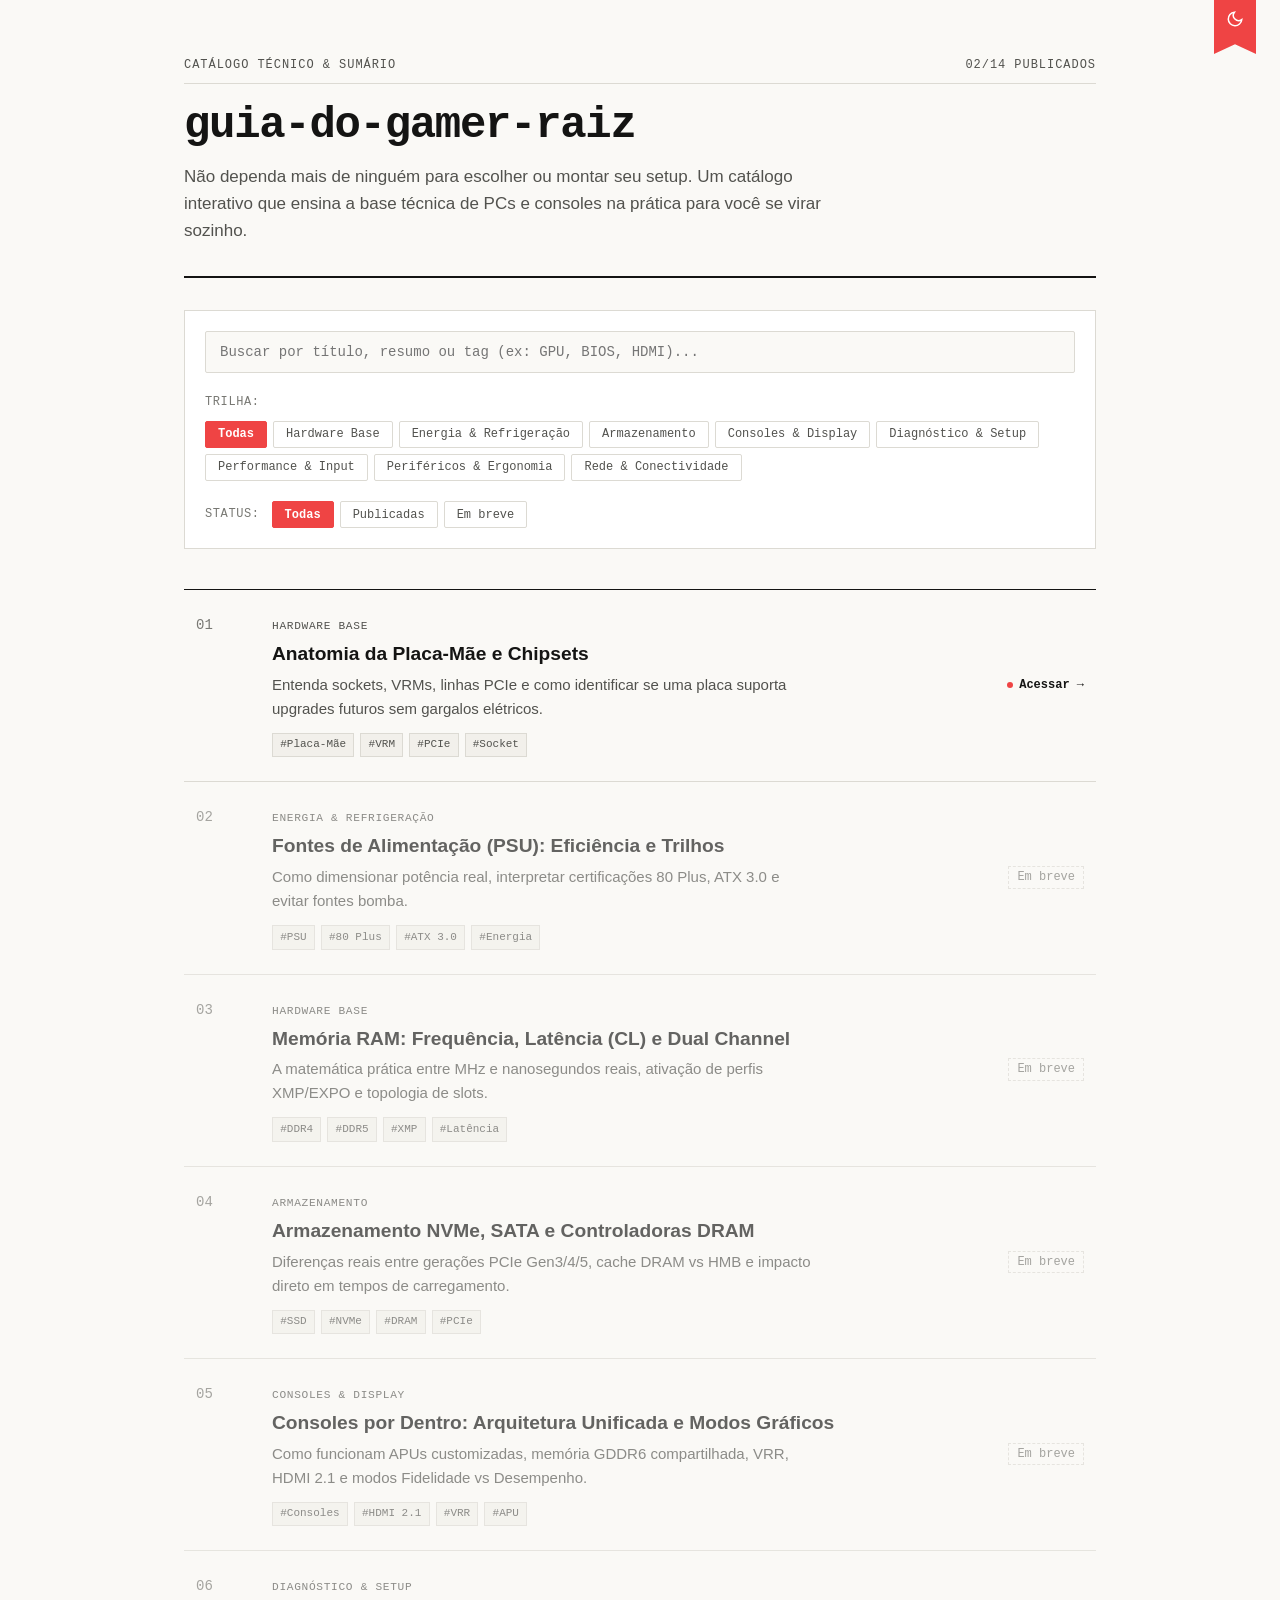
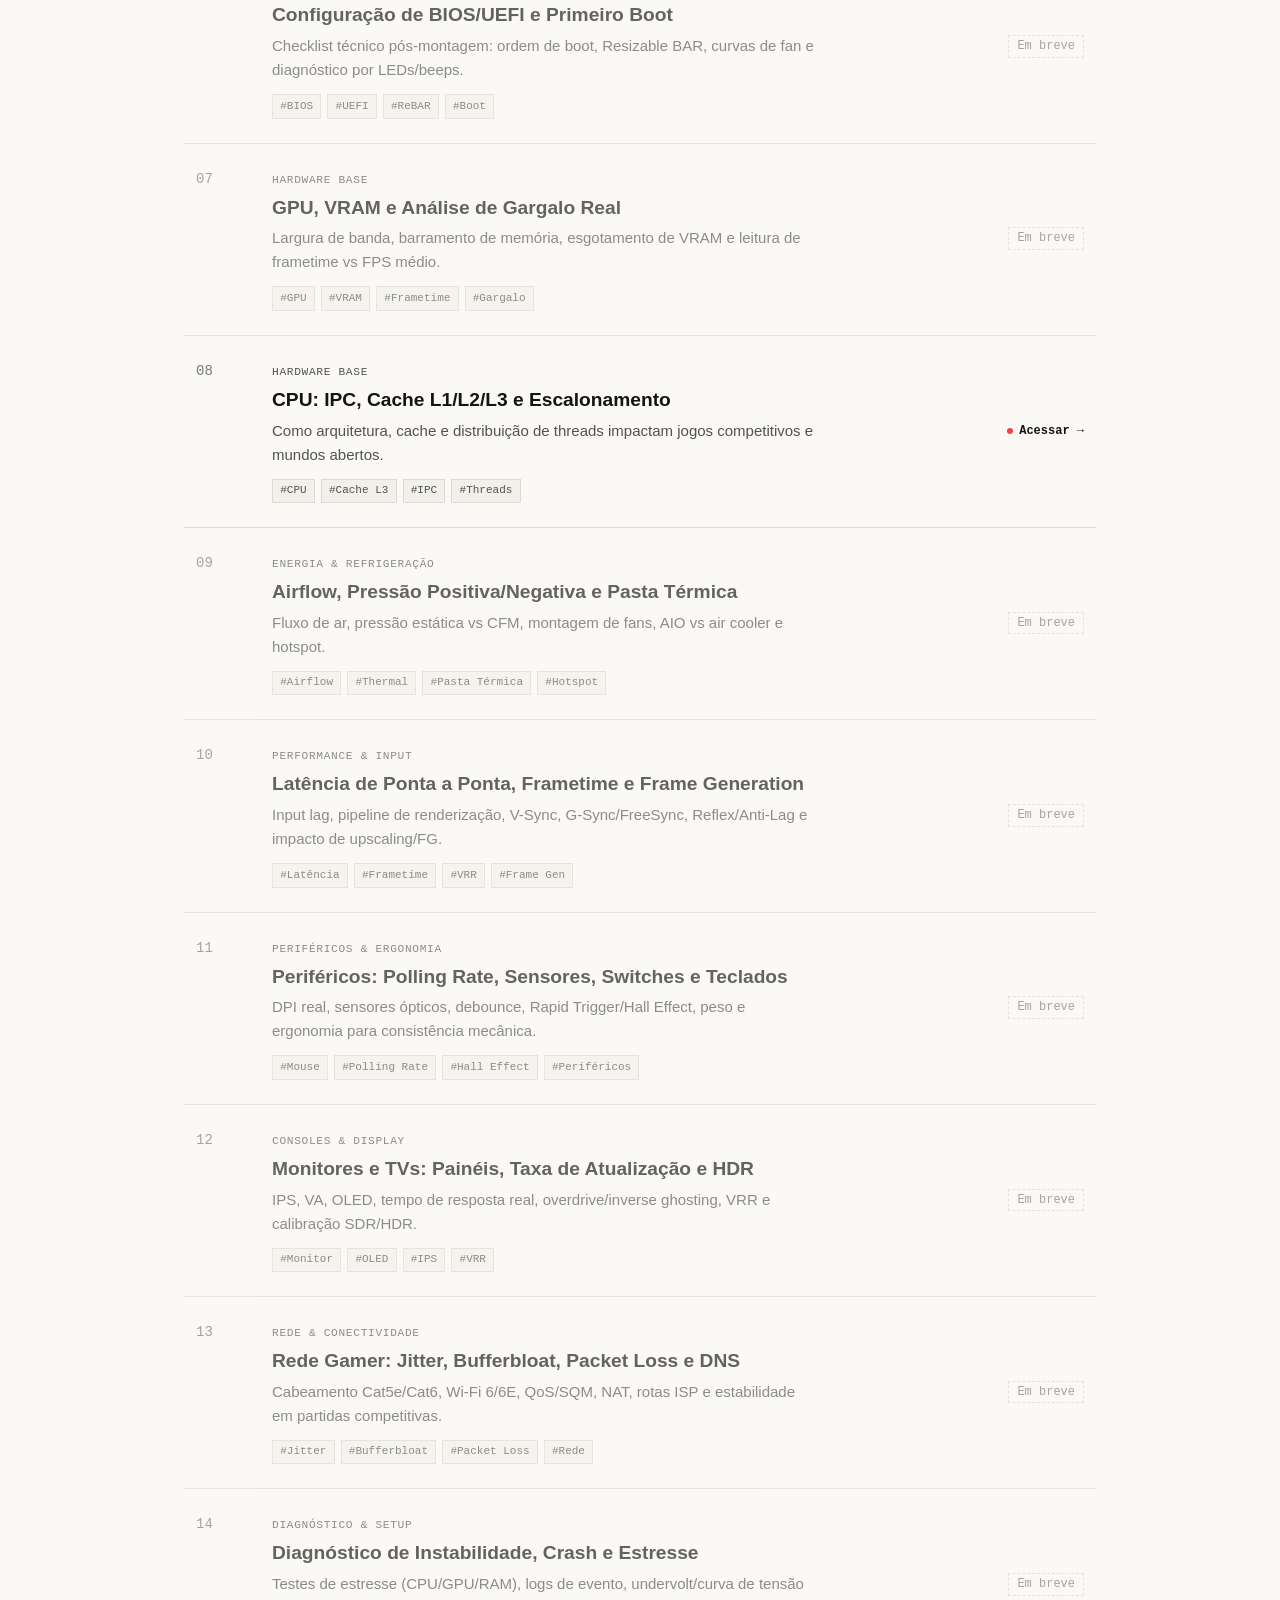
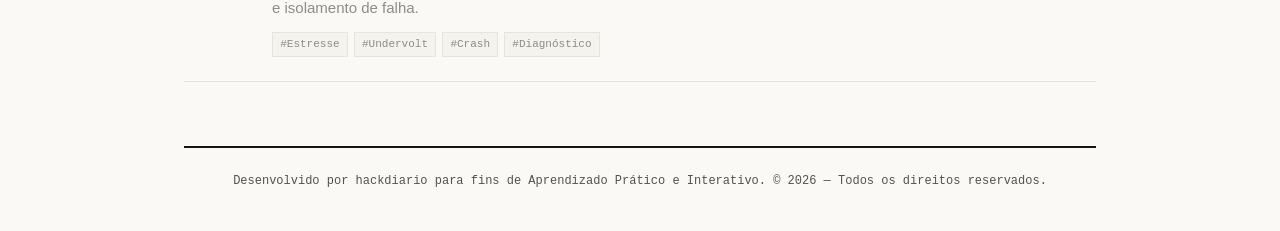
<file: index.html>
<!DOCTYPE html>
<html lang="pt-BR">
<head>
  <meta charset="UTF-8">
  <meta name="viewport" content="width=device-width, initial-scale=1.0">
  <title>guia-do-gamer-raiz — Índice Central</title>
  <link rel="stylesheet" href="./assets/css/style.css">
  <script>
    (function() {
      const savedTheme = localStorage.getItem('ggr-theme') ||
        (window.matchMedia('(prefers-color-scheme: dark)').matches ? 'dark' : 'light');
      document.documentElement.setAttribute('data-theme', savedTheme);
    })();
  </script>
</head>
<body>
  <button id="theme-toggle" class="bookmark-toggle" type="button" aria-label="Alternar tema claro/escuro" title="Alternar tema">
    <svg class="icon-sun" width="18" height="18" viewBox="0 0 24 24" fill="none" stroke="currentColor" stroke-width="2">
      <circle cx="12" cy="12" r="5"></circle>
      <line x1="12" y1="1" x2="12" y2="3"></line>
      <line x1="12" y1="21" x2="12" y2="23"></line>
      <line x1="4.22" y1="4.22" x2="5.64" y2="5.64"></line>
      <line x1="18.36" y1="18.36" x2="19.78" y2="19.78"></line>
      <line x1="1" y1="12" x2="3" y2="12"></line>
      <line x1="21" y1="12" x2="23" y2="12"></line>
      <line x1="4.22" y1="19.78" x2="5.64" y2="18.36"></line>
      <line x1="18.36" y1="5.64" x2="19.78" y2="4.22"></line>
    </svg>
    <svg class="icon-moon" width="18" height="18" viewBox="0 0 24 24" fill="none" stroke="currentColor" stroke-width="2">
      <path d="M21 12.79A9 9 0 1 1 11.21 3 7 7 0 0 0 21 12.79z"></path>
    </svg>
  </button>

  <div class="container">
    <header class="editorial-header">
      <div class="meta-bar">
        <span>CATÁLOGO TÉCNICO & SUMÁRIO</span>
        <span id="catalog-stats">00 TÓPICOS</span>
      </div>
      <h1 class="site-title">guia-do-gamer-raiz</h1>
      <p class="site-subtitle">
        Não dependa mais de ninguém para escolher ou montar seu setup. Um catálogo interativo que ensina a base técnica de PCs e consoles na prática para você se virar sozinho.
      </p>
    </header>

    <section class="controls-panel" aria-label="Controles de busca e filtragem">
      <div class="search-box">
        <label for="search-input" class="sr-only">Buscar tópicos</label>
        <input type="search" id="search-input" placeholder="Buscar por título, resumo ou tag (ex: GPU, BIOS, HDMI)..." autocomplete="off">
        <button type="button" id="clear-search" class="btn-clear" hidden aria-label="Limpar busca">Limpar</button>
      </div>

      <div class="filters-row">
        <div class="filter-group" role="group" aria-label="Filtrar por trilha">
          <span class="filter-label">Trilha:</span>
          <div id="category-filters" class="chip-list"></div>
        </div>

        <div class="filter-group" role="group" aria-label="Filtrar por status">
          <span class="filter-label">Status:</span>
          <div id="status-filters" class="chip-list">
            <button type="button" class="filter-chip is-active" data-status="Todas">Todas</button>
            <button type="button" class="filter-chip" data-status="Publicada">Publicadas</button>
            <button type="button" class="filter-chip" data-status="Em breve">Em breve</button>
          </div>
        </div>
      </div>
    </section>

    <main id="catalog-container" class="catalog-index" aria-live="polite"></main>

    <footer class="editorial-footer">
      <p>Desenvolvido por hackdiario para fins de Aprendizado Prático e Interativo. © 2026 — Todos os direitos reservados.</p>
    </footer>
  </div>

  <script src="./assets/js/hub.js"></script>
</body>
</html>
</file>
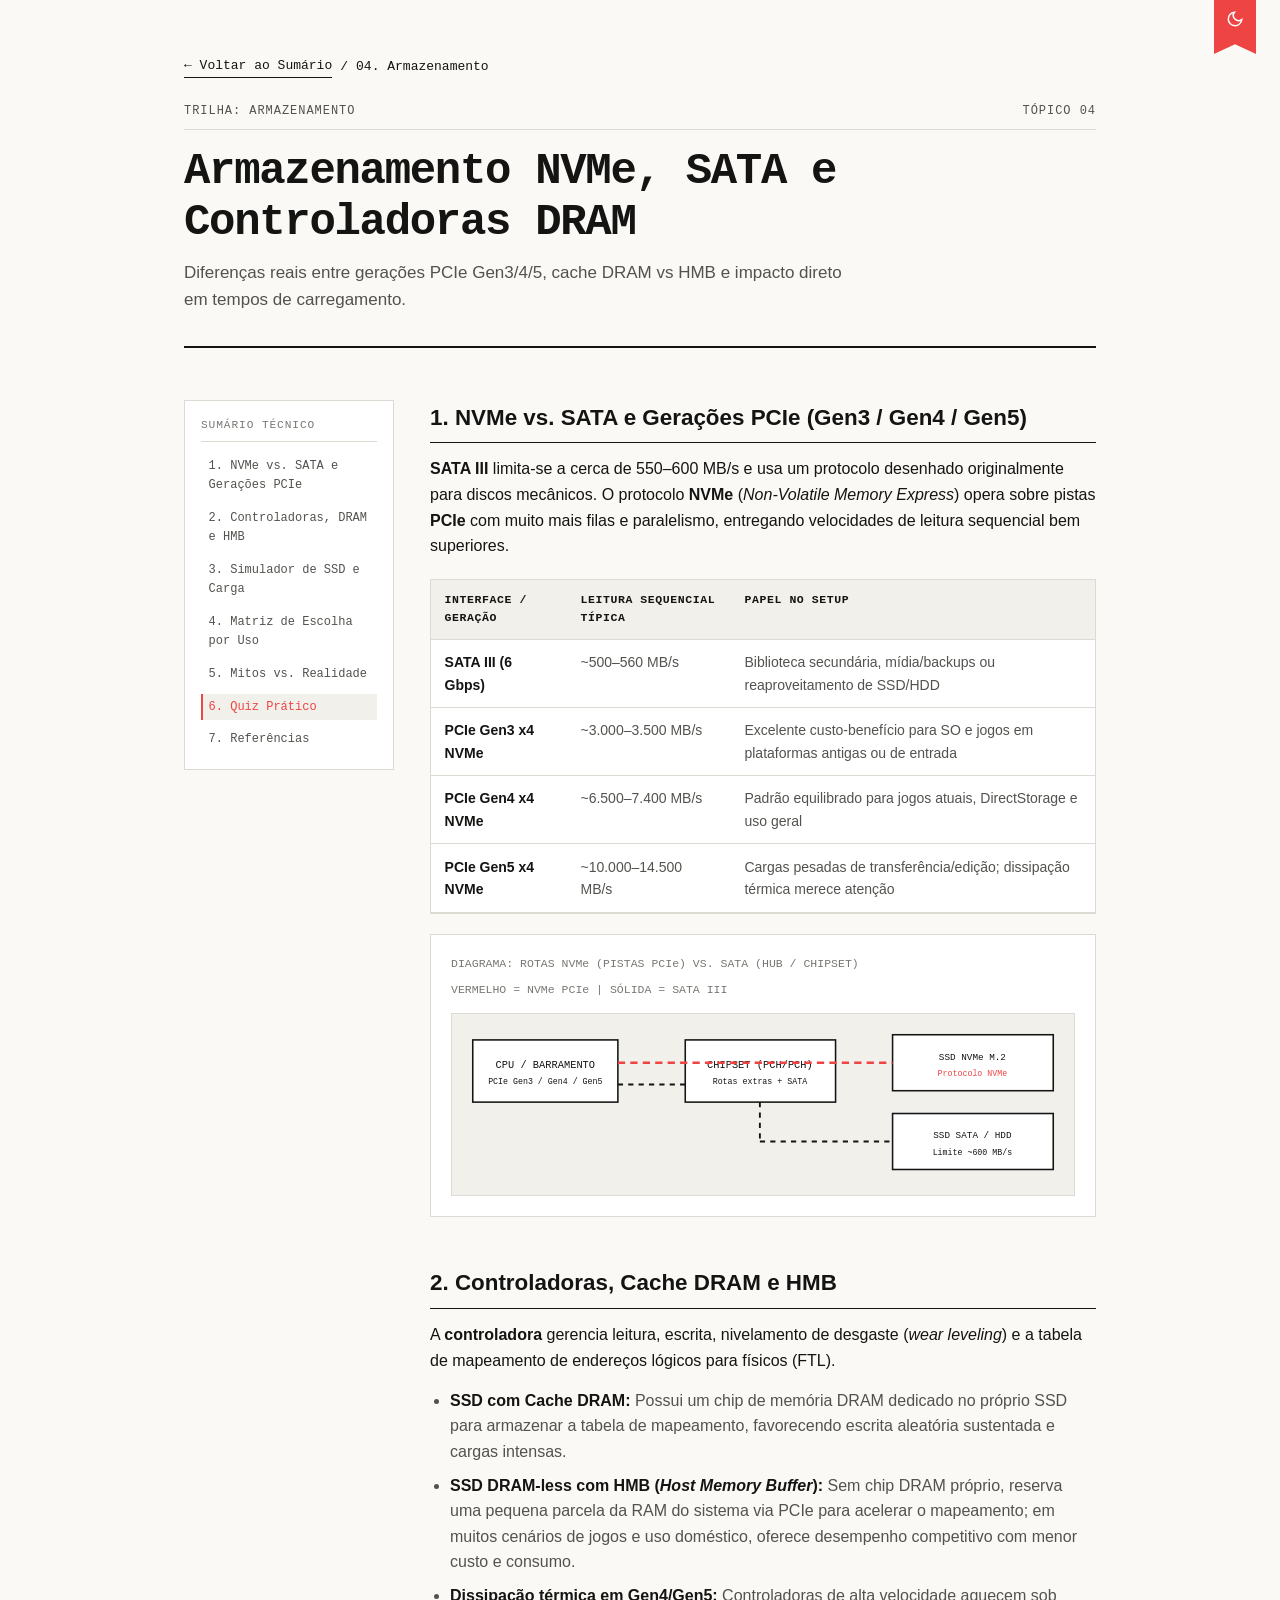
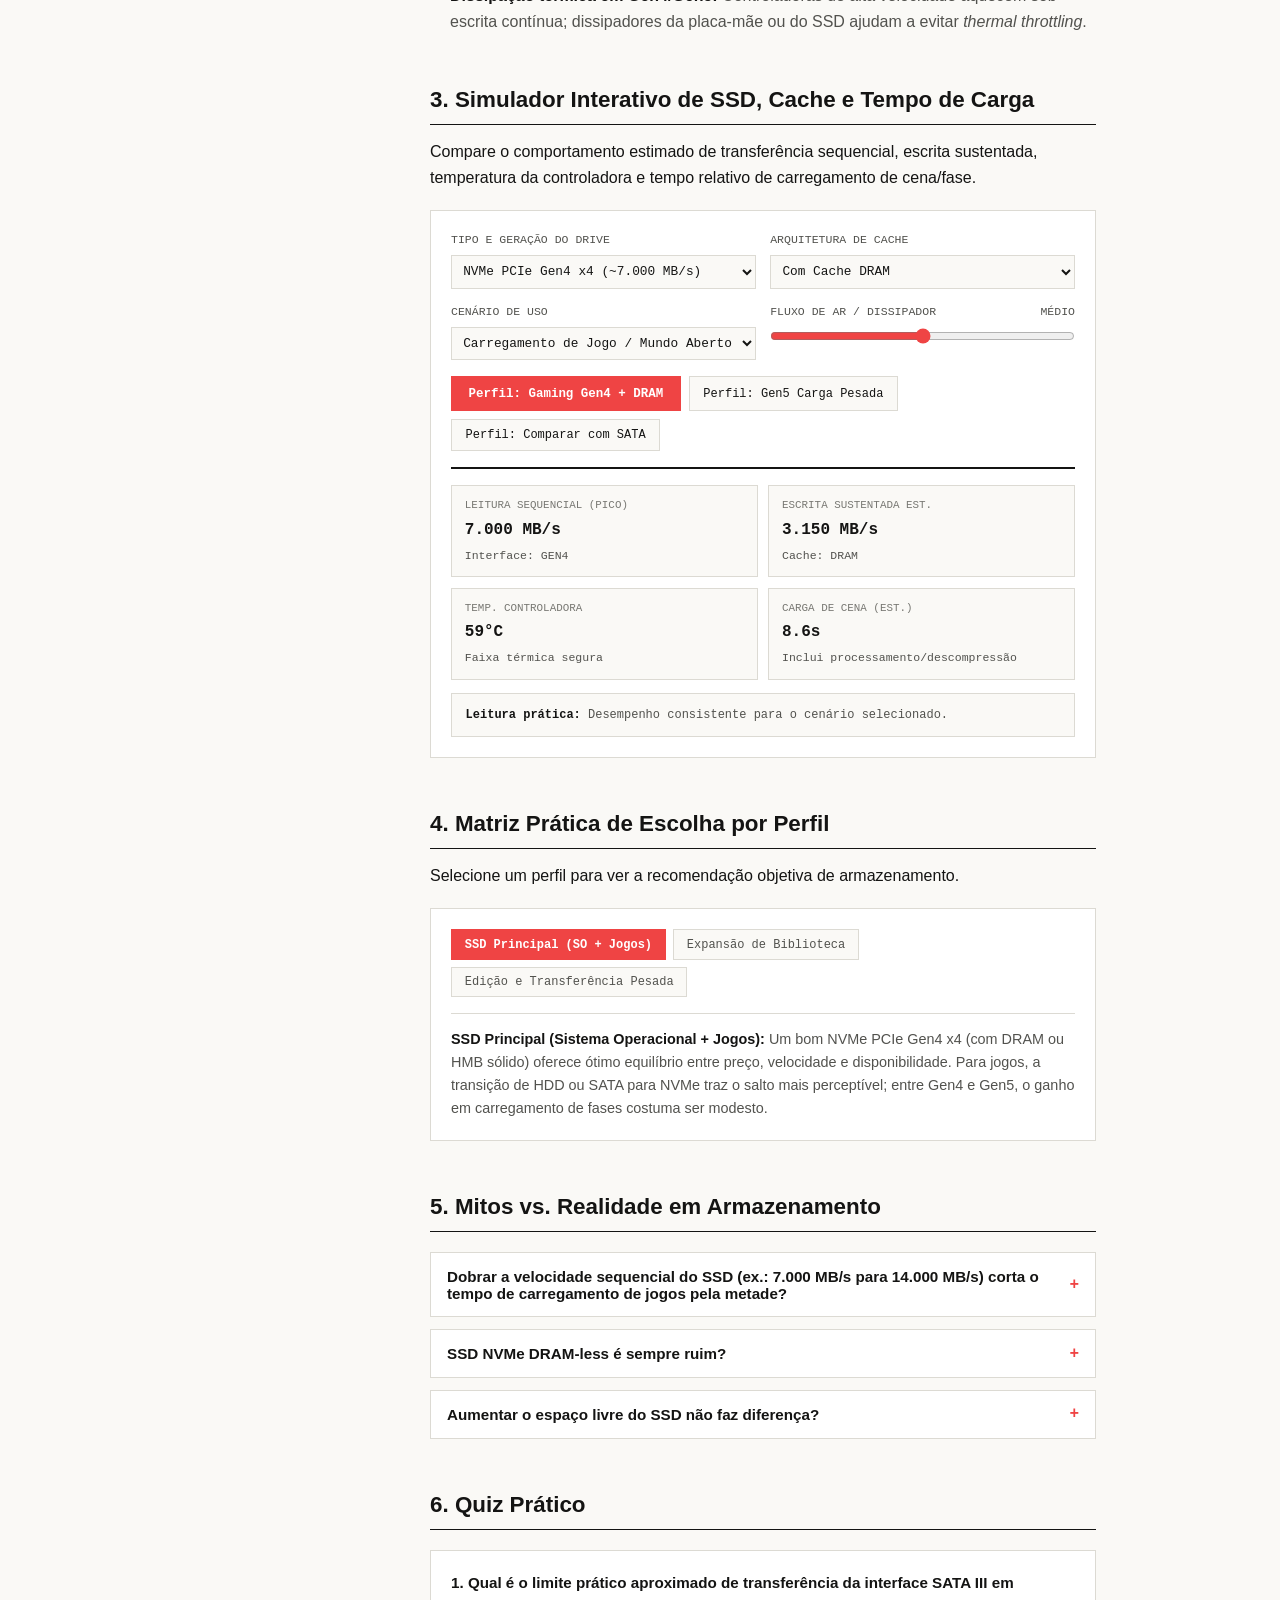
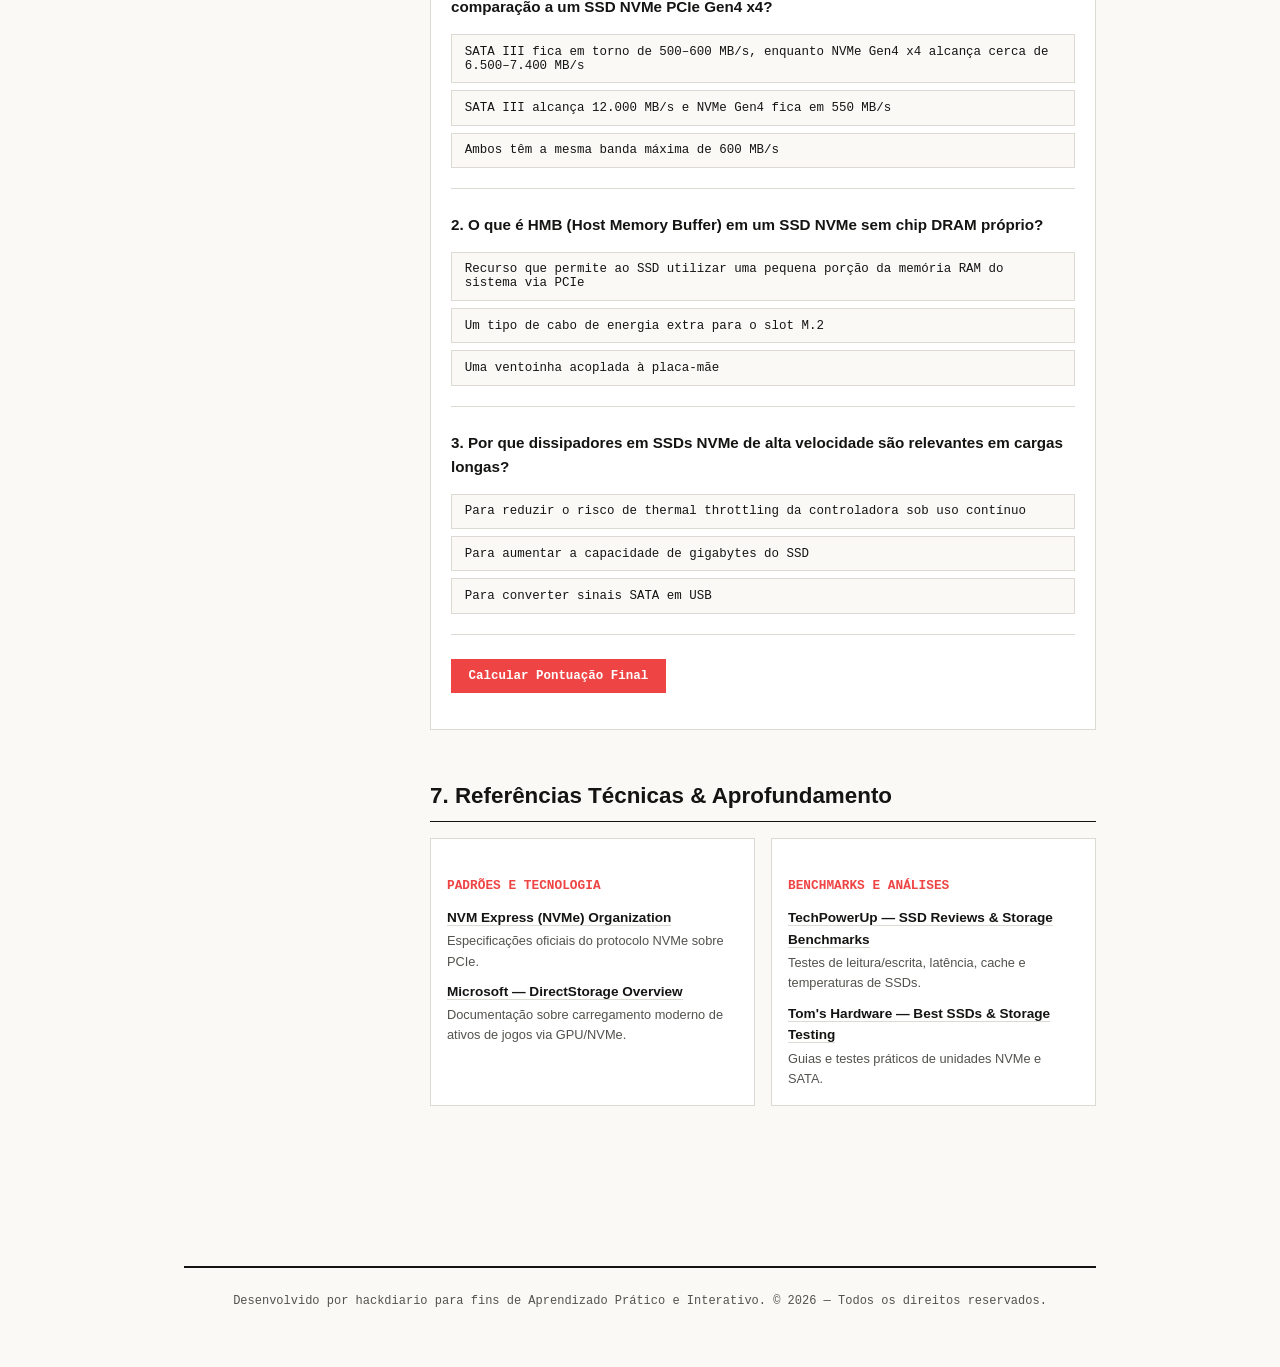
<file: topics/armazenamento-nvme/index.html>
<!DOCTYPE html>
<html lang="pt-BR">
<head>
  <meta charset="UTF-8">
  <meta name="viewport" content="width=device-width, initial-scale=1.0">
  <title>04 — Armazenamento NVMe, SATA e Controladoras DRAM | guia-do-gamer-raiz</title>
  <link rel="stylesheet" href="../../assets/css/style.css">
  <script>
    (function() {
      const savedTheme = localStorage.getItem('ggr-theme') ||
        (window.matchMedia('(prefers-color-scheme: dark)').matches ? 'dark' : 'light');
      document.documentElement.setAttribute('data-theme', savedTheme);
    })();
  </script>
  <style>
    .topic-layout {
      display: grid;
      grid-template-columns: 210px 1fr;
      gap: 2.25rem;
      align-items: start;
      padding: 1.25rem 0 3rem;
    }

    .anchor-nav {
      position: sticky;
      top: 1.5rem;
      border: 1px solid var(--border-color);
      background-color: var(--bg-surface);
      padding: 1rem;
    }

    .anchor-nav-title {
      font-family: var(--font-mono);
      font-size: 0.7rem;
      text-transform: uppercase;
      letter-spacing: 0.08em;
      color: var(--text-muted);
      margin-bottom: 0.75rem;
      padding-bottom: 0.4rem;
      border-bottom: 1px solid var(--border-color);
    }

    .anchor-nav ul {
      list-style: none;
      display: flex;
      flex-direction: column;
      gap: 0.45rem;
    }

    .anchor-nav a {
      font-family: var(--font-mono);
      font-size: 0.75rem;
      color: var(--text-secondary);
      text-decoration: none;
      display: block;
      padding: 0.2rem 0.35rem;
      border-left: 2px solid transparent;
      transition: all var(--transition-fast);
    }

    .anchor-nav a:hover,
    .anchor-nav a.is-active {
      color: var(--accent-red);
      border-left-color: var(--accent-red);
      background-color: var(--bg-subtle);
    }

    .topic-main section {
      margin-bottom: 3rem;
      scroll-margin-top: 1.5rem;
    }

    .topic-main h2 {
      font-size: 1.4rem;
      font-weight: 700;
      margin-bottom: 0.85rem;
      padding-bottom: 0.4rem;
      border-bottom: 1px solid var(--border-strong);
    }

    .topic-main h3 {
      font-size: 1.05rem;
      font-weight: 700;
      margin: 1.35rem 0 0.5rem;
    }

    .topic-main p {
      margin-bottom: 0.9rem;
      color: var(--text-primary);
    }

    .tech-list {
      margin: 0.75rem 0 1.25rem 1.25rem;
      display: flex;
      flex-direction: column;
      gap: 0.5rem;
    }

    .tech-list li {
      color: var(--text-secondary);
    }

    .tech-list strong {
      color: var(--text-primary);
    }

    .spec-table-wrap {
      overflow-x: auto;
      margin: 1.25rem 0;
      border: 1px solid var(--border-color);
      background-color: var(--bg-surface);
    }

    .spec-table {
      width: 100%;
      border-collapse: collapse;
      font-size: 0.875rem;
    }

    .spec-table th,
    .spec-table td {
      padding: 0.7rem 0.85rem;
      text-align: left;
      border-bottom: 1px solid var(--border-color);
      vertical-align: top;
    }

    .spec-table th {
      font-family: var(--font-mono);
      font-size: 0.72rem;
      text-transform: uppercase;
      letter-spacing: 0.05em;
      background-color: var(--bg-subtle);
      color: var(--text-primary);
    }

    .spec-table td {
      color: var(--text-secondary);
    }

    .spec-table td strong {
      color: var(--text-primary);
    }

    /* Diagrama de Caminhos de Armazenamento */
    .diagram-box {
      border: 1px solid var(--border-color);
      background-color: var(--bg-surface);
      padding: 1.25rem;
      margin: 1.25rem 0;
    }

    .diagram-top {
      display: flex;
      justify-content: space-between;
      align-items: center;
      flex-wrap: wrap;
      gap: 0.5rem;
      font-family: var(--font-mono);
      font-size: 0.72rem;
      color: var(--text-muted);
      margin-bottom: 0.85rem;
    }

    .storage-svg {
      width: 100%;
      height: auto;
      display: block;
      background-color: var(--bg-subtle);
      border: 1px solid var(--border-color);
    }

    .lane-nvme {
      stroke: var(--accent-red);
      stroke-width: 2.4;
      stroke-dasharray: 7 5;
      fill: none;
      animation: nvmePulse 1s linear infinite;
    }

    .lane-sata {
      stroke: var(--text-primary);
      stroke-width: 1.8;
      stroke-dasharray: 5 5;
      fill: none;
      animation: nvmePulse 1.8s linear infinite;
    }

    @keyframes nvmePulse {
      to {
        stroke-dashoffset: -24;
      }
    }

    /* Simulador de SSD e Carga em Jogos */
    .ssd-panel {
      border: 1px solid var(--border-color);
      background-color: var(--bg-surface);
      padding: 1.25rem;
      margin: 1.25rem 0;
    }

    .ssd-controls {
      display: grid;
      grid-template-columns: repeat(2, 1fr);
      gap: 0.9rem;
      margin-bottom: 1rem;
    }

    .ssd-field {
      display: flex;
      flex-direction: column;
      gap: 0.35rem;
    }

    .ssd-field label {
      font-family: var(--font-mono);
      font-size: 0.72rem;
      text-transform: uppercase;
      color: var(--text-secondary);
      display: flex;
      justify-content: space-between;
    }

    .ssd-field select,
    .ssd-field input[type="range"] {
      width: 100%;
      font-family: var(--font-mono);
      font-size: 0.8rem;
      color: var(--text-primary);
      background-color: var(--bg-page);
      border: 1px solid var(--border-color);
      padding: 0.45rem;
    }

    .ssd-field input[type="range"] {
      padding: 0;
      accent-color: var(--accent-red);
      cursor: pointer;
    }

    .ssd-presets {
      display: flex;
      flex-wrap: wrap;
      gap: 0.5rem;
      margin-bottom: 1rem;
    }

    .btn-ghost {
      font-family: var(--font-mono);
      font-size: 0.75rem;
      padding: 0.5rem 0.85rem;
      background-color: var(--bg-page);
      color: var(--text-primary);
      border: 1px solid var(--border-color);
      cursor: pointer;
    }

    .btn-ghost:hover {
      border-color: var(--accent-red);
    }

    .ssd-metrics {
      display: grid;
      grid-template-columns: repeat(2, 1fr);
      gap: 0.65rem;
      border-top: 2px solid var(--border-strong);
      padding-top: 1rem;
    }

    .metric-card {
      border: 1px solid var(--border-color);
      background-color: var(--bg-page);
      padding: 0.7rem 0.8rem;
    }

    .metric-label {
      font-family: var(--font-mono);
      font-size: 0.68rem;
      text-transform: uppercase;
      color: var(--text-muted);
      display: block;
    }

    .metric-val {
      font-family: var(--font-mono);
      font-size: 1rem;
      font-weight: 700;
      margin-top: 0.2rem;
      display: block;
    }

    .metric-sub {
      font-family: var(--font-mono);
      font-size: 0.72rem;
      color: var(--text-secondary);
      margin-top: 0.2rem;
      display: block;
    }

    .is-warn {
      color: var(--accent-red);
    }

    .ssd-diag {
      margin-top: 0.85rem;
      border: 1px solid var(--border-color);
      background-color: var(--bg-page);
      padding: 0.7rem 0.85rem;
      font-family: var(--font-mono);
      font-size: 0.75rem;
      color: var(--text-secondary);
    }

    .ssd-diag strong {
      color: var(--text-primary);
    }

    /* Matriz de Escolha Rápida */
    .matrix-box {
      border: 1px solid var(--border-color);
      background-color: var(--bg-surface);
      padding: 1.25rem;
      margin: 1.25rem 0;
    }

    .matrix-tabs {
      display: flex;
      flex-wrap: wrap;
      gap: 0.45rem;
      margin-bottom: 1rem;
    }

    .matrix-tab {
      font-family: var(--font-mono);
      font-size: 0.75rem;
      padding: 0.45rem 0.8rem;
      background-color: var(--bg-page);
      color: var(--text-secondary);
      border: 1px solid var(--border-color);
      cursor: pointer;
    }

    .matrix-tab.is-active {
      background-color: var(--accent-red);
      border-color: var(--accent-red);
      color: var(--text-on-accent);
      font-weight: 600;
    }

    .matrix-output {
      border-top: 1px solid var(--border-color);
      padding-top: 0.85rem;
      font-size: 0.9rem;
      color: var(--text-secondary);
    }

    .matrix-output strong {
      color: var(--text-primary);
    }

    /* Raio-X e Quiz */
    .xray-list {
      display: flex;
      flex-direction: column;
      gap: 0.75rem;
      margin: 1.25rem 0;
    }

    .xray-card {
      border: 1px solid var(--border-color);
      background-color: var(--bg-surface);
    }

    .xray-trigger {
      width: 100%;
      text-align: left;
      background: none;
      border: none;
      color: var(--text-primary);
      padding: 0.9rem 1rem;
      font-family: var(--font-sans);
      font-size: 0.95rem;
      font-weight: 700;
      cursor: pointer;
      display: flex;
      justify-content: space-between;
      align-items: center;
      gap: 1rem;
    }

    .xray-trigger:hover {
      background-color: var(--bg-subtle);
    }

    .xray-indicator {
      font-family: var(--font-mono);
      color: var(--accent-red);
      font-size: 1rem;
      flex-shrink: 0;
    }

    .xray-body {
      display: none;
      padding: 0 1rem 1rem;
      border-top: 1px solid var(--border-color);
      font-size: 0.9rem;
      color: var(--text-secondary);
    }

    .xray-card.is-open .xray-body {
      display: block;
      padding-top: 0.85rem;
    }

    .quiz-box {
      border: 1px solid var(--border-color);
      background-color: var(--bg-surface);
      padding: 1.25rem;
      margin: 1.25rem 0;
    }

    .quiz-question {
      margin-bottom: 1.5rem;
      padding-bottom: 1.25rem;
      border-bottom: 1px solid var(--border-color);
    }

    .quiz-q-title {
      font-weight: 700;
      margin-bottom: 0.65rem;
      font-size: 0.95rem;
    }

    .quiz-options {
      display: flex;
      flex-direction: column;
      gap: 0.45rem;
    }

    .quiz-option-btn {
      text-align: left;
      padding: 0.6rem 0.8rem;
      font-family: var(--font-mono);
      font-size: 0.78rem;
      color: var(--text-primary);
      background-color: var(--bg-page);
      border: 1px solid var(--border-color);
      cursor: pointer;
      transition: all var(--transition-fast);
    }

    .quiz-option-btn:hover:not(:disabled) {
      border-color: var(--accent-red);
    }

    .quiz-option-btn.is-correct {
      border-color: var(--border-strong);
      background-color: var(--bg-subtle);
      font-weight: 700;
    }

    .quiz-option-btn.is-wrong {
      border-color: var(--accent-red);
      color: var(--accent-red);
    }

    .quiz-feedback {
      margin-top: 0.6rem;
      font-size: 0.85rem;
      color: var(--text-secondary);
      padding: 0.6rem 0.75rem;
      background-color: var(--bg-subtle);
      border-left: 2px solid var(--accent-red);
    }

    .btn-primary-red {
      font-family: var(--font-mono);
      font-size: 0.78rem;
      font-weight: 600;
      padding: 0.65rem 1.1rem;
      background-color: var(--accent-red);
      color: var(--text-on-accent);
      border: none;
      cursor: pointer;
    }

    .btn-primary-red:hover {
      background-color: var(--accent-red-hover);
    }

    .quiz-score {
      margin-top: 1rem;
      font-family: var(--font-mono);
      font-size: 0.85rem;
      font-weight: 700;
    }

    .ref-grid {
      display: grid;
      grid-template-columns: repeat(auto-fit, minmax(260px, 1fr));
      gap: 1rem;
      margin-top: 1rem;
    }

    .ref-card {
      border: 1px solid var(--border-color);
      background-color: var(--bg-surface);
      padding: 1rem;
    }

    .ref-card h3 {
      font-family: var(--font-mono);
      font-size: 0.8rem;
      text-transform: uppercase;
      color: var(--accent-red);
      margin-bottom: 0.65rem;
    }

    .ref-card ul {
      list-style: none;
      display: flex;
      flex-direction: column;
      gap: 0.55rem;
      font-size: 0.85rem;
    }

    .ref-card a {
      color: var(--text-primary);
      font-weight: 600;
      text-decoration: none;
      border-bottom: 1px solid var(--border-color);
    }

    .ref-card a:hover {
      color: var(--accent-red);
      border-bottom-color: var(--accent-red);
    }

    .ref-card span {
      display: block;
      color: var(--text-secondary);
      font-size: 0.8rem;
      margin-top: 0.15rem;
    }

    @media (max-width: 820px) {
      .topic-layout {
        grid-template-columns: 1fr;
      }

      .anchor-nav {
        position: static;
      }

      .ssd-controls,
      .ssd-metrics {
        grid-template-columns: 1fr;
      }
    }
  </style>
</head>
<body>
  <button id="theme-toggle" class="bookmark-toggle" type="button" aria-label="Alternar tema claro/escuro" title="Alternar tema">
    <svg class="icon-sun" width="18" height="18" viewBox="0 0 24 24" fill="none" stroke="currentColor" stroke-width="2">
      <circle cx="12" cy="12" r="5"></circle>
      <line x1="12" y1="1" x2="12" y2="3"></line>
      <line x1="12" y1="21" x2="12" y2="23"></line>
      <line x1="4.22" y1="4.22" x2="5.64" y2="5.64"></line>
      <line x1="18.36" y1="18.36" x2="19.78" y2="19.78"></line>
      <line x1="1" y1="12" x2="3" y2="12"></line>
      <line x1="21" y1="12" x2="23" y2="12"></line>
      <line x1="4.22" y1="19.78" x2="5.64" y2="18.36"></line>
      <line x1="18.36" y1="5.64" x2="19.78" y2="4.22"></line>
    </svg>
    <svg class="icon-moon" width="18" height="18" viewBox="0 0 24 24" fill="none" stroke="currentColor" stroke-width="2">
      <path d="M21 12.79A9 9 0 1 1 11.21 3 7 7 0 0 0 21 12.79z"></path>
    </svg>
  </button>

  <div class="container">
    <nav class="breadcrumb" aria-label="Navegação estrutural">
      <a href="../../index.html">&larr; Voltar ao Sumário</a>
      <span>/</span>
      <span>04. Armazenamento</span>
    </nav>

    <header class="editorial-header">
      <div class="meta-bar">
        <span>TRILHA: ARMAZENAMENTO</span>
        <span>TÓPICO 04</span>
      </div>
      <h1 class="site-title">Armazenamento NVMe, SATA e Controladoras DRAM</h1>
      <p class="site-subtitle">
        Diferenças reais entre gerações PCIe Gen3/4/5, cache DRAM vs HMB e impacto direto em tempos de carregamento.
      </p>
    </header>

    <div class="topic-layout">
      <aside class="anchor-nav" aria-label="Índice da seção">
        <div class="anchor-nav-title">Sumário Técnico</div>
        <ul id="anchor-list">
          <li><a href="#sec-nvme-sata">1. NVMe vs. SATA e Gerações PCIe</a></li>
          <li><a href="#sec-dram-hmb">2. Controladoras, DRAM e HMB</a></li>
          <li><a href="#sec-sim-ssd">3. Simulador de SSD e Carga</a></li>
          <li><a href="#sec-matriz-uso">4. Matriz de Escolha por Uso</a></li>
          <li><a href="#sec-raiox">5. Mitos vs. Realidade</a></li>
          <li><a href="#sec-quiz">6. Quiz Prático</a></li>
          <li><a href="#sec-referencias">7. Referências</a></li>
        </ul>
      </aside>

      <main class="topic-main">
        <section id="sec-nvme-sata">
          <h2>1. NVMe vs. SATA e Gerações PCIe (Gen3 / Gen4 / Gen5)</h2>
          <p>
            <strong>SATA III</strong> limita-se a cerca de 550–600 MB/s e usa um protocolo desenhado originalmente para discos mecânicos. O protocolo <strong>NVMe</strong> (<em>Non-Volatile Memory Express</em>) opera sobre pistas <strong>PCIe</strong> com muito mais filas e paralelismo, entregando velocidades de leitura sequencial bem superiores.
          </p>

          <div class="spec-table-wrap">
            <table class="spec-table">
              <thead>
                <tr>
                  <th>Interface / Geração</th>
                  <th>Leitura Sequencial Típica</th>
                  <th>Papel no Setup</th>
                </tr>
              </thead>
              <tbody>
                <tr>
                  <td><strong>SATA III (6 Gbps)</strong></td>
                  <td>~500–560 MB/s</td>
                  <td>Biblioteca secundária, mídia/backups ou reaproveitamento de SSD/HDD</td>
                </tr>
                <tr>
                  <td><strong>PCIe Gen3 x4 NVMe</strong></td>
                  <td>~3.000–3.500 MB/s</td>
                  <td>Excelente custo-benefício para SO e jogos em plataformas antigas ou de entrada</td>
                </tr>
                <tr>
                  <td><strong>PCIe Gen4 x4 NVMe</strong></td>
                  <td>~6.500–7.400 MB/s</td>
                  <td>Padrão equilibrado para jogos atuais, DirectStorage e uso geral</td>
                </tr>
                <tr>
                  <td><strong>PCIe Gen5 x4 NVMe</strong></td>
                  <td>~10.000–14.500 MB/s</td>
                  <td>Cargas pesadas de transferência/edição; dissipação térmica merece atenção</td>
                </tr>
              </tbody>
            </table>
          </div>

          <div class="diagram-box">
            <div class="diagram-top">
              <span>DIAGRAMA: ROTAS NVMe (PISTAS PCIe) VS. SATA (HUB / CHIPSET)</span>
              <span>VERMELHO = NVMe PCIe | SÓLIDA = SATA III</span>
            </div>
            <svg class="storage-svg" viewBox="0 0 600 175" role="img" aria-label="Comparação entre rota NVMe PCIe direta ou chipset e rota SATA">
              <rect x="20" y="25" width="140" height="60" fill="var(--bg-surface)" stroke="currentColor" stroke-width="1.5"></rect>
              <text x="90" y="52" text-anchor="middle" font-family="monospace" font-size="10" fill="currentColor">CPU / BARRAMENTO</text>
              <text x="90" y="68" text-anchor="middle" font-family="monospace" font-size="8" fill="currentColor">PCIe Gen3 / Gen4 / Gen5</text>

              <rect x="225" y="25" width="145" height="60" fill="var(--bg-surface)" stroke="currentColor" stroke-width="1.5"></rect>
              <text x="297" y="52" text-anchor="middle" font-family="monospace" font-size="10" fill="currentColor">CHIPSET (PCH/FCH)</text>
              <text x="297" y="68" text-anchor="middle" font-family="monospace" font-size="8" fill="currentColor">Rotas extras + SATA</text>

              <rect x="425" y="20" width="155" height="54" fill="var(--bg-surface)" stroke="currentColor" stroke-width="1.5"></rect>
              <text x="502" y="44" text-anchor="middle" font-family="monospace" font-size="9" fill="currentColor">SSD NVMe M.2</text>
              <text x="502" y="60" text-anchor="middle" font-family="monospace" font-size="8" fill="var(--accent-red)">Protocolo NVMe</text>

              <rect x="425" y="96" width="155" height="54" fill="var(--bg-surface)" stroke="currentColor" stroke-width="1.5"></rect>
              <text x="502" y="120" text-anchor="middle" font-family="monospace" font-size="9" fill="currentColor">SSD SATA / HDD</text>
              <text x="502" y="136" text-anchor="middle" font-family="monospace" font-size="8" fill="currentColor">Limite ~600 MB/s</text>

              <line x1="160" y1="47" x2="425" y2="47" class="lane-nvme"></line>
              <line x1="160" y1="68" x2="225" y2="68" class="lane-sata"></line>
              <line x1="297" y1="85" x2="297" y2="123" class="lane-sata"></line>
              <line x1="297" y1="123" x2="425" y2="123" class="lane-sata"></line>
            </svg>
          </div>
        </section>

        <section id="sec-dram-hmb">
          <h2>2. Controladoras, Cache DRAM e HMB</h2>
          <p>
            A <strong>controladora</strong> gerencia leitura, escrita, nivelamento de desgaste (<em>wear leveling</em>) e a tabela de mapeamento de endereços lógicos para físicos (FTL).
          </p>

          <ul class="tech-list">
            <li><strong>SSD com Cache DRAM:</strong> Possui um chip de memória DRAM dedicado no próprio SSD para armazenar a tabela de mapeamento, favorecendo escrita aleatória sustentada e cargas intensas.</li>
            <li><strong>SSD DRAM-less com HMB (<em>Host Memory Buffer</em>):</strong> Sem chip DRAM próprio, reserva uma pequena parcela da RAM do sistema via PCIe para acelerar o mapeamento; em muitos cenários de jogos e uso doméstico, oferece desempenho competitivo com menor custo e consumo.</li>
            <li><strong>Dissipação térmica em Gen4/Gen5:</strong> Controladoras de alta velocidade aquecem sob escrita contínua; dissipadores da placa-mãe ou do SSD ajudam a evitar <em>thermal throttling</em>.</li>
          </ul>
        </section>

        <section id="sec-sim-ssd">
          <h2>3. Simulador Interativo de SSD, Cache e Tempo de Carga</h2>
          <p>
            Compare o comportamento estimado de transferência sequencial, escrita sustentada, temperatura da controladora e tempo relativo de carregamento de cena/fase.
          </p>

          <div class="ssd-panel">
            <div class="ssd-controls">
              <div class="ssd-field">
                <label for="ssd-type"><span>Tipo e Geração do Drive</span></label>
                <select id="ssd-type">
                  <option value="sata">SATA III (~550 MB/s)</option>
                  <option value="gen3">NVMe PCIe Gen3 x4 (~3.400 MB/s)</option>
                  <option value="gen4" selected>NVMe PCIe Gen4 x4 (~7.000 MB/s)</option>
                  <option value="gen5">NVMe PCIe Gen5 x4 (~12.000 MB/s)</option>
                </select>
              </div>

              <div class="ssd-field">
                <label for="ssd-cache"><span>Arquitetura de Cache</span></label>
                <select id="ssd-cache">
                  <option value="dram" selected>Com Cache DRAM</option>
                  <option value="hmb">DRAM-less com HMB</option>
                  <option value="nodram">DRAM-less sem HMB</option>
                </select>
              </div>

              <div class="ssd-field">
                <label for="ssd-workload"><span>Cenário de Uso</span></label>
                <select id="ssd-workload">
                  <option value="game" selected>Carregamento de Jogo / Mundo Aberto</option>
                  <option value="transfer">Cópia / Extração de Arquivos Grandes</option>
                </select>
              </div>

              <div class="ssd-field">
                <label for="ssd-heatsink">
                  <span>Fluxo de Ar / Dissipador</span>
                  <span id="ssd-cool-val">Médio</span>
                </label>
                <input id="ssd-heatsink" type="range" min="0" max="100" step="25" value="50">
              </div>
            </div>

            <div class="ssd-presets">
              <button type="button" class="btn-primary-red" id="ssd-cmd-gen4">Perfil: Gaming Gen4 + DRAM</button>
              <button type="button" class="btn-ghost" id="ssd-cmd-gen5">Perfil: Gen5 Carga Pesada</button>
              <button type="button" class="btn-ghost" id="ssd-cmd-sata">Perfil: Comparar com SATA</button>
            </div>

            <div id="ssd-metrics" class="ssd-metrics" aria-live="polite"></div>
            <div id="ssd-diag" class="ssd-diag" aria-live="polite"></div>
          </div>
        </section>

        <section id="sec-matriz-uso">
          <h2>4. Matriz Prática de Escolha por Perfil</h2>
          <p>Selecione um perfil para ver a recomendação objetiva de armazenamento.</p>

          <div class="matrix-box">
            <div class="matrix-tabs" id="matrix-tabs">
              <button type="button" class="matrix-tab is-active" data-profile="gamer-main">SSD Principal (SO + Jogos)</button>
              <button type="button" class="matrix-tab" data-profile="library-extra">Expansão de Biblioteca</button>
              <button type="button" class="matrix-tab" data-profile="creator-heavy">Edição e Transferência Pesada</button>
            </div>
            <div id="matrix-output" class="matrix-output" aria-live="polite"></div>
          </div>
        </section>

        <section id="sec-raiox">
          <h2>5. Mitos vs. Realidade em Armazenamento</h2>
          <div id="xray-container" class="xray-list"></div>
        </section>

        <section id="sec-quiz">
          <h2>6. Quiz Prático</h2>
          <div id="quiz-container" class="quiz-box"></div>
        </section>

        <section id="sec-referencias">
          <h2>7. Referências Técnicas &amp; Aprofundamento</h2>
          <div id="references-container" class="ref-grid"></div>
        </section>
      </main>
    </div>

    <footer class="editorial-footer">
      <p>Desenvolvido por hackdiario para fins de Aprendizado Prático e Interativo. &copy; 2026 — Todos os direitos reservados.</p>
    </footer>
  </div>

  <script src="./assets/scripts/main.js"></script>
</body>
</html>
</file>
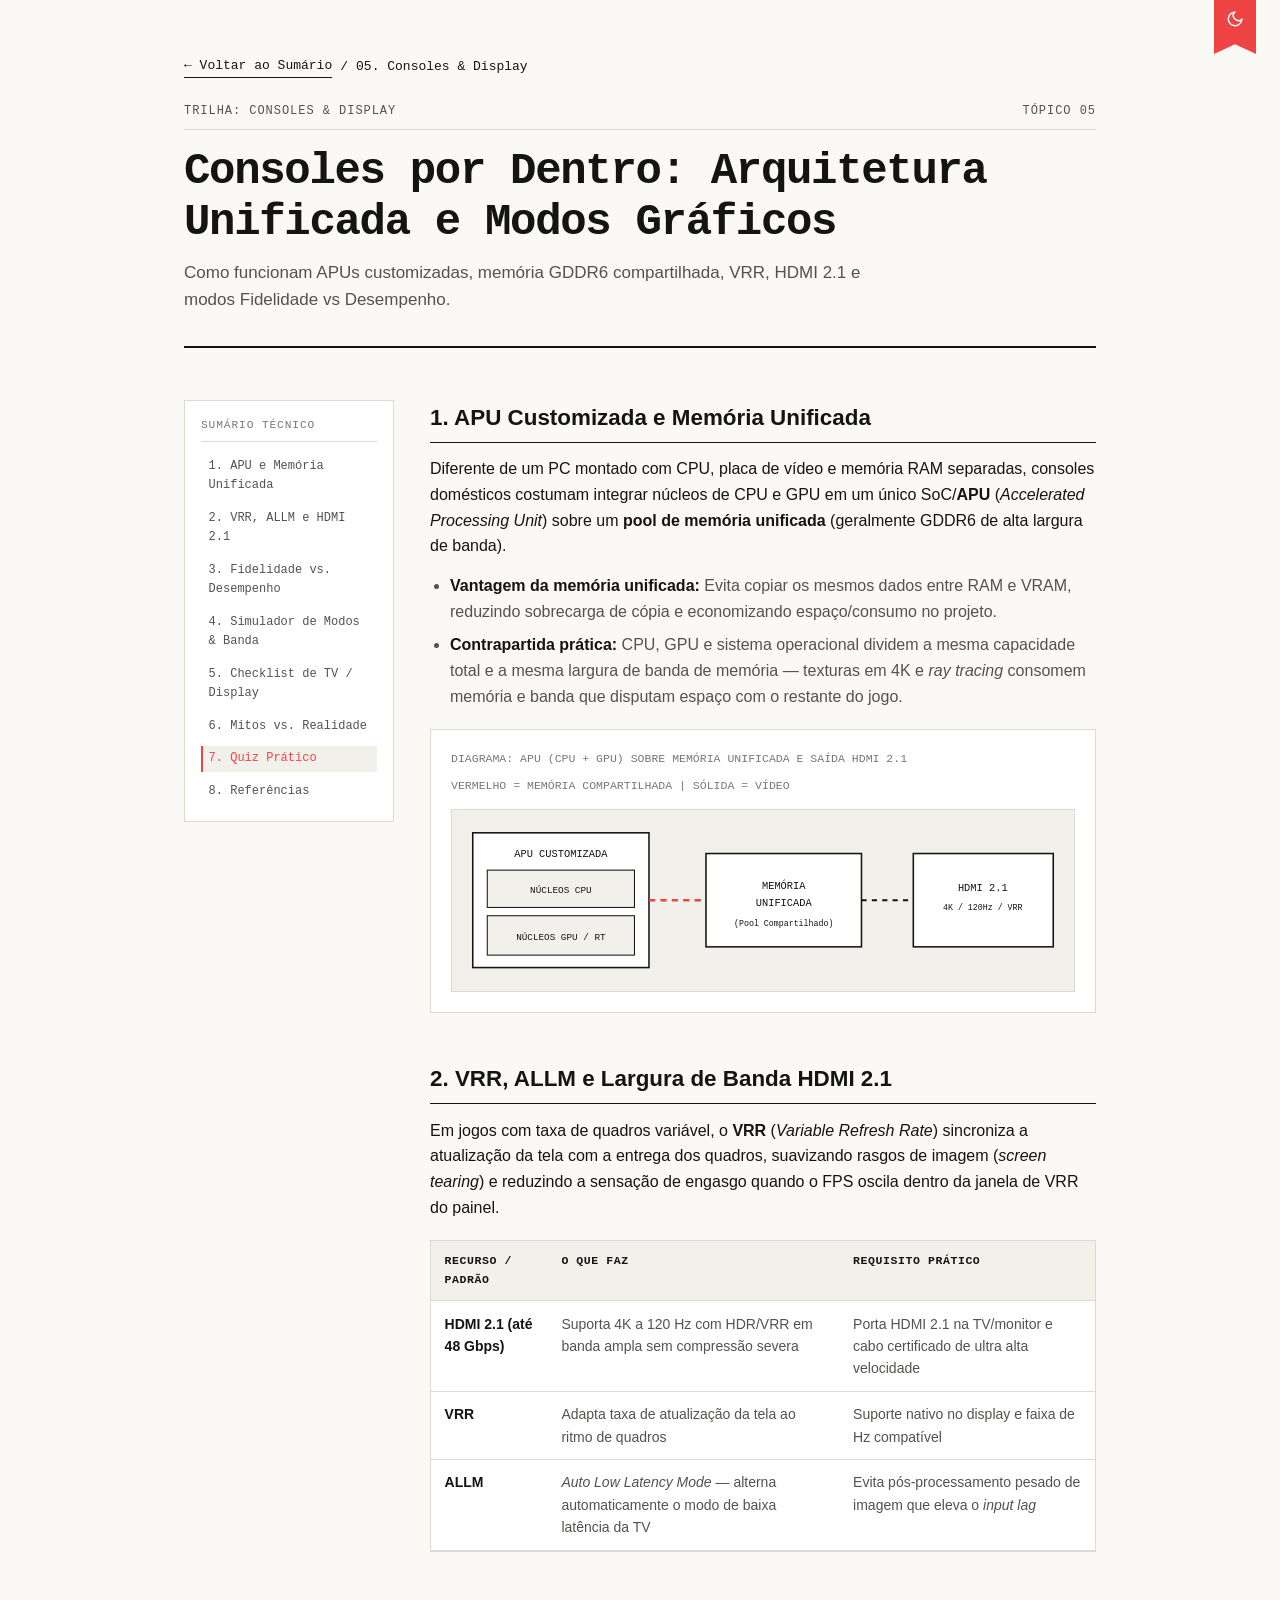
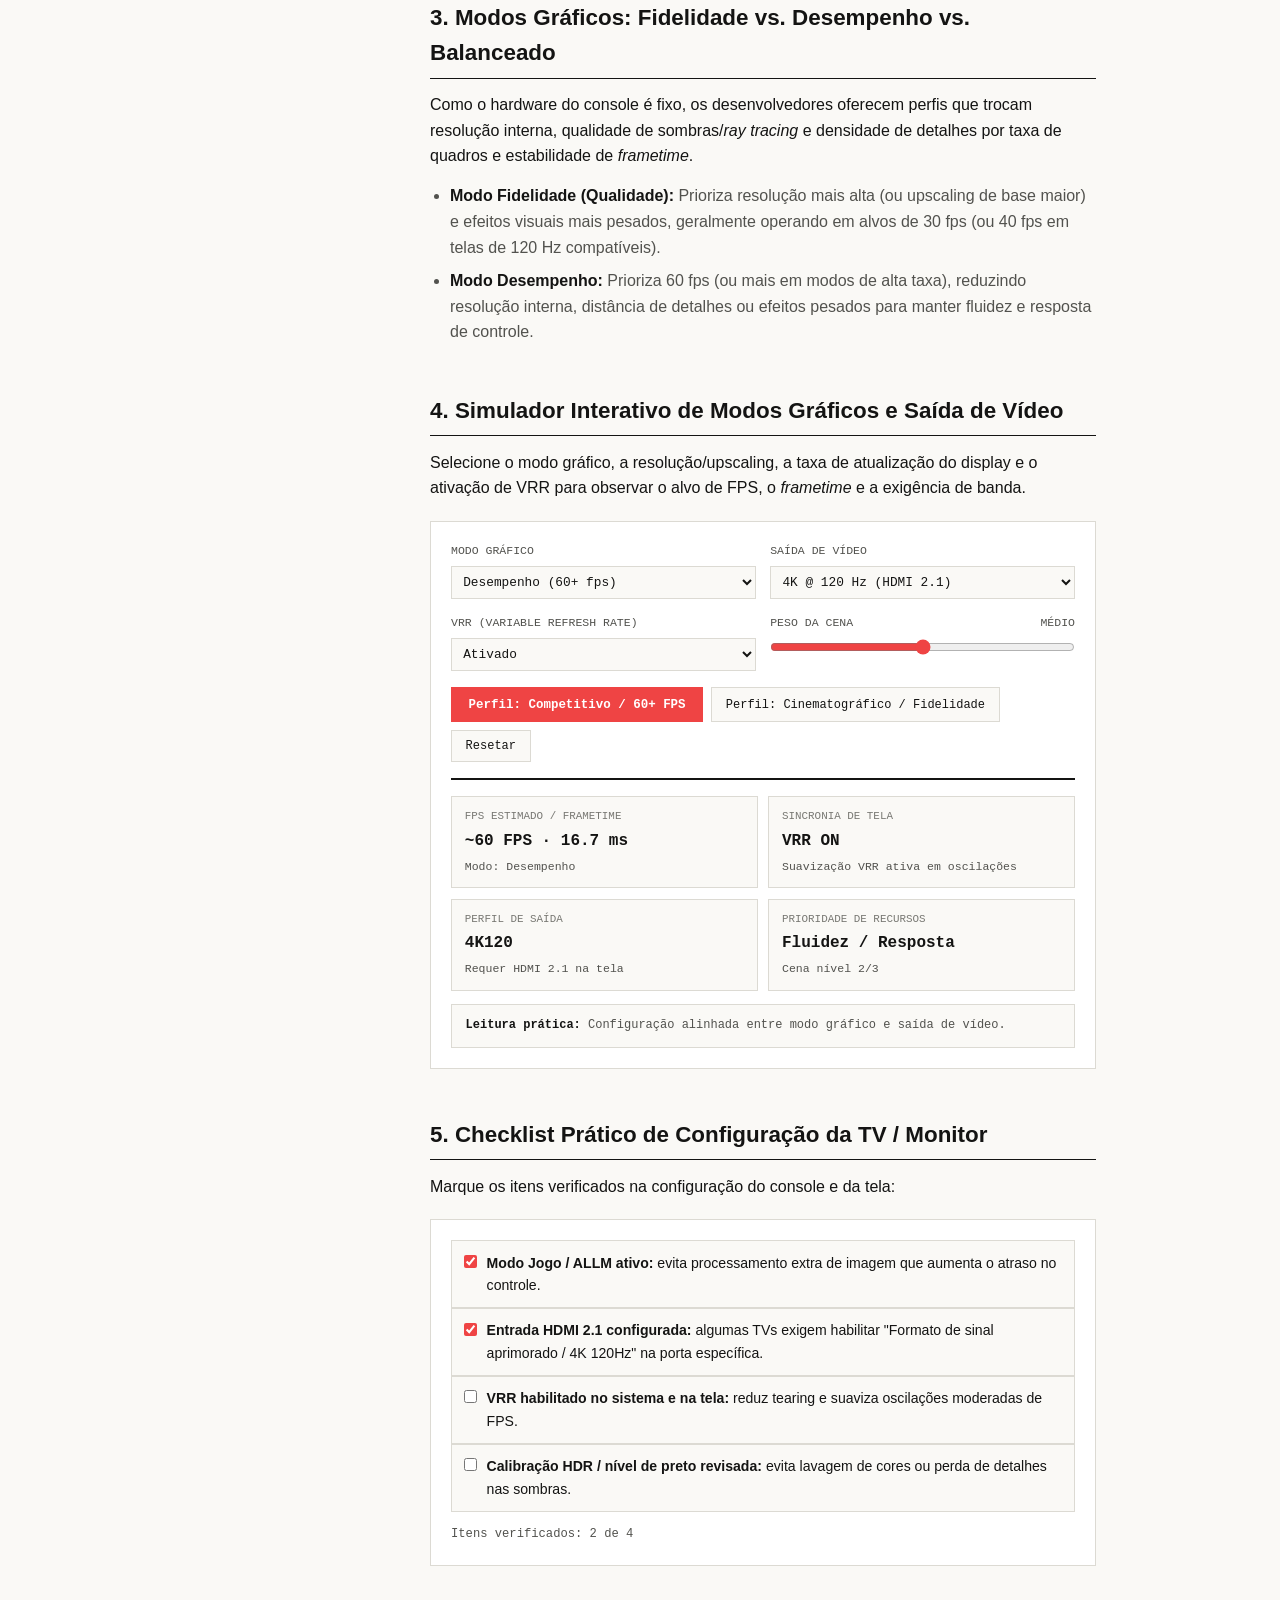
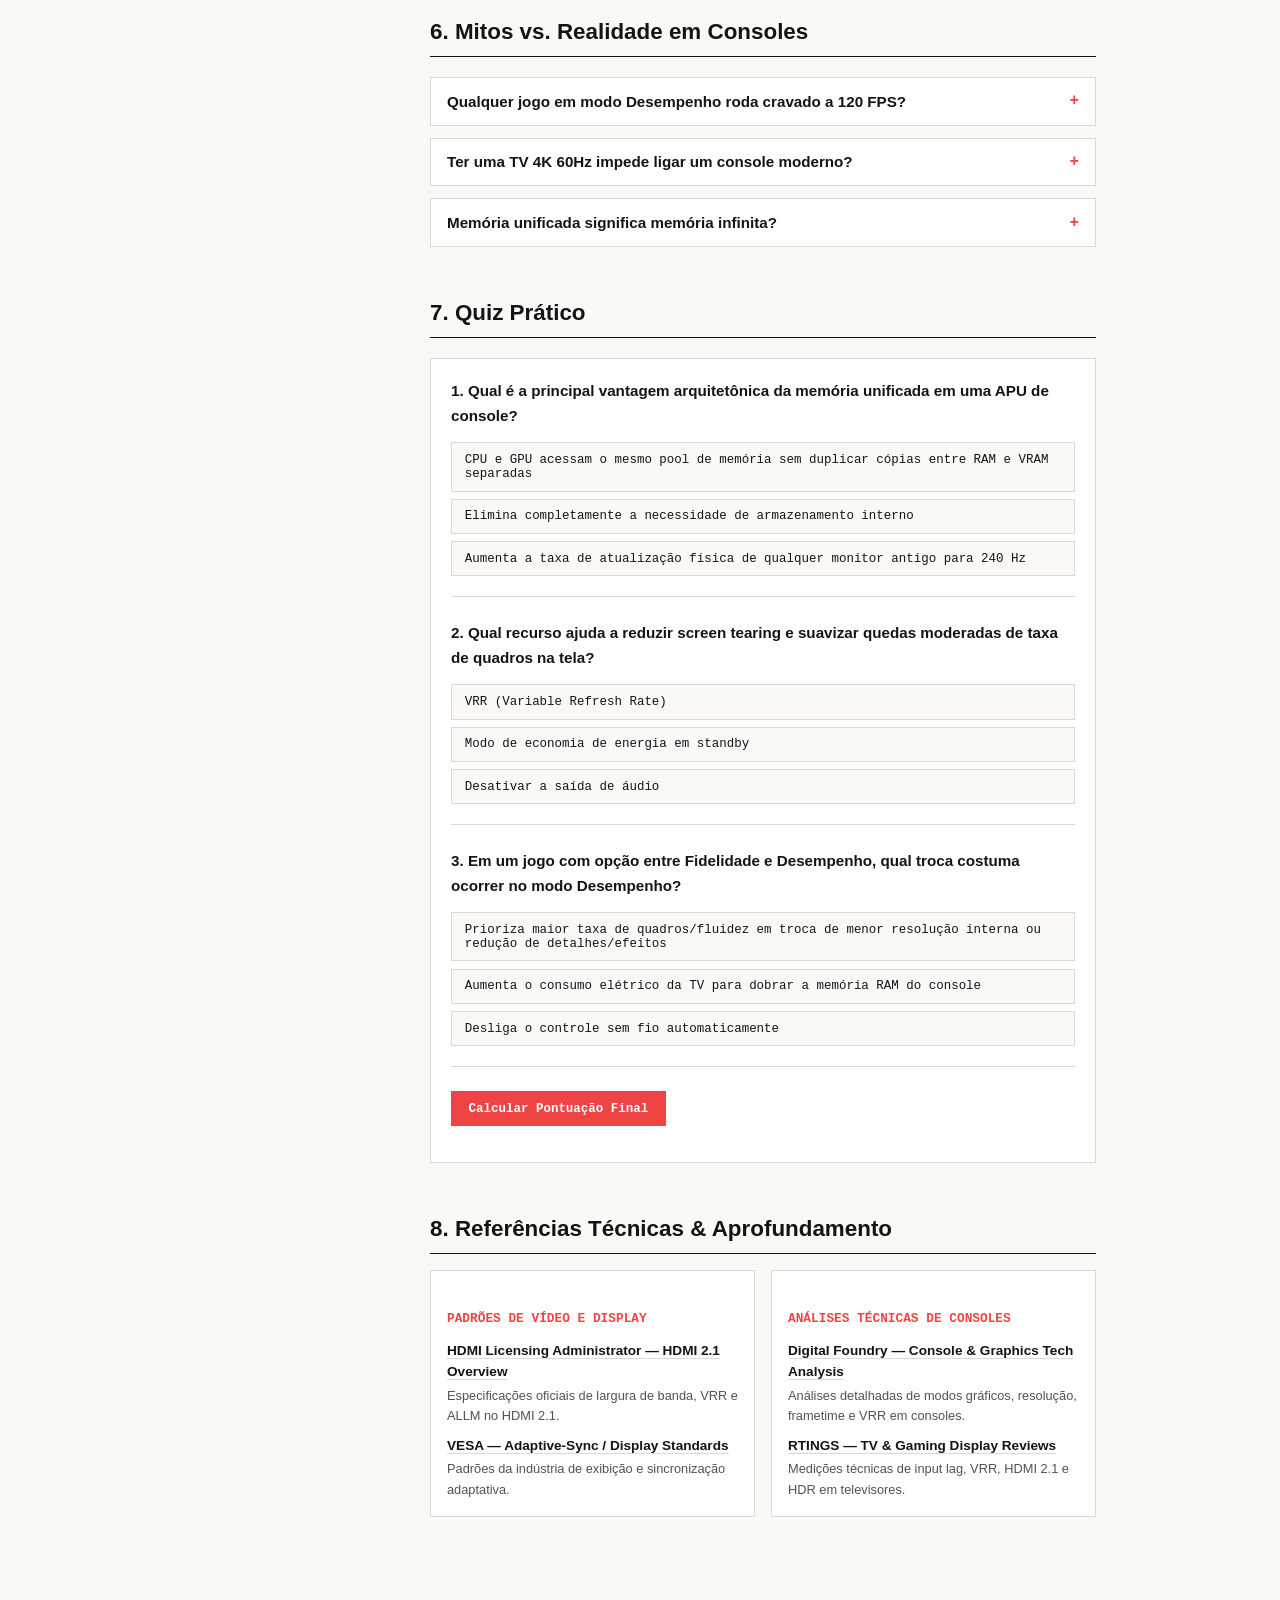
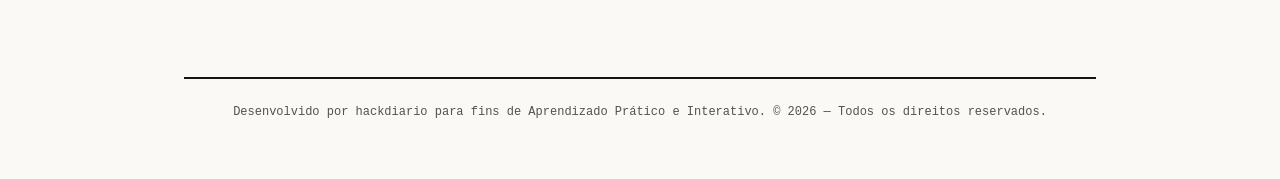
<file: topics/arquitetura-consoles/index.html>
<!DOCTYPE html>
<html lang="pt-BR">
<head>
  <meta charset="UTF-8">
  <meta name="viewport" content="width=device-width, initial-scale=1.0">
  <title>05 — Consoles por Dentro: Arquitetura Unificada e Modos Gráficos | guia-do-gamer-raiz</title>
  <link rel="stylesheet" href="../../assets/css/style.css">
  <script>
    (function() {
      const savedTheme = localStorage.getItem('ggr-theme') ||
        (window.matchMedia('(prefers-color-scheme: dark)').matches ? 'dark' : 'light');
      document.documentElement.setAttribute('data-theme', savedTheme);
    })();
  </script>
  <style>
    .topic-layout {
      display: grid;
      grid-template-columns: 210px 1fr;
      gap: 2.25rem;
      align-items: start;
      padding: 1.25rem 0 3rem;
    }

    .anchor-nav {
      position: sticky;
      top: 1.5rem;
      border: 1px solid var(--border-color);
      background-color: var(--bg-surface);
      padding: 1rem;
    }

    .anchor-nav-title {
      font-family: var(--font-mono);
      font-size: 0.7rem;
      text-transform: uppercase;
      letter-spacing: 0.08em;
      color: var(--text-muted);
      margin-bottom: 0.75rem;
      padding-bottom: 0.4rem;
      border-bottom: 1px solid var(--border-color);
    }

    .anchor-nav ul {
      list-style: none;
      display: flex;
      flex-direction: column;
      gap: 0.45rem;
    }

    .anchor-nav a {
      font-family: var(--font-mono);
      font-size: 0.75rem;
      color: var(--text-secondary);
      text-decoration: none;
      display: block;
      padding: 0.2rem 0.35rem;
      border-left: 2px solid transparent;
      transition: all var(--transition-fast);
    }

    .anchor-nav a:hover,
    .anchor-nav a.is-active {
      color: var(--accent-red);
      border-left-color: var(--accent-red);
      background-color: var(--bg-subtle);
    }

    .topic-main section {
      margin-bottom: 3rem;
      scroll-margin-top: 1.5rem;
    }

    .topic-main h2 {
      font-size: 1.4rem;
      font-weight: 700;
      margin-bottom: 0.85rem;
      padding-bottom: 0.4rem;
      border-bottom: 1px solid var(--border-strong);
    }

    .topic-main h3 {
      font-size: 1.05rem;
      font-weight: 700;
      margin: 1.35rem 0 0.5rem;
    }

    .topic-main p {
      margin-bottom: 0.9rem;
      color: var(--text-primary);
    }

    .tech-list {
      margin: 0.75rem 0 1.25rem 1.25rem;
      display: flex;
      flex-direction: column;
      gap: 0.5rem;
    }

    .tech-list li {
      color: var(--text-secondary);
    }

    .tech-list strong {
      color: var(--text-primary);
    }

    .spec-table-wrap {
      overflow-x: auto;
      margin: 1.25rem 0;
      border: 1px solid var(--border-color);
      background-color: var(--bg-surface);
    }

    .spec-table {
      width: 100%;
      border-collapse: collapse;
      font-size: 0.875rem;
    }

    .spec-table th,
    .spec-table td {
      padding: 0.7rem 0.85rem;
      text-align: left;
      border-bottom: 1px solid var(--border-color);
      vertical-align: top;
    }

    .spec-table th {
      font-family: var(--font-mono);
      font-size: 0.72rem;
      text-transform: uppercase;
      letter-spacing: 0.05em;
      background-color: var(--bg-subtle);
      color: var(--text-primary);
    }

    .spec-table td {
      color: var(--text-secondary);
    }

    .spec-table td strong {
      color: var(--text-primary);
    }

    /* Diagrama de Memória Unificada */
    .diagram-box {
      border: 1px solid var(--border-color);
      background-color: var(--bg-surface);
      padding: 1.25rem;
      margin: 1.25rem 0;
    }

    .diagram-top {
      display: flex;
      justify-content: space-between;
      align-items: center;
      flex-wrap: wrap;
      gap: 0.5rem;
      font-family: var(--font-mono);
      font-size: 0.72rem;
      color: var(--text-muted);
      margin-bottom: 0.85rem;
    }

    .console-svg {
      width: 100%;
      height: auto;
      display: block;
      background-color: var(--bg-subtle);
      border: 1px solid var(--border-color);
    }

    .pool-flow {
      stroke: var(--accent-red);
      stroke-width: 2.3;
      stroke-dasharray: 6 5;
      fill: none;
      animation: poolDash 1.15s linear infinite;
    }

    .out-flow {
      stroke: var(--text-primary);
      stroke-width: 2;
      stroke-dasharray: 5 5;
      fill: none;
      animation: poolDash 1.5s linear infinite;
    }

    @keyframes poolDash {
      to {
        stroke-dashoffset: -22;
      }
    }

    /* Simulador de Modos Gráficos, VRR e HDMI 2.1 */
    .mode-panel {
      border: 1px solid var(--border-color);
      background-color: var(--bg-surface);
      padding: 1.25rem;
      margin: 1.25rem 0;
    }

    .mode-controls {
      display: grid;
      grid-template-columns: repeat(2, 1fr);
      gap: 0.9rem;
      margin-bottom: 1rem;
    }

    .mode-field {
      display: flex;
      flex-direction: column;
      gap: 0.35rem;
    }

    .mode-field label {
      font-family: var(--font-mono);
      font-size: 0.72rem;
      text-transform: uppercase;
      color: var(--text-secondary);
      display: flex;
      justify-content: space-between;
    }

    .mode-field select,
    .mode-field input[type="range"] {
      width: 100%;
      font-family: var(--font-mono);
      font-size: 0.8rem;
      color: var(--text-primary);
      background-color: var(--bg-page);
      border: 1px solid var(--border-color);
      padding: 0.45rem;
    }

    .mode-field input[type="range"] {
      padding: 0;
      accent-color: var(--accent-red);
      cursor: pointer;
    }

    .mode-presets {
      display: flex;
      flex-wrap: wrap;
      gap: 0.5rem;
      margin-bottom: 1rem;
    }

    .btn-ghost {
      font-family: var(--font-mono);
      font-size: 0.75rem;
      padding: 0.5rem 0.85rem;
      background-color: var(--bg-page);
      color: var(--text-primary);
      border: 1px solid var(--border-color);
      cursor: pointer;
    }

    .btn-ghost:hover {
      border-color: var(--accent-red);
    }

    .mode-metrics {
      display: grid;
      grid-template-columns: repeat(2, 1fr);
      gap: 0.65rem;
      border-top: 2px solid var(--border-strong);
      padding-top: 1rem;
    }

    .metric-card {
      border: 1px solid var(--border-color);
      background-color: var(--bg-page);
      padding: 0.7rem 0.8rem;
    }

    .metric-label {
      font-family: var(--font-mono);
      font-size: 0.68rem;
      text-transform: uppercase;
      color: var(--text-muted);
      display: block;
    }

    .metric-val {
      font-family: var(--font-mono);
      font-size: 1rem;
      font-weight: 700;
      margin-top: 0.2rem;
      display: block;
    }

    .metric-sub {
      font-family: var(--font-mono);
      font-size: 0.72rem;
      color: var(--text-secondary);
      margin-top: 0.2rem;
      display: block;
    }

    .is-warn {
      color: var(--accent-red);
    }

    .mode-diag {
      margin-top: 0.85rem;
      border: 1px solid var(--border-color);
      background-color: var(--bg-page);
      padding: 0.7rem 0.85rem;
      font-family: var(--font-mono);
      font-size: 0.75rem;
      color: var(--text-secondary);
    }

    .mode-diag strong {
      color: var(--text-primary);
    }

    /* Checklist de TV / Display para Console */
    .tv-checklist {
      border: 1px solid var(--border-color);
      background-color: var(--bg-surface);
      padding: 1.25rem;
      margin: 1.25rem 0;
    }

    .tv-items {
      display: flex;
      flex-direction: column;
      gap: 0.55rem;
      margin-top: 0.75rem;
    }

    .tv-check-row {
      display: flex;
      align-items: flex-start;
      gap: 0.6rem;
      padding: 0.65rem 0.75rem;
      border: 1px solid var(--border-color);
      background-color: var(--bg-page);
      font-size: 0.88rem;
      cursor: pointer;
    }

    .tv-check-row input {
      margin-top: 0.2rem;
      accent-color: var(--accent-red);
      cursor: pointer;
    }

    .tv-summary {
      margin-top: 0.85rem;
      font-family: var(--font-mono);
      font-size: 0.76rem;
      color: var(--text-secondary);
    }

    /* Raio-X e Quiz */
    .xray-list {
      display: flex;
      flex-direction: column;
      gap: 0.75rem;
      margin: 1.25rem 0;
    }

    .xray-card {
      border: 1px solid var(--border-color);
      background-color: var(--bg-surface);
    }

    .xray-trigger {
      width: 100%;
      text-align: left;
      background: none;
      border: none;
      color: var(--text-primary);
      padding: 0.9rem 1rem;
      font-family: var(--font-sans);
      font-size: 0.95rem;
      font-weight: 700;
      cursor: pointer;
      display: flex;
      justify-content: space-between;
      align-items: center;
      gap: 1rem;
    }

    .xray-trigger:hover {
      background-color: var(--bg-subtle);
    }

    .xray-indicator {
      font-family: var(--font-mono);
      color: var(--accent-red);
      font-size: 1rem;
      flex-shrink: 0;
    }

    .xray-body {
      display: none;
      padding: 0 1rem 1rem;
      border-top: 1px solid var(--border-color);
      font-size: 0.9rem;
      color: var(--text-secondary);
    }

    .xray-card.is-open .xray-body {
      display: block;
      padding-top: 0.85rem;
    }

    .quiz-box {
      border: 1px solid var(--border-color);
      background-color: var(--bg-surface);
      padding: 1.25rem;
      margin: 1.25rem 0;
    }

    .quiz-question {
      margin-bottom: 1.5rem;
      padding-bottom: 1.25rem;
      border-bottom: 1px solid var(--border-color);
    }

    .quiz-q-title {
      font-weight: 700;
      margin-bottom: 0.65rem;
      font-size: 0.95rem;
    }

    .quiz-options {
      display: flex;
      flex-direction: column;
      gap: 0.45rem;
    }

    .quiz-option-btn {
      text-align: left;
      padding: 0.6rem 0.8rem;
      font-family: var(--font-mono);
      font-size: 0.78rem;
      color: var(--text-primary);
      background-color: var(--bg-page);
      border: 1px solid var(--border-color);
      cursor: pointer;
      transition: all var(--transition-fast);
    }

    .quiz-option-btn:hover:not(:disabled) {
      border-color: var(--accent-red);
    }

    .quiz-option-btn.is-correct {
      border-color: var(--border-strong);
      background-color: var(--bg-subtle);
      font-weight: 700;
    }

    .quiz-option-btn.is-wrong {
      border-color: var(--accent-red);
      color: var(--accent-red);
    }

    .quiz-feedback {
      margin-top: 0.6rem;
      font-size: 0.85rem;
      color: var(--text-secondary);
      padding: 0.6rem 0.75rem;
      background-color: var(--bg-subtle);
      border-left: 2px solid var(--accent-red);
    }

    .btn-primary-red {
      font-family: var(--font-mono);
      font-size: 0.78rem;
      font-weight: 600;
      padding: 0.65rem 1.1rem;
      background-color: var(--accent-red);
      color: var(--text-on-accent);
      border: none;
      cursor: pointer;
    }

    .btn-primary-red:hover {
      background-color: var(--accent-red-hover);
    }

    .quiz-score {
      margin-top: 1rem;
      font-family: var(--font-mono);
      font-size: 0.85rem;
      font-weight: 700;
    }

    .ref-grid {
      display: grid;
      grid-template-columns: repeat(auto-fit, minmax(260px, 1fr));
      gap: 1rem;
      margin-top: 1rem;
    }

    .ref-card {
      border: 1px solid var(--border-color);
      background-color: var(--bg-surface);
      padding: 1rem;
    }

    .ref-card h3 {
      font-family: var(--font-mono);
      font-size: 0.8rem;
      text-transform: uppercase;
      color: var(--accent-red);
      margin-bottom: 0.65rem;
    }

    .ref-card ul {
      list-style: none;
      display: flex;
      flex-direction: column;
      gap: 0.55rem;
      font-size: 0.85rem;
    }

    .ref-card a {
      color: var(--text-primary);
      font-weight: 600;
      text-decoration: none;
      border-bottom: 1px solid var(--border-color);
    }

    .ref-card a:hover {
      color: var(--accent-red);
      border-bottom-color: var(--accent-red);
    }

    .ref-card span {
      display: block;
      color: var(--text-secondary);
      font-size: 0.8rem;
      margin-top: 0.15rem;
    }

    @media (max-width: 820px) {
      .topic-layout {
        grid-template-columns: 1fr;
      }

      .anchor-nav {
        position: static;
      }

      .mode-controls,
      .mode-metrics {
        grid-template-columns: 1fr;
      }
    }
  </style>
</head>
<body>
  <button id="theme-toggle" class="bookmark-toggle" type="button" aria-label="Alternar tema claro/escuro" title="Alternar tema">
    <svg class="icon-sun" width="18" height="18" viewBox="0 0 24 24" fill="none" stroke="currentColor" stroke-width="2">
      <circle cx="12" cy="12" r="5"></circle>
      <line x1="12" y1="1" x2="12" y2="3"></line>
      <line x1="12" y1="21" x2="12" y2="23"></line>
      <line x1="4.22" y1="4.22" x2="5.64" y2="5.64"></line>
      <line x1="18.36" y1="18.36" x2="19.78" y2="19.78"></line>
      <line x1="1" y1="12" x2="3" y2="12"></line>
      <line x1="21" y1="12" x2="23" y2="12"></line>
      <line x1="4.22" y1="19.78" x2="5.64" y2="18.36"></line>
      <line x1="18.36" y1="5.64" x2="19.78" y2="4.22"></line>
    </svg>
    <svg class="icon-moon" width="18" height="18" viewBox="0 0 24 24" fill="none" stroke="currentColor" stroke-width="2">
      <path d="M21 12.79A9 9 0 1 1 11.21 3 7 7 0 0 0 21 12.79z"></path>
    </svg>
  </button>

  <div class="container">
    <nav class="breadcrumb" aria-label="Navegação estrutural">
      <a href="../../index.html">&larr; Voltar ao Sumário</a>
      <span>/</span>
      <span>05. Consoles &amp; Display</span>
    </nav>

    <header class="editorial-header">
      <div class="meta-bar">
        <span>TRILHA: CONSOLES &amp; DISPLAY</span>
        <span>TÓPICO 05</span>
      </div>
      <h1 class="site-title">Consoles por Dentro: Arquitetura Unificada e Modos Gráficos</h1>
      <p class="site-subtitle">
        Como funcionam APUs customizadas, memória GDDR6 compartilhada, VRR, HDMI 2.1 e modos Fidelidade vs Desempenho.
      </p>
    </header>

    <div class="topic-layout">
      <aside class="anchor-nav" aria-label="Índice da seção">
        <div class="anchor-nav-title">Sumário Técnico</div>
        <ul id="anchor-list">
          <li><a href="#sec-apu-unificada">1. APU e Memória Unificada</a></li>
          <li><a href="#sec-vrr-hdmi">2. VRR, ALLM e HDMI 2.1</a></li>
          <li><a href="#sec-modos">3. Fidelidade vs. Desempenho</a></li>
          <li><a href="#sec-sim-modos">4. Simulador de Modos &amp; Banda</a></li>
          <li><a href="#sec-checklist-tv">5. Checklist de TV / Display</a></li>
          <li><a href="#sec-raiox">6. Mitos vs. Realidade</a></li>
          <li><a href="#sec-quiz">7. Quiz Prático</a></li>
          <li><a href="#sec-referencias">8. Referências</a></li>
        </ul>
      </aside>

      <main class="topic-main">
        <section id="sec-apu-unificada">
          <h2>1. APU Customizada e Memória Unificada</h2>
          <p>
            Diferente de um PC montado com CPU, placa de vídeo e memória RAM separadas, consoles domésticos costumam integrar núcleos de CPU e GPU em um único SoC/<strong>APU</strong> (<em>Accelerated Processing Unit</em>) sobre um <strong>pool de memória unificada</strong> (geralmente GDDR6 de alta largura de banda).
          </p>

          <ul class="tech-list">
            <li><strong>Vantagem da memória unificada:</strong> Evita copiar os mesmos dados entre RAM e VRAM, reduzindo sobrecarga de cópia e economizando espaço/consumo no projeto.</li>
            <li><strong>Contrapartida prática:</strong> CPU, GPU e sistema operacional dividem a mesma capacidade total e a mesma largura de banda de memória — texturas em 4K e <em>ray tracing</em> consomem memória e banda que disputam espaço com o restante do jogo.</li>
          </ul>

          <div class="diagram-box">
            <div class="diagram-top">
              <span>DIAGRAMA: APU (CPU + GPU) SOBRE MEMÓRIA UNIFICADA E SAÍDA HDMI 2.1</span>
              <span>VERMELHO = MEMÓRIA COMPARTILHADA | SÓLIDA = VÍDEO</span>
            </div>
            <svg class="console-svg" viewBox="0 0 600 175" role="img" aria-label="Arquitetura de console com APU e memória unificada">
              <rect x="20" y="22" width="170" height="130" fill="var(--bg-surface)" stroke="currentColor" stroke-width="1.5"></rect>
              <text x="105" y="45" text-anchor="middle" font-family="monospace" font-size="10" fill="currentColor">APU CUSTOMIZADA</text>
              <rect x="34" y="58" width="142" height="36" fill="var(--bg-subtle)" stroke="currentColor" stroke-width="1"></rect>
              <text x="105" y="80" text-anchor="middle" font-family="monospace" font-size="9" fill="currentColor">NÚCLEOS CPU</text>
              <rect x="34" y="102" width="142" height="38" fill="var(--bg-subtle)" stroke="currentColor" stroke-width="1"></rect>
              <text x="105" y="125" text-anchor="middle" font-family="monospace" font-size="9" fill="currentColor">NÚCLEOS GPU / RT</text>

              <rect x="245" y="42" width="150" height="90" fill="var(--bg-surface)" stroke="currentColor" stroke-width="1.5"></rect>
              <text x="320" y="76" text-anchor="middle" font-family="monospace" font-size="10" fill="currentColor">MEMÓRIA</text>
              <text x="320" y="93" text-anchor="middle" font-family="monospace" font-size="10" fill="currentColor">UNIFICADA</text>
              <text x="320" y="112" text-anchor="middle" font-family="monospace" font-size="8" fill="currentColor">(Pool Compartilhado)</text>

              <rect x="445" y="42" width="135" height="90" fill="var(--bg-surface)" stroke="currentColor" stroke-width="1.5"></rect>
              <text x="512" y="78" text-anchor="middle" font-family="monospace" font-size="10" fill="currentColor">HDMI 2.1</text>
              <text x="512" y="96" text-anchor="middle" font-family="monospace" font-size="8" fill="currentColor">4K / 120Hz / VRR</text>

              <line x1="190" y1="87" x2="245" y2="87" class="pool-flow"></line>
              <line x1="395" y1="87" x2="445" y2="87" class="out-flow"></line>
            </svg>
          </div>
        </section>

        <section id="sec-vrr-hdmi">
          <h2>2. VRR, ALLM e Largura de Banda HDMI 2.1</h2>
          <p>
            Em jogos com taxa de quadros variável, o <strong>VRR</strong> (<em>Variable Refresh Rate</em>) sincroniza a atualização da tela com a entrega dos quadros, suavizando rasgos de imagem (<em>screen tearing</em>) e reduzindo a sensação de engasgo quando o FPS oscila dentro da janela de VRR do painel.
          </p>

          <div class="spec-table-wrap">
            <table class="spec-table">
              <thead>
                <tr>
                  <th>Recurso / Padrão</th>
                  <th>O Que Faz</th>
                  <th>Requisito Prático</th>
                </tr>
              </thead>
              <tbody>
                <tr>
                  <td><strong>HDMI 2.1 (até 48 Gbps)</strong></td>
                  <td>Suporta 4K a 120 Hz com HDR/VRR em banda ampla sem compressão severa</td>
                  <td>Porta HDMI 2.1 na TV/monitor e cabo certificado de ultra alta velocidade</td>
                </tr>
                <tr>
                  <td><strong>VRR</strong></td>
                  <td>Adapta taxa de atualização da tela ao ritmo de quadros</td>
                  <td>Suporte nativo no display e faixa de Hz compatível</td>
                </tr>
                <tr>
                  <td><strong>ALLM</strong></td>
                  <td><em>Auto Low Latency Mode</em> — alterna automaticamente o modo de baixa latência da TV</td>
                  <td>Evita pós-processamento pesado de imagem que eleva o <em>input lag</em></td>
                </tr>
              </tbody>
            </table>
          </div>
        </section>

        <section id="sec-modos">
          <h2>3. Modos Gráficos: Fidelidade vs. Desempenho vs. Balanceado</h2>
          <p>
            Como o hardware do console é fixo, os desenvolvedores oferecem perfis que trocam resolução interna, qualidade de sombras/<em>ray tracing</em> e densidade de detalhes por taxa de quadros e estabilidade de <em>frametime</em>.
          </p>

          <ul class="tech-list">
            <li><strong>Modo Fidelidade (Qualidade):</strong> Prioriza resolução mais alta (ou upscaling de base maior) e efeitos visuais mais pesados, geralmente operando em alvos de 30 fps (ou 40 fps em telas de 120 Hz compatíveis).</li>
            <li><strong>Modo Desempenho:</strong> Prioriza 60 fps (ou mais em modos de alta taxa), reduzindo resolução interna, distância de detalhes ou efeitos pesados para manter fluidez e resposta de controle.</li>
          </ul>
        </section>

        <section id="sec-sim-modos">
          <h2>4. Simulador Interativo de Modos Gráficos e Saída de Vídeo</h2>
          <p>
            Selecione o modo gráfico, a resolução/upscaling, a taxa de atualização do display e o ativação de VRR para observar o alvo de FPS, o <em>frametime</em> e a exigência de banda.
          </p>

          <div class="mode-panel">
            <div class="mode-controls">
              <div class="mode-field">
                <label for="con-mode"><span>Modo Gráfico</span></label>
                <select id="con-mode">
                  <option value="fidelity">Fidelidade (Qualidade / RT)</option>
                  <option value="balanced">Balanceado (40 fps / 120 Hz)</option>
                  <option value="performance" selected>Desempenho (60+ fps)</option>
                </select>
              </div>

              <div class="mode-field">
                <label for="con-out"><span>Saída de Vídeo</span></label>
                <select id="con-out">
                  <option value="4k60">4K @ 60 Hz (HDMI 2.0/2.1)</option>
                  <option value="4k120" selected>4K @ 120 Hz (HDMI 2.1)</option>
                  <option value="1080p120">1080p / 1440p @ 120 Hz</option>
                </select>
              </div>

              <div class="mode-field">
                <label for="con-vrr"><span>VRR (Variable Refresh Rate)</span></label>
                <select id="con-vrr">
                  <option value="on" selected>Ativado</option>
                  <option value="off">Desativado</option>
                </select>
              </div>

              <div class="mode-field">
                <label for="con-scene">
                  <span>Peso da Cena</span>
                  <span id="con-scene-val">Médio</span>
                </label>
                <input id="con-scene" type="range" min="1" max="3" step="1" value="2">
              </div>
            </div>

            <div class="mode-presets">
              <button type="button" class="btn-primary-red" id="con-cmd-perf">Perfil: Competitivo / 60+ FPS</button>
              <button type="button" class="btn-ghost" id="con-cmd-fid">Perfil: Cinematográfico / Fidelidade</button>
              <button type="button" class="btn-ghost" id="con-cmd-reset">Resetar</button>
            </div>

            <div id="con-metrics" class="mode-metrics" aria-live="polite"></div>
            <div id="con-diag" class="mode-diag" aria-live="polite"></div>
          </div>
        </section>

        <section id="sec-checklist-tv">
          <h2>5. Checklist Prático de Configuração da TV / Monitor</h2>
          <p>Marque os itens verificados na configuração do console e da tela:</p>

          <div class="tv-checklist" id="tv-checklist">
            <label class="tv-check-row">
              <input type="checkbox" data-tv-check checked>
              <span><strong>Modo Jogo / ALLM ativo:</strong> evita processamento extra de imagem que aumenta o atraso no controle.</span>
            </label>
            <label class="tv-check-row">
              <input type="checkbox" data-tv-check checked>
              <span><strong>Entrada HDMI 2.1 configurada:</strong> algumas TVs exigem habilitar "Formato de sinal aprimorado / 4K 120Hz" na porta específica.</span>
            </label>
            <label class="tv-check-row">
              <input type="checkbox" data-tv-check>
              <span><strong>VRR habilitado no sistema e na tela:</strong> reduz tearing e suaviza oscilações moderadas de FPS.</span>
            </label>
            <label class="tv-check-row">
              <input type="checkbox" data-tv-check>
              <span><strong>Calibração HDR / nível de preto revisada:</strong> evita lavagem de cores ou perda de detalhes nas sombras.</span>
            </label>
            <div id="tv-summary" class="tv-summary" aria-live="polite"></div>
          </div>
        </section>

        <section id="sec-raiox">
          <h2>6. Mitos vs. Realidade em Consoles</h2>
          <div id="xray-container" class="xray-list"></div>
        </section>

        <section id="sec-quiz">
          <h2>7. Quiz Prático</h2>
          <div id="quiz-container" class="quiz-box"></div>
        </section>

        <section id="sec-referencias">
          <h2>8. Referências Técnicas &amp; Aprofundamento</h2>
          <div id="references-container" class="ref-grid"></div>
        </section>
      </main>
    </div>

    <footer class="editorial-footer">
      <p>Desenvolvido por hackdiario para fins de Aprendizado Prático e Interativo. &copy; 2026 — Todos os direitos reservados.</p>
    </footer>
  </div>

  <script src="./assets/scripts/main.js"></script>
</body>
</html>
</file>
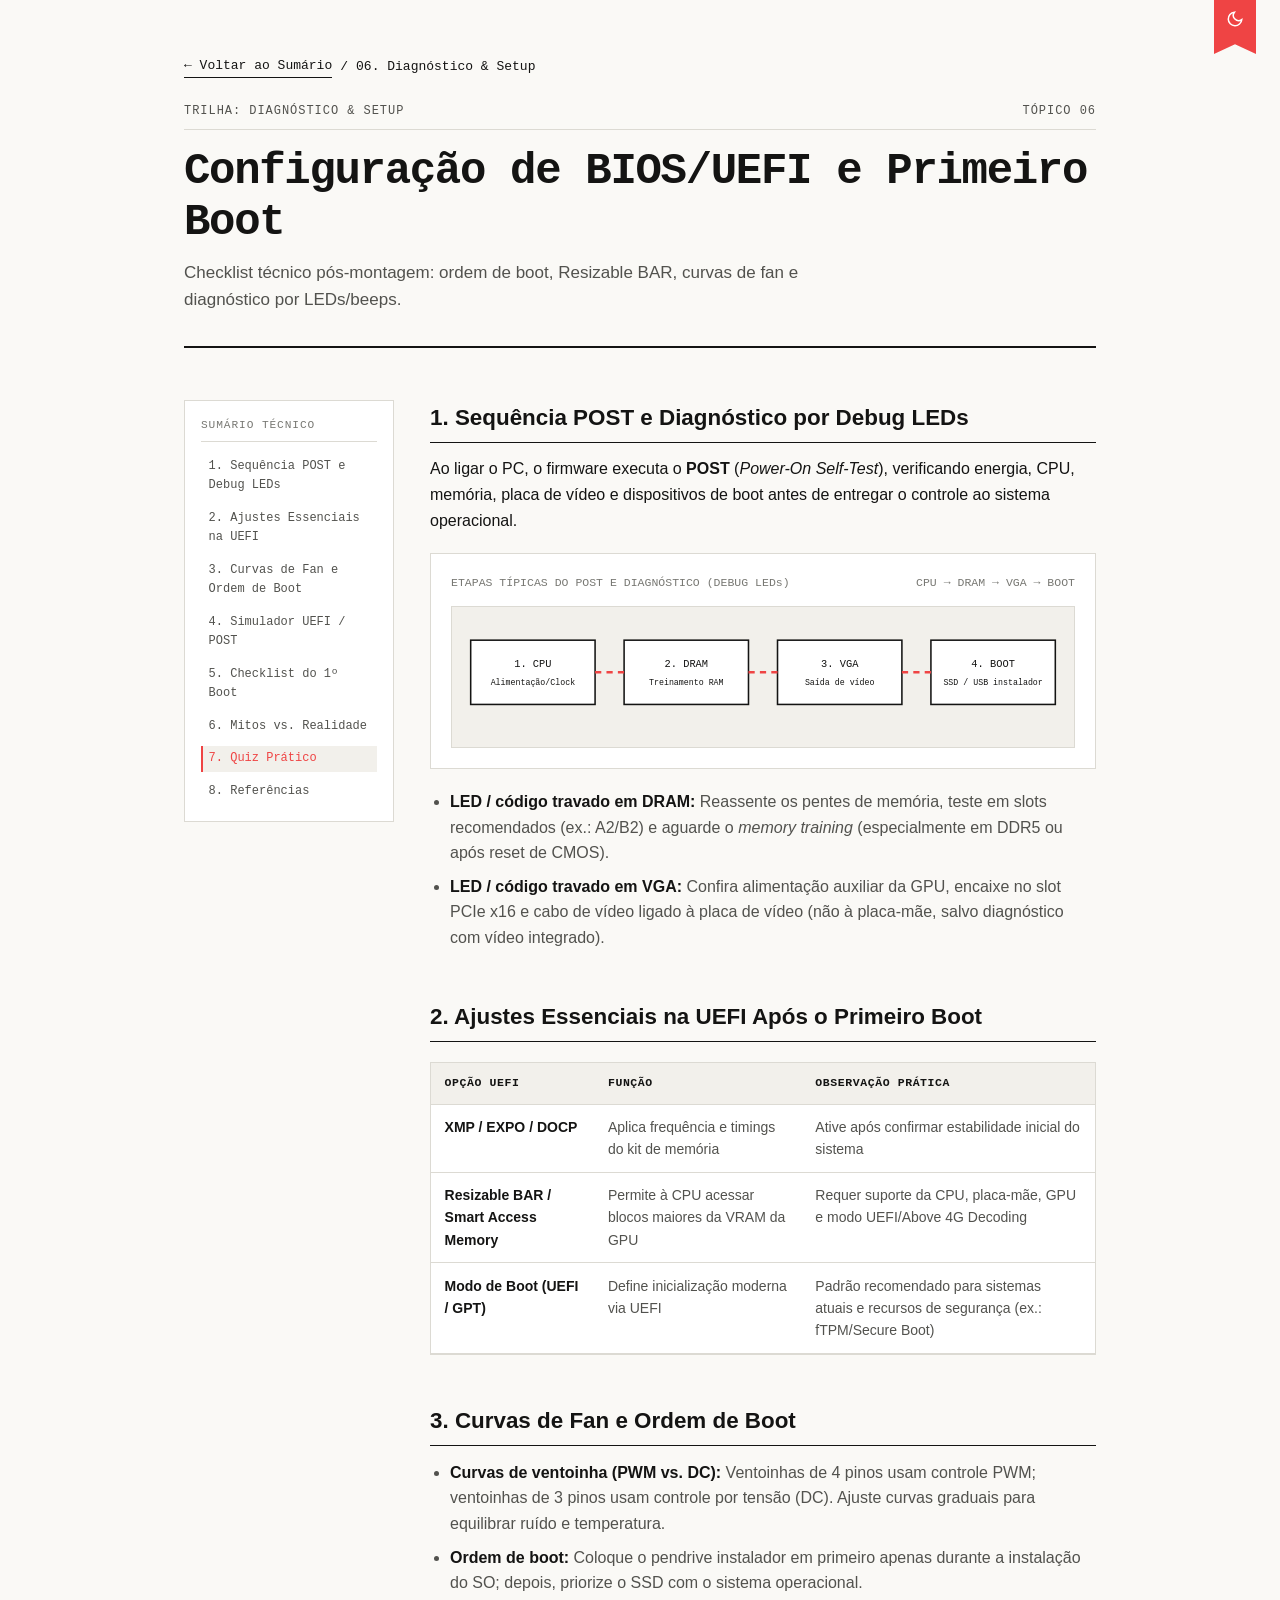
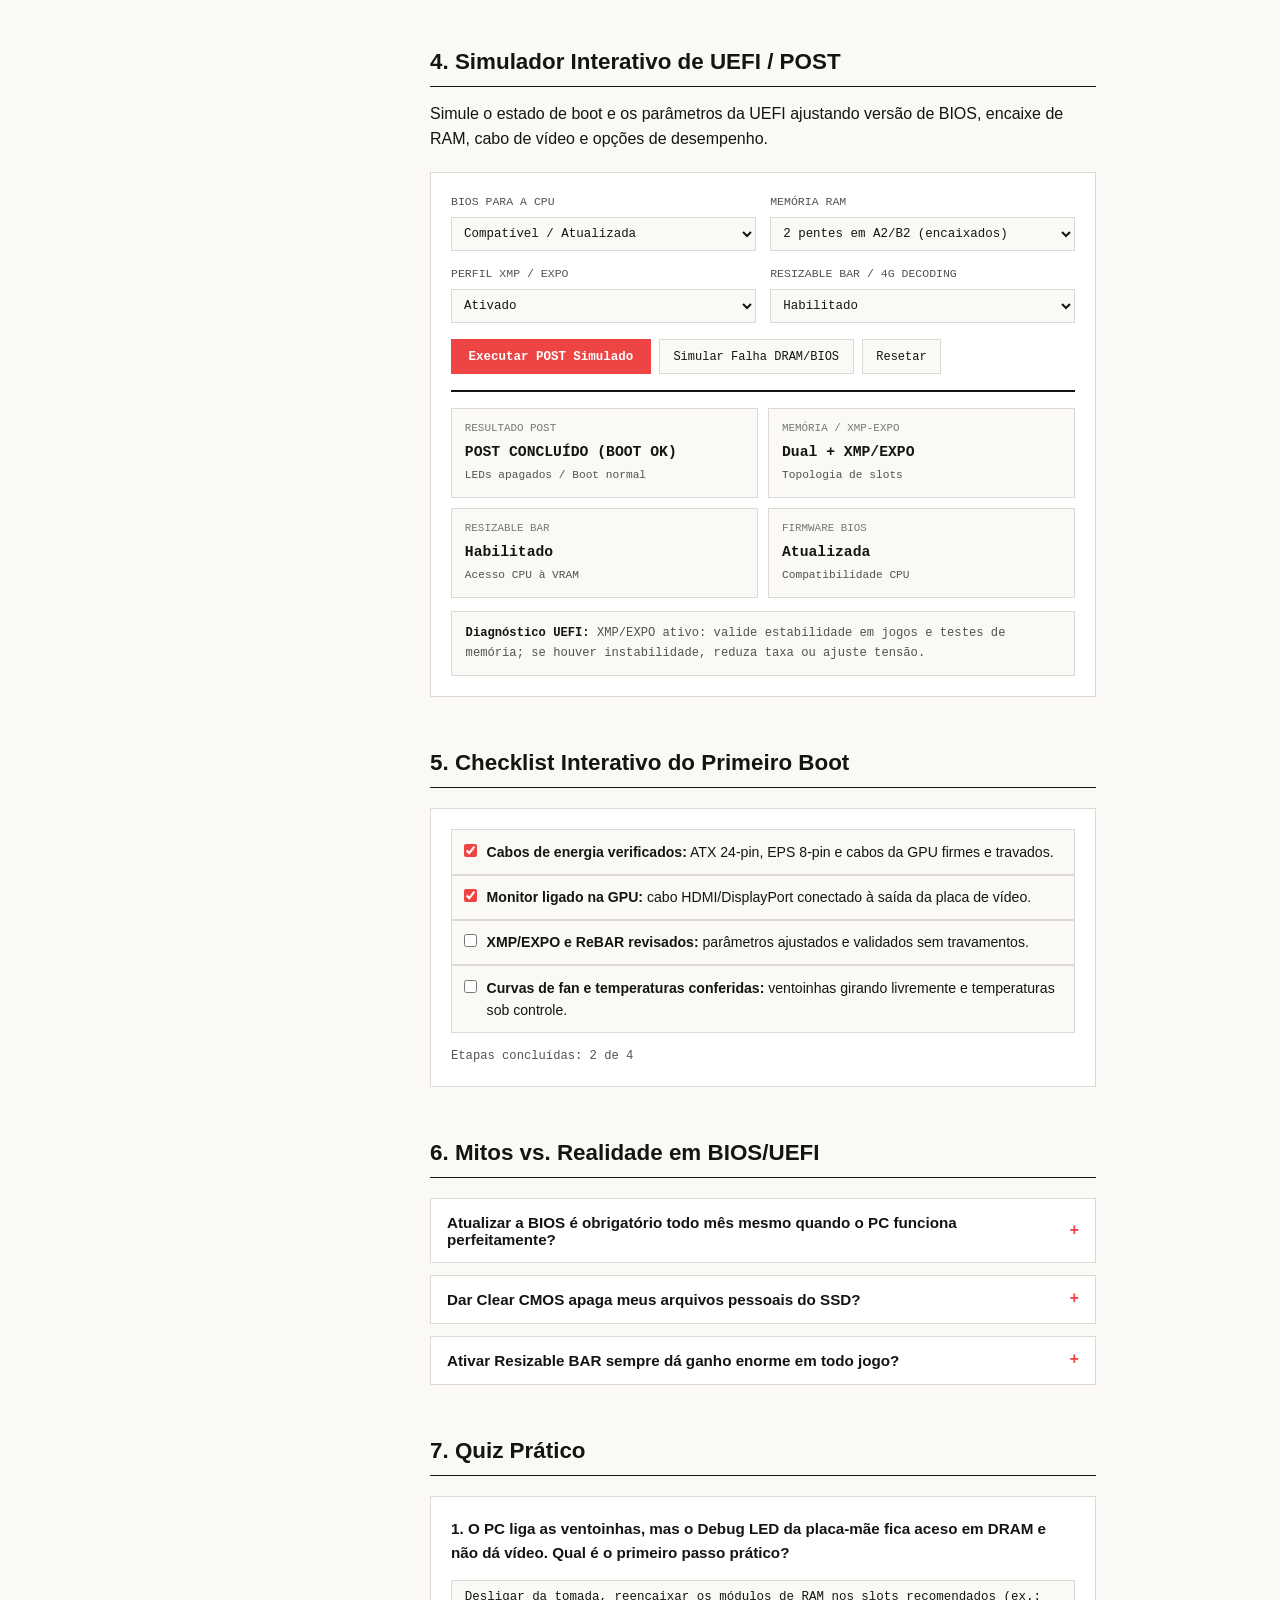
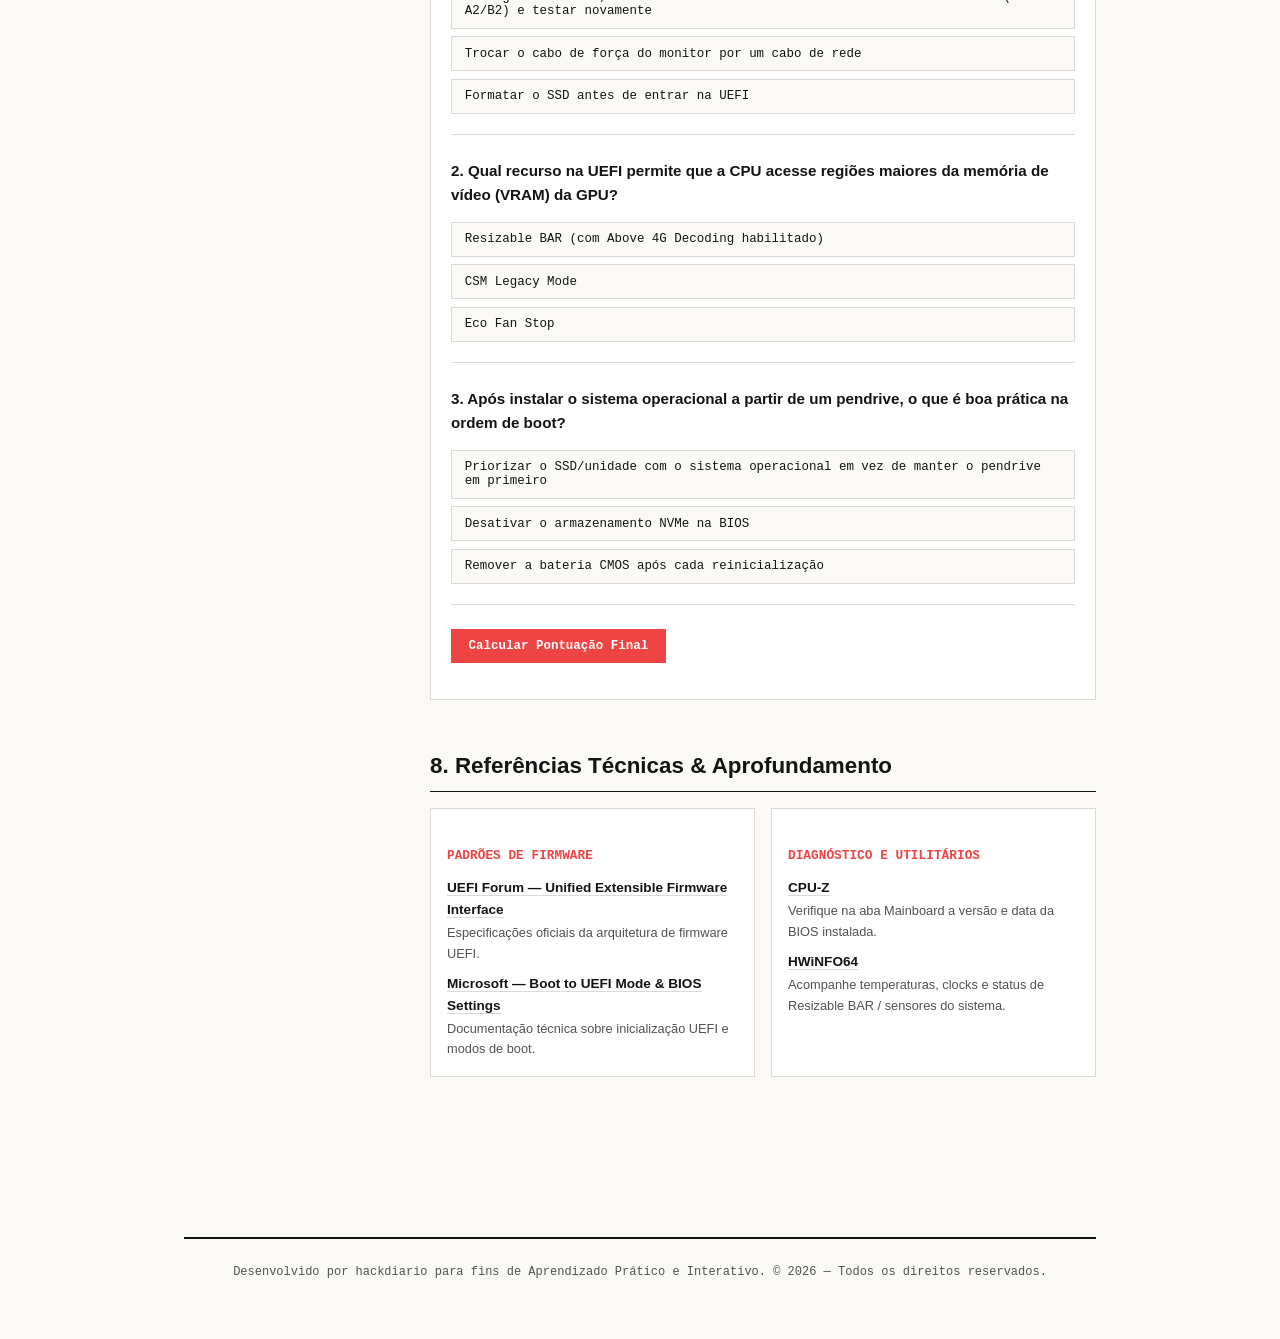
<file: topics/configuracao-bios/index.html>
<!DOCTYPE html>
<html lang="pt-BR">
<head>
  <meta charset="UTF-8">
  <meta name="viewport" content="width=device-width, initial-scale=1.0">
  <title>06 — Configuração de BIOS/UEFI e Primeiro Boot | guia-do-gamer-raiz</title>
  <link rel="stylesheet" href="../../assets/css/style.css">
  <script>
    (function() {
      const savedTheme = localStorage.getItem('ggr-theme') ||
        (window.matchMedia('(prefers-color-scheme: dark)').matches ? 'dark' : 'light');
      document.documentElement.setAttribute('data-theme', savedTheme);
    })();
  </script>
  <style>
    .topic-layout {
      display: grid;
      grid-template-columns: 210px 1fr;
      gap: 2.25rem;
      align-items: start;
      padding: 1.25rem 0 3rem;
    }

    .anchor-nav {
      position: sticky;
      top: 1.5rem;
      border: 1px solid var(--border-color);
      background-color: var(--bg-surface);
      padding: 1rem;
    }

    .anchor-nav-title {
      font-family: var(--font-mono);
      font-size: 0.7rem;
      text-transform: uppercase;
      letter-spacing: 0.08em;
      color: var(--text-muted);
      margin-bottom: 0.75rem;
      padding-bottom: 0.4rem;
      border-bottom: 1px solid var(--border-color);
    }

    .anchor-nav ul {
      list-style: none;
      display: flex;
      flex-direction: column;
      gap: 0.45rem;
    }

    .anchor-nav a {
      font-family: var(--font-mono);
      font-size: 0.75rem;
      color: var(--text-secondary);
      text-decoration: none;
      display: block;
      padding: 0.2rem 0.35rem;
      border-left: 2px solid transparent;
      transition: all var(--transition-fast);
    }

    .anchor-nav a:hover,
    .anchor-nav a.is-active {
      color: var(--accent-red);
      border-left-color: var(--accent-red);
      background-color: var(--bg-subtle);
    }

    .topic-main section {
      margin-bottom: 3rem;
      scroll-margin-top: 1.5rem;
    }

    .topic-main h2 {
      font-size: 1.4rem;
      font-weight: 700;
      margin-bottom: 0.85rem;
      padding-bottom: 0.4rem;
      border-bottom: 1px solid var(--border-strong);
    }

    .topic-main h3 {
      font-size: 1.05rem;
      font-weight: 700;
      margin: 1.35rem 0 0.5rem;
    }

    .topic-main p {
      margin-bottom: 0.9rem;
      color: var(--text-primary);
    }

    .tech-list {
      margin: 0.75rem 0 1.25rem 1.25rem;
      display: flex;
      flex-direction: column;
      gap: 0.5rem;
    }

    .tech-list li {
      color: var(--text-secondary);
    }

    .tech-list strong {
      color: var(--text-primary);
    }

    .spec-table-wrap {
      overflow-x: auto;
      margin: 1.25rem 0;
      border: 1px solid var(--border-color);
      background-color: var(--bg-surface);
    }

    .spec-table {
      width: 100%;
      border-collapse: collapse;
      font-size: 0.875rem;
    }

    .spec-table th,
    .spec-table td {
      padding: 0.7rem 0.85rem;
      text-align: left;
      border-bottom: 1px solid var(--border-color);
      vertical-align: top;
    }

    .spec-table th {
      font-family: var(--font-mono);
      font-size: 0.72rem;
      text-transform: uppercase;
      letter-spacing: 0.05em;
      background-color: var(--bg-subtle);
      color: var(--text-primary);
    }

    .spec-table td {
      color: var(--text-secondary);
    }

    .spec-table td strong {
      color: var(--text-primary);
    }

    /* Fluxo POST / Debug LEDs */
    .diagram-box {
      border: 1px solid var(--border-color);
      background-color: var(--bg-surface);
      padding: 1.25rem;
      margin: 1.25rem 0;
    }

    .diagram-top {
      display: flex;
      justify-content: space-between;
      align-items: center;
      flex-wrap: wrap;
      gap: 0.5rem;
      font-family: var(--font-mono);
      font-size: 0.72rem;
      color: var(--text-muted);
      margin-bottom: 0.85rem;
    }

    .post-svg {
      width: 100%;
      height: auto;
      display: block;
      background-color: var(--bg-subtle);
      border: 1px solid var(--border-color);
    }

    .post-pulse {
      stroke: var(--accent-red);
      stroke-width: 2.3;
      stroke-dasharray: 6 5;
      fill: none;
      animation: postDash 1.2s linear infinite;
    }

    @keyframes postDash {
      to {
        stroke-dashoffset: -22;
      }
    }

    /* Simulador Interativo de UEFI / BIOS */
    .bios-panel {
      border: 1px solid var(--border-color);
      background-color: var(--bg-surface);
      padding: 1.25rem;
      margin: 1.25rem 0;
    }

    .bios-grid {
      display: grid;
      grid-template-columns: repeat(2, 1fr);
      gap: 0.9rem;
      margin-bottom: 1rem;
    }

    .bios-field {
      display: flex;
      flex-direction: column;
      gap: 0.35rem;
    }

    .bios-field label {
      font-family: var(--font-mono);
      font-size: 0.72rem;
      text-transform: uppercase;
      color: var(--text-secondary);
    }

    .bios-field select {
      width: 100%;
      padding: 0.5rem;
      font-family: var(--font-mono);
      font-size: 0.78rem;
      color: var(--text-primary);
      background-color: var(--bg-page);
      border: 1px solid var(--border-color);
    }

    .bios-actions {
      display: flex;
      flex-wrap: wrap;
      gap: 0.5rem;
      margin-bottom: 1rem;
    }

    .btn-ghost {
      font-family: var(--font-mono);
      font-size: 0.75rem;
      padding: 0.5rem 0.85rem;
      background-color: var(--bg-page);
      color: var(--text-primary);
      border: 1px solid var(--border-color);
      cursor: pointer;
    }

    .btn-ghost:hover {
      border-color: var(--accent-red);
    }

    .bios-status-grid {
      display: grid;
      grid-template-columns: repeat(2, 1fr);
      gap: 0.65rem;
      border-top: 2px solid var(--border-strong);
      padding-top: 1rem;
    }

    .bios-card {
      border: 1px solid var(--border-color);
      background-color: var(--bg-page);
      padding: 0.7rem 0.8rem;
    }

    .bios-card-label {
      font-family: var(--font-mono);
      font-size: 0.68rem;
      text-transform: uppercase;
      color: var(--text-muted);
      display: block;
    }

    .bios-card-val {
      font-family: var(--font-mono);
      font-size: 0.92rem;
      font-weight: 700;
      margin-top: 0.2rem;
      display: block;
    }

    .bios-card-sub {
      font-family: var(--font-mono);
      font-size: 0.7rem;
      color: var(--text-secondary);
      margin-top: 0.2rem;
      display: block;
    }

    .is-warn {
      color: var(--accent-red);
    }

    .bios-log {
      margin-top: 0.85rem;
      border: 1px solid var(--border-color);
      background-color: var(--bg-page);
      padding: 0.75rem 0.85rem;
      font-family: var(--font-mono);
      font-size: 0.76rem;
      color: var(--text-secondary);
    }

    .bios-log strong {
      color: var(--text-primary);
    }

    /* Checklist Interativo de Primeiro Boot */
    .boot-checklist {
      border: 1px solid var(--border-color);
      background-color: var(--bg-surface);
      padding: 1.25rem;
      margin: 1.25rem 0;
    }

    .boot-items {
      display: flex;
      flex-direction: column;
      gap: 0.55rem;
      margin-top: 0.75rem;
    }

    .boot-row {
      display: flex;
      align-items: flex-start;
      gap: 0.6rem;
      padding: 0.65rem 0.75rem;
      border: 1px solid var(--border-color);
      background-color: var(--bg-page);
      font-size: 0.88rem;
      cursor: pointer;
    }

    .boot-row input {
      margin-top: 0.2rem;
      accent-color: var(--accent-red);
      cursor: pointer;
    }

    .boot-progress {
      margin-top: 0.85rem;
      font-family: var(--font-mono);
      font-size: 0.76rem;
      color: var(--text-secondary);
    }

    /* Raio-X e Quiz */
    .xray-list {
      display: flex;
      flex-direction: column;
      gap: 0.75rem;
      margin: 1.25rem 0;
    }

    .xray-card {
      border: 1px solid var(--border-color);
      background-color: var(--bg-surface);
    }

    .xray-trigger {
      width: 100%;
      text-align: left;
      background: none;
      border: none;
      color: var(--text-primary);
      padding: 0.9rem 1rem;
      font-family: var(--font-sans);
      font-size: 0.95rem;
      font-weight: 700;
      cursor: pointer;
      display: flex;
      justify-content: space-between;
      align-items: center;
      gap: 1rem;
    }

    .xray-trigger:hover {
      background-color: var(--bg-subtle);
    }

    .xray-indicator {
      font-family: var(--font-mono);
      color: var(--accent-red);
      font-size: 1rem;
      flex-shrink: 0;
    }

    .xray-body {
      display: none;
      padding: 0 1rem 1rem;
      border-top: 1px solid var(--border-color);
      font-size: 0.9rem;
      color: var(--text-secondary);
    }

    .xray-card.is-open .xray-body {
      display: block;
      padding-top: 0.85rem;
    }

    .quiz-box {
      border: 1px solid var(--border-color);
      background-color: var(--bg-surface);
      padding: 1.25rem;
      margin: 1.25rem 0;
    }

    .quiz-question {
      margin-bottom: 1.5rem;
      padding-bottom: 1.25rem;
      border-bottom: 1px solid var(--border-color);
    }

    .quiz-q-title {
      font-weight: 700;
      margin-bottom: 0.65rem;
      font-size: 0.95rem;
    }

    .quiz-options {
      display: flex;
      flex-direction: column;
      gap: 0.45rem;
    }

    .quiz-option-btn {
      text-align: left;
      padding: 0.6rem 0.8rem;
      font-family: var(--font-mono);
      font-size: 0.78rem;
      color: var(--text-primary);
      background-color: var(--bg-page);
      border: 1px solid var(--border-color);
      cursor: pointer;
      transition: all var(--transition-fast);
    }

    .quiz-option-btn:hover:not(:disabled) {
      border-color: var(--accent-red);
    }

    .quiz-option-btn.is-correct {
      border-color: var(--border-strong);
      background-color: var(--bg-subtle);
      font-weight: 700;
    }

    .quiz-option-btn.is-wrong {
      border-color: var(--accent-red);
      color: var(--accent-red);
    }

    .quiz-feedback {
      margin-top: 0.6rem;
      font-size: 0.85rem;
      color: var(--text-secondary);
      padding: 0.6rem 0.75rem;
      background-color: var(--bg-subtle);
      border-left: 2px solid var(--accent-red);
    }

    .btn-primary-red {
      font-family: var(--font-mono);
      font-size: 0.78rem;
      font-weight: 600;
      padding: 0.65rem 1.1rem;
      background-color: var(--accent-red);
      color: var(--text-on-accent);
      border: none;
      cursor: pointer;
    }

    .btn-primary-red:hover {
      background-color: var(--accent-red-hover);
    }

    .quiz-score {
      margin-top: 1rem;
      font-family: var(--font-mono);
      font-size: 0.85rem;
      font-weight: 700;
    }

    .ref-grid {
      display: grid;
      grid-template-columns: repeat(auto-fit, minmax(260px, 1fr));
      gap: 1rem;
      margin-top: 1rem;
    }

    .ref-card {
      border: 1px solid var(--border-color);
      background-color: var(--bg-surface);
      padding: 1rem;
    }

    .ref-card h3 {
      font-family: var(--font-mono);
      font-size: 0.8rem;
      text-transform: uppercase;
      color: var(--accent-red);
      margin-bottom: 0.65rem;
    }

    .ref-card ul {
      list-style: none;
      display: flex;
      flex-direction: column;
      gap: 0.55rem;
      font-size: 0.85rem;
    }

    .ref-card a {
      color: var(--text-primary);
      font-weight: 600;
      text-decoration: none;
      border-bottom: 1px solid var(--border-color);
    }

    .ref-card a:hover {
      color: var(--accent-red);
      border-bottom-color: var(--accent-red);
    }

    .ref-card span {
      display: block;
      color: var(--text-secondary);
      font-size: 0.8rem;
      margin-top: 0.15rem;
    }

    @media (max-width: 820px) {
      .topic-layout {
        grid-template-columns: 1fr;
      }

      .anchor-nav {
        position: static;
      }

      .bios-grid,
      .bios-status-grid {
        grid-template-columns: 1fr;
      }
    }
  </style>
</head>
<body>
  <button id="theme-toggle" class="bookmark-toggle" type="button" aria-label="Alternar tema claro/escuro" title="Alternar tema">
    <svg class="icon-sun" width="18" height="18" viewBox="0 0 24 24" fill="none" stroke="currentColor" stroke-width="2">
      <circle cx="12" cy="12" r="5"></circle>
      <line x1="12" y1="1" x2="12" y2="3"></line>
      <line x1="12" y1="21" x2="12" y2="23"></line>
      <line x1="4.22" y1="4.22" x2="5.64" y2="5.64"></line>
      <line x1="18.36" y1="18.36" x2="19.78" y2="19.78"></line>
      <line x1="1" y1="12" x2="3" y2="12"></line>
      <line x1="21" y1="12" x2="23" y2="12"></line>
      <line x1="4.22" y1="19.78" x2="5.64" y2="18.36"></line>
      <line x1="18.36" y1="5.64" x2="19.78" y2="4.22"></line>
    </svg>
    <svg class="icon-moon" width="18" height="18" viewBox="0 0 24 24" fill="none" stroke="currentColor" stroke-width="2">
      <path d="M21 12.79A9 9 0 1 1 11.21 3 7 7 0 0 0 21 12.79z"></path>
    </svg>
  </button>

  <div class="container">
    <nav class="breadcrumb" aria-label="Navegação estrutural">
      <a href="../../index.html">&larr; Voltar ao Sumário</a>
      <span>/</span>
      <span>06. Diagnóstico &amp; Setup</span>
    </nav>

    <header class="editorial-header">
      <div class="meta-bar">
        <span>TRILHA: DIAGNÓSTICO &amp; SETUP</span>
        <span>TÓPICO 06</span>
      </div>
      <h1 class="site-title">Configuração de BIOS/UEFI e Primeiro Boot</h1>
      <p class="site-subtitle">
        Checklist técnico pós-montagem: ordem de boot, Resizable BAR, curvas de fan e diagnóstico por LEDs/beeps.
      </p>
    </header>

    <div class="topic-layout">
      <aside class="anchor-nav" aria-label="Índice da seção">
        <div class="anchor-nav-title">Sumário Técnico</div>
        <ul id="anchor-list">
          <li><a href="#sec-post-leds">1. Sequência POST e Debug LEDs</a></li>
          <li><a href="#sec-uefi-ajustes">2. Ajustes Essenciais na UEFI</a></li>
          <li><a href="#sec-fans-boot">3. Curvas de Fan e Ordem de Boot</a></li>
          <li><a href="#sec-sim-bios">4. Simulador UEFI / POST</a></li>
          <li><a href="#sec-checklist-boot">5. Checklist do 1º Boot</a></li>
          <li><a href="#sec-raiox">6. Mitos vs. Realidade</a></li>
          <li><a href="#sec-quiz">7. Quiz Prático</a></li>
          <li><a href="#sec-referencias">8. Referências</a></li>
        </ul>
      </aside>

      <main class="topic-main">
        <section id="sec-post-leds">
          <h2>1. Sequência POST e Diagnóstico por Debug LEDs</h2>
          <p>
            Ao ligar o PC, o firmware executa o <strong>POST</strong> (<em>Power-On Self-Test</em>), verificando energia, CPU, memória, placa de vídeo e dispositivos de boot antes de entregar o controle ao sistema operacional.
          </p>

          <div class="diagram-box">
            <div class="diagram-top">
              <span>ETAPAS TÍPICAS DO POST E DIAGNÓSTICO (DEBUG LEDs)</span>
              <span>CPU &rarr; DRAM &rarr; VGA &rarr; BOOT</span>
            </div>
            <svg class="post-svg" viewBox="0 0 600 135" role="img" aria-label="Etapas do POST: CPU, DRAM, VGA e BOOT">
              <rect x="18" y="32" width="120" height="62" fill="var(--bg-surface)" stroke="currentColor" stroke-width="1.5"></rect>
              <text x="78" y="58" text-anchor="middle" font-family="monospace" font-size="10" fill="currentColor">1. CPU</text>
              <text x="78" y="75" text-anchor="middle" font-family="monospace" font-size="8" fill="currentColor">Alimentação/Clock</text>

              <rect x="166" y="32" width="120" height="62" fill="var(--bg-surface)" stroke="currentColor" stroke-width="1.5"></rect>
              <text x="226" y="58" text-anchor="middle" font-family="monospace" font-size="10" fill="currentColor">2. DRAM</text>
              <text x="226" y="75" text-anchor="middle" font-family="monospace" font-size="8" fill="currentColor">Treinamento RAM</text>

              <rect x="314" y="32" width="120" height="62" fill="var(--bg-surface)" stroke="currentColor" stroke-width="1.5"></rect>
              <text x="374" y="58" text-anchor="middle" font-family="monospace" font-size="10" fill="currentColor">3. VGA</text>
              <text x="374" y="75" text-anchor="middle" font-family="monospace" font-size="8" fill="currentColor">Saída de vídeo</text>

              <rect x="462" y="32" width="120" height="62" fill="var(--bg-surface)" stroke="currentColor" stroke-width="1.5"></rect>
              <text x="522" y="58" text-anchor="middle" font-family="monospace" font-size="10" fill="currentColor">4. BOOT</text>
              <text x="522" y="75" text-anchor="middle" font-family="monospace" font-size="8" fill="currentColor">SSD / USB instalador</text>

              <line x1="138" y1="63" x2="166" y2="63" class="post-pulse"></line>
              <line x1="286" y1="63" x2="314" y2="63" class="post-pulse"></line>
              <line x1="434" y1="63" x2="462" y2="63" class="post-pulse"></line>
            </svg>
          </div>

          <ul class="tech-list">
            <li><strong>LED / código travado em DRAM:</strong> Reassente os pentes de memória, teste em slots recomendados (ex.: A2/B2) e aguarde o <em>memory training</em> (especialmente em DDR5 ou após reset de CMOS).</li>
            <li><strong>LED / código travado em VGA:</strong> Confira alimentação auxiliar da GPU, encaixe no slot PCIe x16 e cabo de vídeo ligado à placa de vídeo (não à placa-mãe, salvo diagnóstico com vídeo integrado).</li>
          </ul>
        </section>

        <section id="sec-uefi-ajustes">
          <h2>2. Ajustes Essenciais na UEFI Após o Primeiro Boot</h2>
          <div class="spec-table-wrap">
            <table class="spec-table">
              <thead>
                <tr>
                  <th>Opção UEFI</th>
                  <th>Função</th>
                  <th>Observação Prática</th>
                </tr>
              </thead>
              <tbody>
                <tr>
                  <td><strong>XMP / EXPO / DOCP</strong></td>
                  <td>Aplica frequência e timings do kit de memória</td>
                  <td>Ative após confirmar estabilidade inicial do sistema</td>
                </tr>
                <tr>
                  <td><strong>Resizable BAR / Smart Access Memory</strong></td>
                  <td>Permite à CPU acessar blocos maiores da VRAM da GPU</td>
                  <td>Requer suporte da CPU, placa-mãe, GPU e modo UEFI/Above 4G Decoding</td>
                </tr>
                <tr>
                  <td><strong>Modo de Boot (UEFI / GPT)</strong></td>
                  <td>Define inicialização moderna via UEFI</td>
                  <td>Padrão recomendado para sistemas atuais e recursos de segurança (ex.: fTPM/Secure Boot)</td>
                </tr>
              </tbody>
            </table>
          </div>
        </section>

        <section id="sec-fans-boot">
          <h2>3. Curvas de Fan e Ordem de Boot</h2>
          <ul class="tech-list">
            <li><strong>Curvas de ventoinha (PWM vs. DC):</strong> Ventoinhas de 4 pinos usam controle PWM; ventoinhas de 3 pinos usam controle por tensão (DC). Ajuste curvas graduais para equilibrar ruído e temperatura.</li>
            <li><strong>Ordem de boot:</strong> Coloque o pendrive instalador em primeiro apenas durante a instalação do SO; depois, priorize o SSD com o sistema operacional.</li>
          </ul>
        </section>

        <section id="sec-sim-bios">
          <h2>4. Simulador Interativo de UEFI / POST</h2>
          <p>
            Simule o estado de boot e os parâmetros da UEFI ajustando versão de BIOS, encaixe de RAM, cabo de vídeo e opções de desempenho.
          </p>

          <div class="bios-panel">
            <div class="bios-grid">
              <div class="bios-field">
                <label for="bios-ver"><span>BIOS para a CPU</span></label>
                <select id="bios-ver">
                  <option value="ok" selected>Compatível / Atualizada</option>
                  <option value="old">Desatualizada para CPU nova</option>
                </select>
              </div>

              <div class="bios-field">
                <label for="bios-ram"><span>Memória RAM</span></label>
                <select id="bios-ram">
                  <option value="dual" selected>2 pentes em A2/B2 (encaixados)</option>
                  <option value="loose">Mal encaixada / slot incorreto</option>
                </select>
              </div>

              <div class="bios-field">
                <label for="bios-xmp"><span>Perfil XMP / EXPO</span></label>
                <select id="bios-xmp">
                  <option value="off">Desativado (Padrão)</option>
                  <option value="on" selected>Ativado</option>
                </select>
              </div>

              <div class="bios-field">
                <label for="bios-rebar"><span>Resizable BAR / 4G Decoding</span></label>
                <select id="bios-rebar">
                  <option value="on" selected>Habilitado</option>
                  <option value="off">Desabilitado</option>
                </select>
              </div>
            </div>

            <div class="bios-actions">
              <button type="button" class="btn-primary-red" id="bios-cmd-test">Executar POST Simulado</button>
              <button type="button" class="btn-ghost" id="bios-cmd-fault">Simular Falha DRAM/BIOS</button>
              <button type="button" class="btn-ghost" id="bios-cmd-reset">Resetar</button>
            </div>

            <div id="bios-status-grid" class="bios-status-grid" aria-live="polite"></div>
            <div id="bios-log" class="bios-log" aria-live="polite"></div>
          </div>
        </section>

        <section id="sec-checklist-boot">
          <h2>5. Checklist Interativo do Primeiro Boot</h2>
          <div class="boot-checklist" id="boot-checklist">
            <label class="boot-row">
              <input type="checkbox" data-boot-check checked>
              <span><strong>Cabos de energia verificados:</strong> ATX 24-pin, EPS 8-pin e cabos da GPU firmes e travados.</span>
            </label>
            <label class="boot-row">
              <input type="checkbox" data-boot-check checked>
              <span><strong>Monitor ligado na GPU:</strong> cabo HDMI/DisplayPort conectado à saída da placa de vídeo.</span>
            </label>
            <label class="boot-row">
              <input type="checkbox" data-boot-check>
              <span><strong>XMP/EXPO e ReBAR revisados:</strong> parâmetros ajustados e validados sem travamentos.</span>
            </label>
            <label class="boot-row">
              <input type="checkbox" data-boot-check>
              <span><strong>Curvas de fan e temperaturas conferidas:</strong> ventoinhas girando livremente e temperaturas sob controle.</span>
            </label>
            <div id="boot-progress" class="boot-progress" aria-live="polite"></div>
          </div>
        </section>

        <section id="sec-raiox">
          <h2>6. Mitos vs. Realidade em BIOS/UEFI</h2>
          <div id="xray-container" class="xray-list"></div>
        </section>

        <section id="sec-quiz">
          <h2>7. Quiz Prático</h2>
          <div id="quiz-container" class="quiz-box"></div>
        </section>

        <section id="sec-referencias">
          <h2>8. Referências Técnicas &amp; Aprofundamento</h2>
          <div id="references-container" class="ref-grid"></div>
        </section>
      </main>
    </div>

    <footer class="editorial-footer">
      <p>Desenvolvido por hackdiario para fins de Aprendizado Prático e Interativo. &copy; 2026 — Todos os direitos reservados.</p>
    </footer>
  </div>

  <script src="./assets/scripts/main.js"></script>
</body>
</html>
</file>
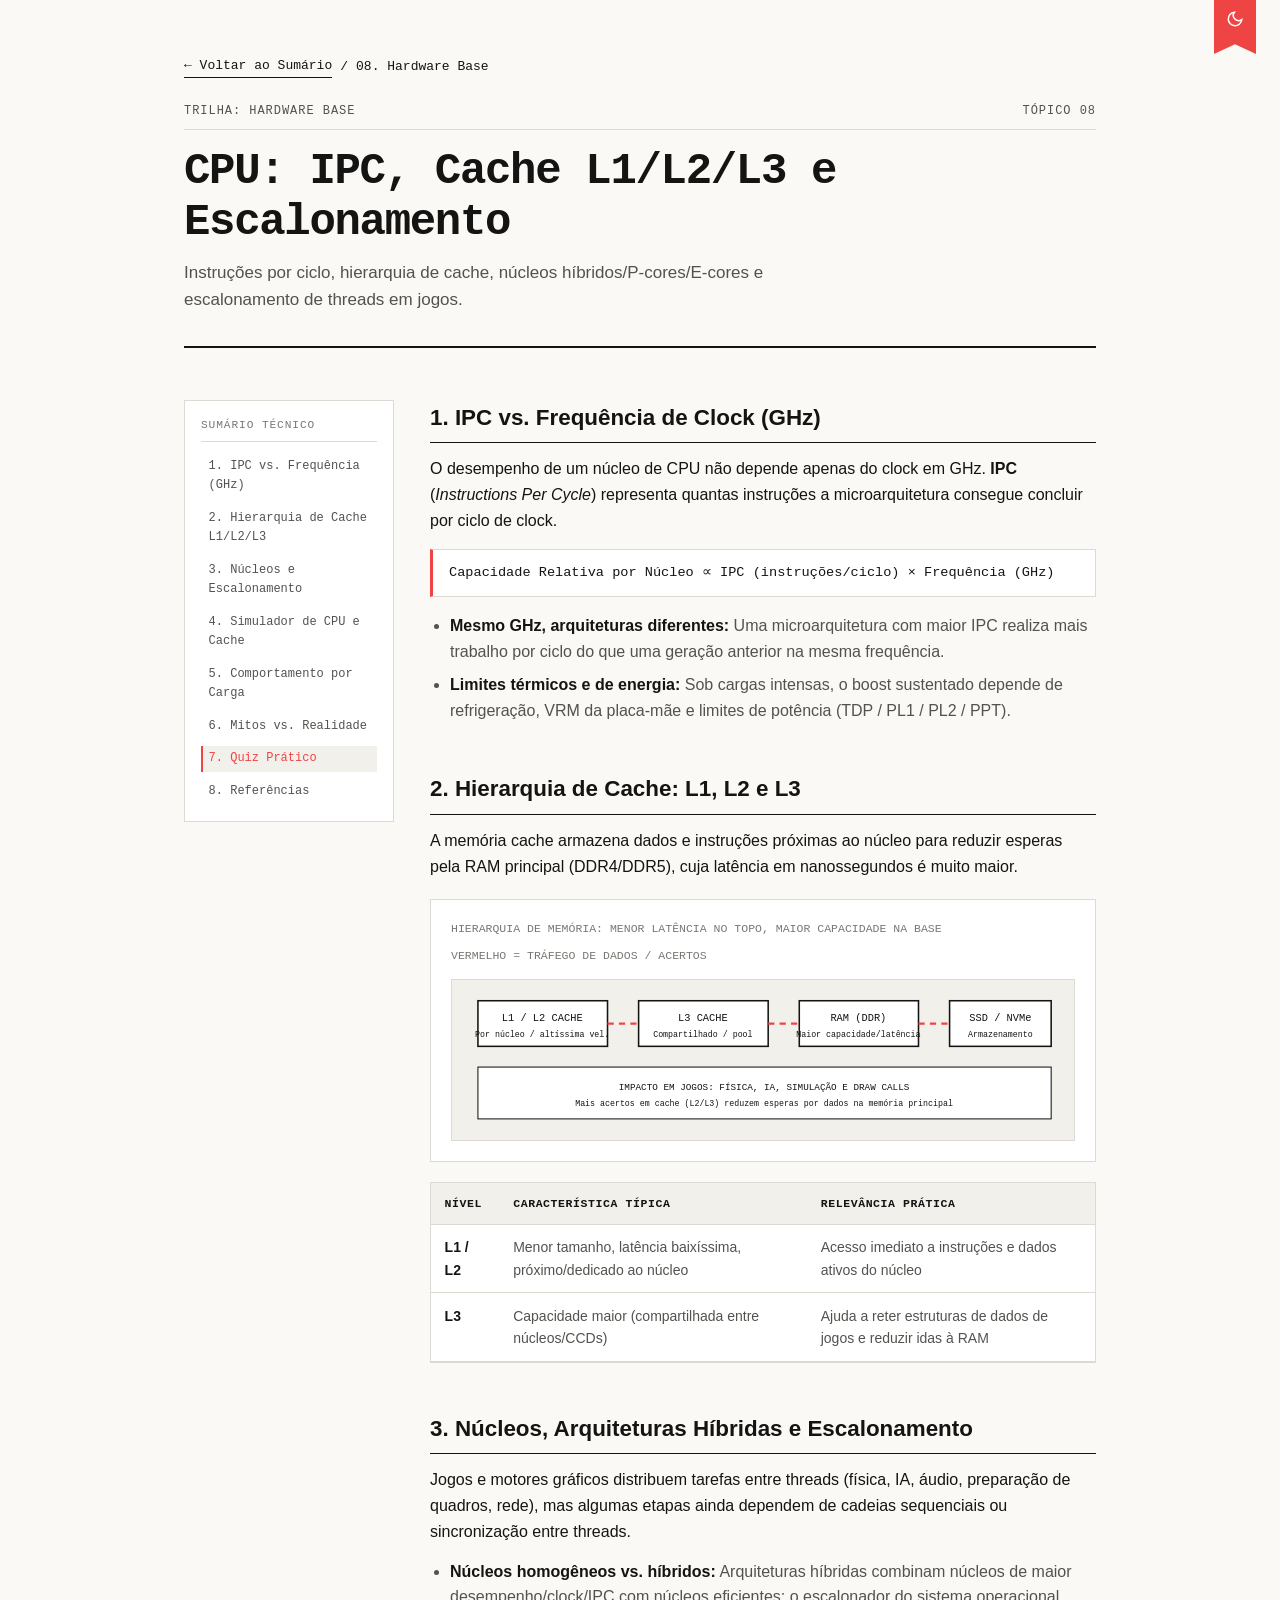
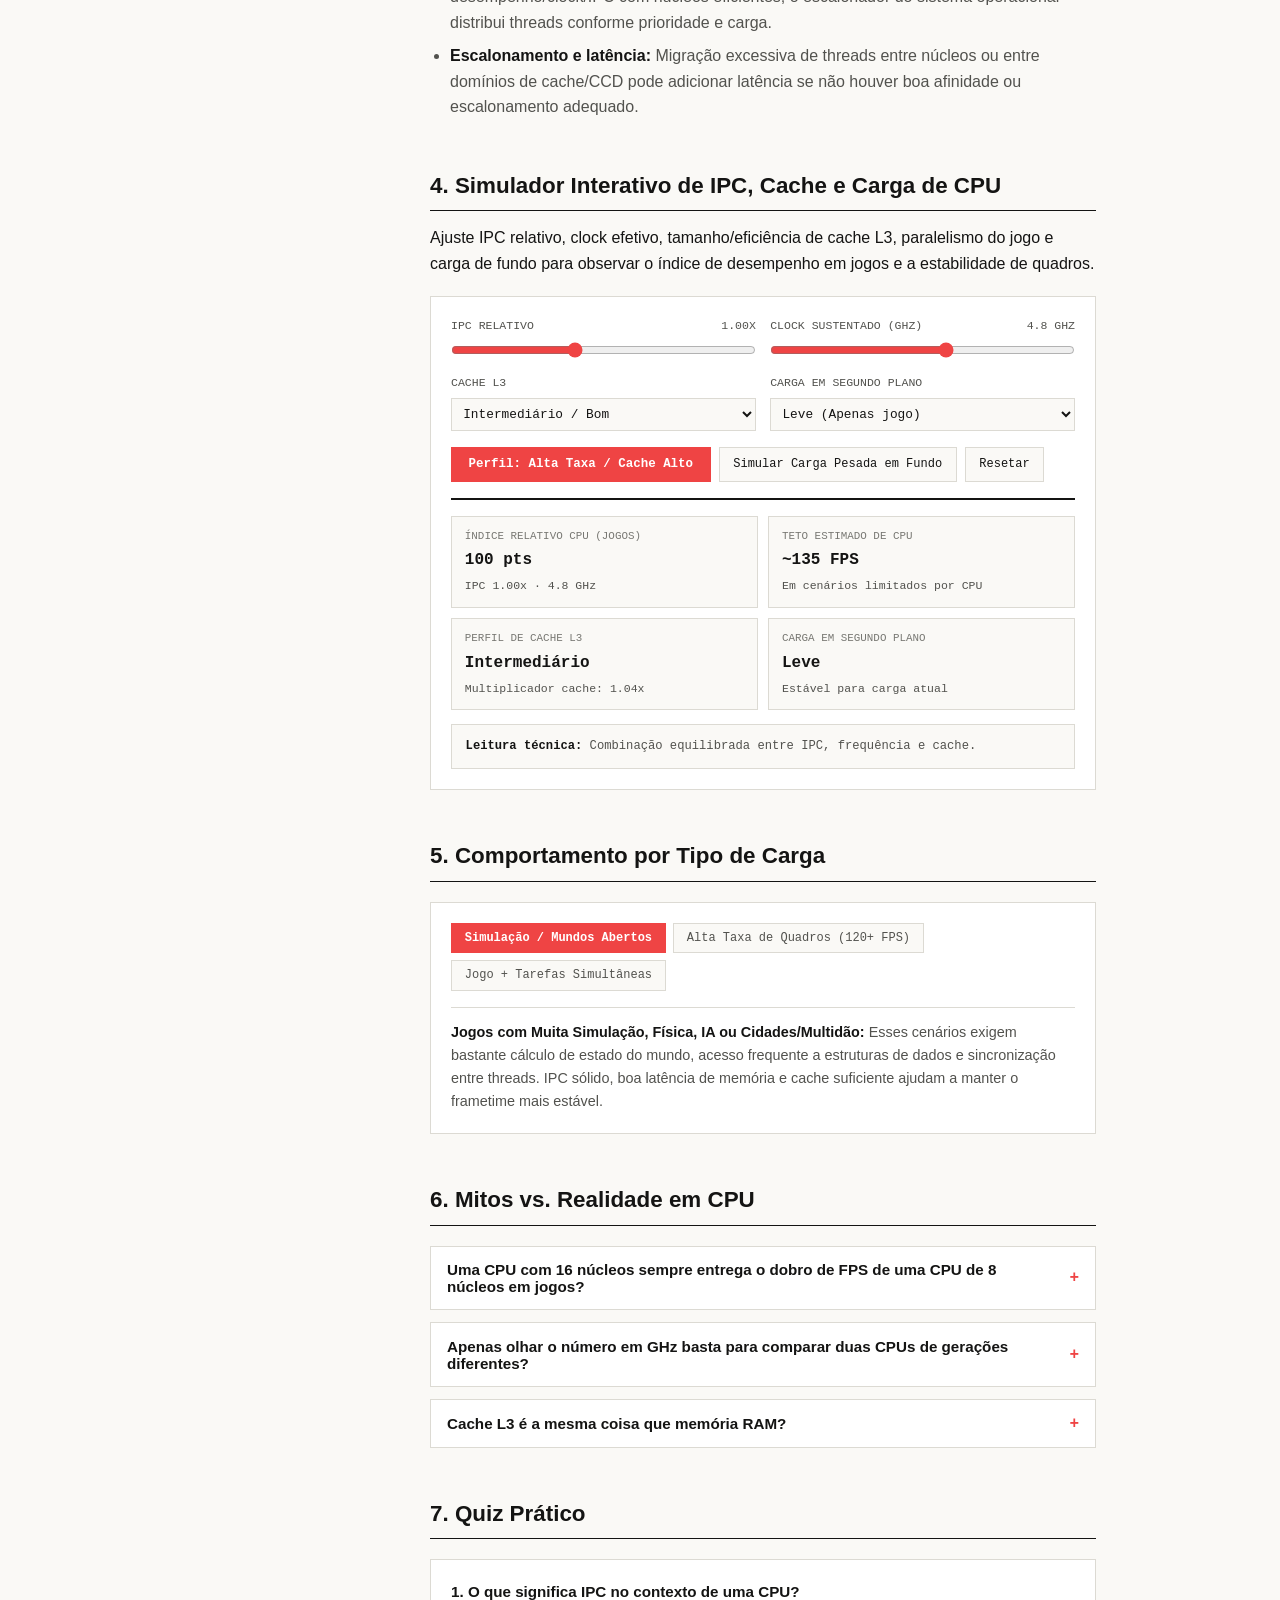
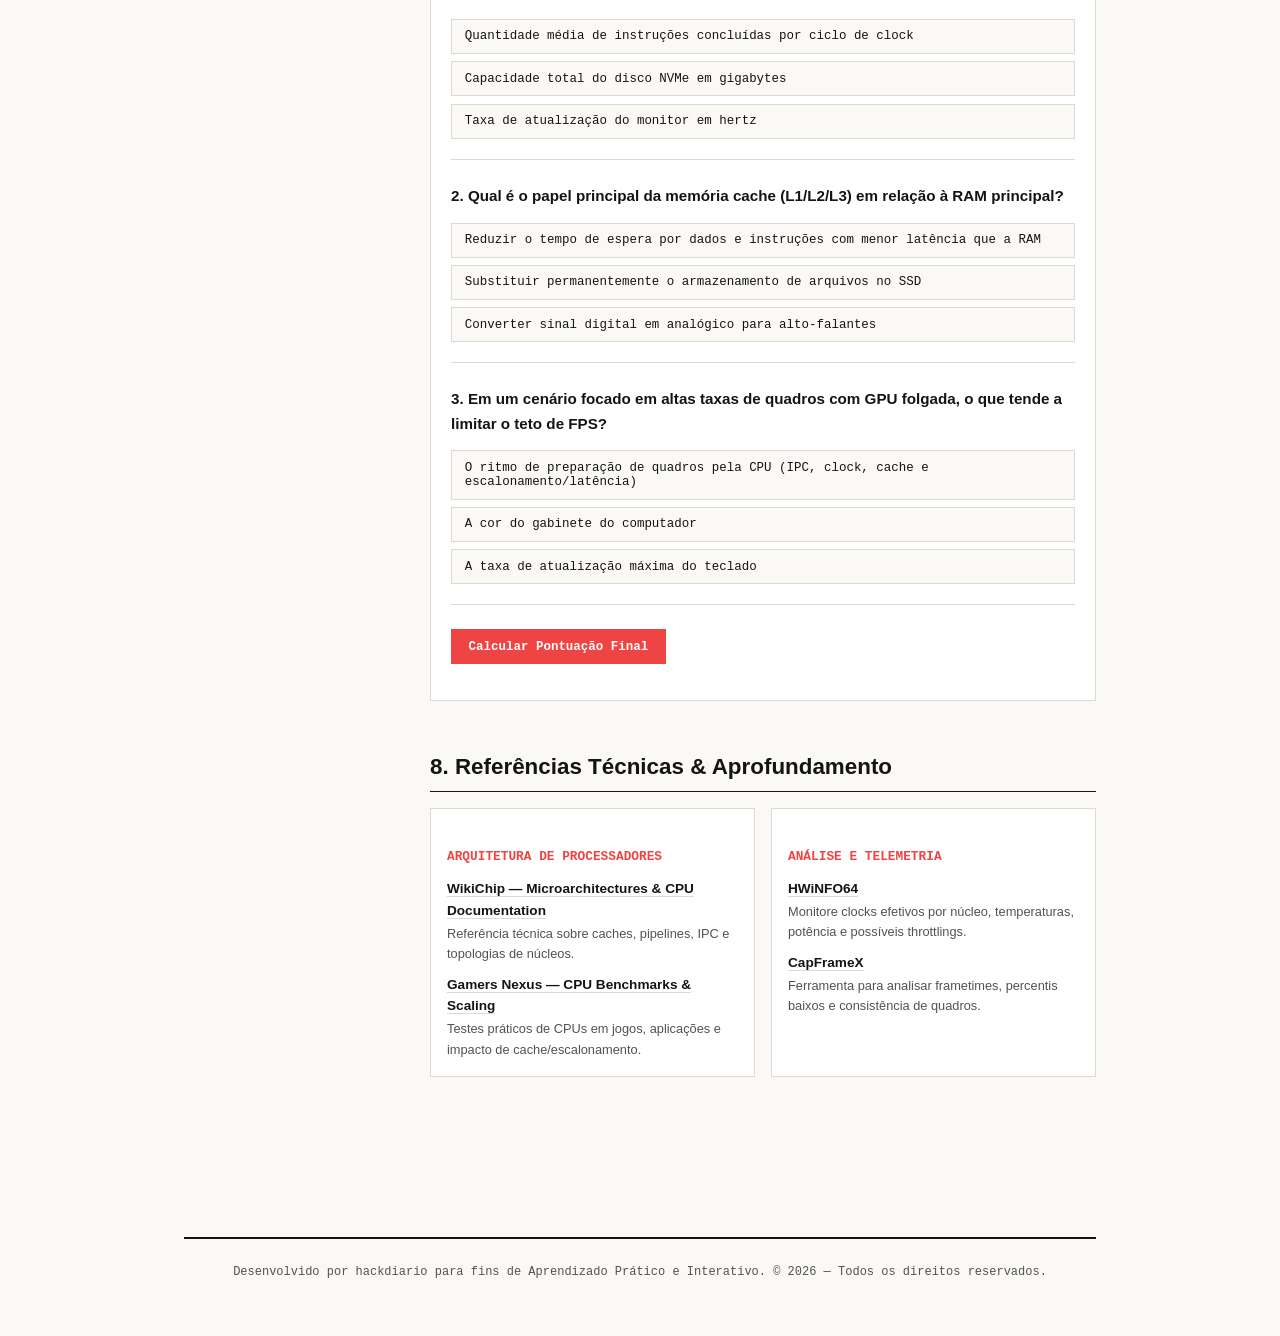
<file: topics/cpu-cache-ipc-escalonamento/index.html>
<!DOCTYPE html>
<html lang="pt-BR">
<head>
  <meta charset="UTF-8">
  <meta name="viewport" content="width=device-width, initial-scale=1.0">
  <title>08 — CPU: IPC, Cache L1/L2/L3 e Escalonamento | guia-do-gamer-raiz</title>
  <link rel="stylesheet" href="../../assets/css/style.css">
  <script>
    (function() {
      const savedTheme = localStorage.getItem('ggr-theme') ||
        (window.matchMedia('(prefers-color-scheme: dark)').matches ? 'dark' : 'light');
      document.documentElement.setAttribute('data-theme', savedTheme);
    })();
  </script>
  <style>
    .topic-layout {
      display: grid;
      grid-template-columns: 210px 1fr;
      gap: 2.25rem;
      align-items: start;
      padding: 1.25rem 0 3rem;
    }

    .anchor-nav {
      position: sticky;
      top: 1.5rem;
      border: 1px solid var(--border-color);
      background-color: var(--bg-surface);
      padding: 1rem;
    }

    .anchor-nav-title {
      font-family: var(--font-mono);
      font-size: 0.7rem;
      text-transform: uppercase;
      letter-spacing: 0.08em;
      color: var(--text-muted);
      margin-bottom: 0.75rem;
      padding-bottom: 0.4rem;
      border-bottom: 1px solid var(--border-color);
    }

    .anchor-nav ul {
      list-style: none;
      display: flex;
      flex-direction: column;
      gap: 0.45rem;
    }

    .anchor-nav a {
      font-family: var(--font-mono);
      font-size: 0.75rem;
      color: var(--text-secondary);
      text-decoration: none;
      display: block;
      padding: 0.2rem 0.35rem;
      border-left: 2px solid transparent;
      transition: all var(--transition-fast);
    }

    .anchor-nav a:hover,
    .anchor-nav a.is-active {
      color: var(--accent-red);
      border-left-color: var(--accent-red);
      background-color: var(--bg-subtle);
    }

    .topic-main section {
      margin-bottom: 3rem;
      scroll-margin-top: 1.5rem;
    }

    .topic-main h2 {
      font-size: 1.4rem;
      font-weight: 700;
      margin-bottom: 0.85rem;
      padding-bottom: 0.4rem;
      border-bottom: 1px solid var(--border-strong);
    }

    .topic-main h3 {
      font-size: 1.05rem;
      font-weight: 700;
      margin: 1.35rem 0 0.5rem;
    }

    .topic-main p {
      margin-bottom: 0.9rem;
      color: var(--text-primary);
    }

    .formula-box {
      font-family: var(--font-mono);
      font-size: 0.85rem;
      background-color: var(--bg-surface);
      border: 1px solid var(--border-color);
      border-left: 3px solid var(--accent-red);
      padding: 0.75rem 1rem;
      margin: 1rem 0;
      color: var(--text-primary);
    }

    .tech-list {
      margin: 0.75rem 0 1.25rem 1.25rem;
      display: flex;
      flex-direction: column;
      gap: 0.5rem;
    }

    .tech-list li {
      color: var(--text-secondary);
    }

    .tech-list strong {
      color: var(--text-primary);
    }

    .spec-table-wrap {
      overflow-x: auto;
      margin: 1.25rem 0;
      border: 1px solid var(--border-color);
      background-color: var(--bg-surface);
    }

    .spec-table {
      width: 100%;
      border-collapse: collapse;
      font-size: 0.875rem;
    }

    .spec-table th,
    .spec-table td {
      padding: 0.7rem 0.85rem;
      text-align: left;
      border-bottom: 1px solid var(--border-color);
      vertical-align: top;
    }

    .spec-table th {
      font-family: var(--font-mono);
      font-size: 0.72rem;
      text-transform: uppercase;
      letter-spacing: 0.05em;
      background-color: var(--bg-subtle);
      color: var(--text-primary);
    }

    .spec-table td {
      color: var(--text-secondary);
    }

    .spec-table td strong {
      color: var(--text-primary);
    }

    /* Hierarquia de Memória / Cache */
    .diagram-box {
      border: 1px solid var(--border-color);
      background-color: var(--bg-surface);
      padding: 1.25rem;
      margin: 1.25rem 0;
    }

    .diagram-top {
      display: flex;
      justify-content: space-between;
      align-items: center;
      flex-wrap: wrap;
      gap: 0.5rem;
      font-family: var(--font-mono);
      font-size: 0.72rem;
      color: var(--text-muted);
      margin-bottom: 0.85rem;
    }

    .cache-svg {
      width: 100%;
      height: auto;
      display: block;
      background-color: var(--bg-subtle);
      border: 1px solid var(--border-color);
    }

    .bus-flow {
      stroke: var(--accent-red);
      stroke-width: 2.2;
      stroke-dasharray: 6 5;
      fill: none;
      animation: cacheDash 1.2s linear infinite;
    }

    @keyframes cacheDash {
      to {
        stroke-dashoffset: -22;
      }
    }

    /* Simulador de IPC, Clock, Cache e Escalonamento */
    .cpu-panel {
      border: 1px solid var(--border-color);
      background-color: var(--bg-surface);
      padding: 1.25rem;
      margin: 1.25rem 0;
    }

    .cpu-controls {
      display: grid;
      grid-template-columns: repeat(2, 1fr);
      gap: 0.9rem;
      margin-bottom: 1rem;
    }

    .cpu-field {
      display: flex;
      flex-direction: column;
      gap: 0.35rem;
    }

    .cpu-field label {
      font-family: var(--font-mono);
      font-size: 0.72rem;
      text-transform: uppercase;
      color: var(--text-secondary);
      display: flex;
      justify-content: space-between;
    }

    .cpu-field select,
    .cpu-field input[type="range"] {
      width: 100%;
      font-family: var(--font-mono);
      font-size: 0.8rem;
      color: var(--text-primary);
      background-color: var(--bg-page);
      border: 1px solid var(--border-color);
      padding: 0.45rem;
    }

    .cpu-field input[type="range"] {
      padding: 0;
      accent-color: var(--accent-red);
      cursor: pointer;
    }

    .cpu-actions {
      display: flex;
      flex-wrap: wrap;
      gap: 0.5rem;
      margin-bottom: 1rem;
    }

    .btn-ghost {
      font-family: var(--font-mono);
      font-size: 0.75rem;
      padding: 0.5rem 0.85rem;
      background-color: var(--bg-page);
      color: var(--text-primary);
      border: 1px solid var(--border-color);
      cursor: pointer;
    }

    .btn-ghost:hover {
      border-color: var(--accent-red);
    }

    .cpu-metrics {
      display: grid;
      grid-template-columns: repeat(2, 1fr);
      gap: 0.65rem;
      border-top: 2px solid var(--border-strong);
      padding-top: 1rem;
    }

    .metric-card {
      border: 1px solid var(--border-color);
      background-color: var(--bg-page);
      padding: 0.7rem 0.8rem;
    }

    .metric-label {
      font-family: var(--font-mono);
      font-size: 0.68rem;
      text-transform: uppercase;
      color: var(--text-muted);
      display: block;
    }

    .metric-val {
      font-family: var(--font-mono);
      font-size: 1rem;
      font-weight: 700;
      margin-top: 0.2rem;
      display: block;
    }

    .metric-sub {
      font-family: var(--font-mono);
      font-size: 0.72rem;
      color: var(--text-secondary);
      margin-top: 0.2rem;
      display: block;
    }

    .is-warn {
      color: var(--accent-red);
    }

    .cpu-diag {
      margin-top: 0.85rem;
      border: 1px solid var(--border-color);
      background-color: var(--bg-page);
      padding: 0.75rem 0.85rem;
      font-family: var(--font-mono);
      font-size: 0.76rem;
      color: var(--text-secondary);
    }

    .cpu-diag strong {
      color: var(--text-primary);
    }

    /* Matriz de Cenários de CPU */
    .sched-box {
      border: 1px solid var(--border-color);
      background-color: var(--bg-surface);
      padding: 1.25rem;
      margin: 1.25rem 0;
    }

    .sched-tabs {
      display: flex;
      flex-wrap: wrap;
      gap: 0.45rem;
      margin-bottom: 1rem;
    }

    .sched-tab {
      font-family: var(--font-mono);
      font-size: 0.75rem;
      padding: 0.45rem 0.8rem;
      background-color: var(--bg-page);
      color: var(--text-secondary);
      border: 1px solid var(--border-color);
      cursor: pointer;
    }

    .sched-tab.is-active {
      background-color: var(--accent-red);
      border-color: var(--accent-red);
      color: var(--text-on-accent);
      font-weight: 600;
    }

    .sched-output {
      border-top: 1px solid var(--border-color);
      padding-top: 0.85rem;
      font-size: 0.9rem;
      color: var(--text-secondary);
    }

    .sched-output strong {
      color: var(--text-primary);
    }

    /* Raio-X e Quiz */
    .xray-list {
      display: flex;
      flex-direction: column;
      gap: 0.75rem;
      margin: 1.25rem 0;
    }

    .xray-card {
      border: 1px solid var(--border-color);
      background-color: var(--bg-surface);
    }

    .xray-trigger {
      width: 100%;
      text-align: left;
      background: none;
      border: none;
      color: var(--text-primary);
      padding: 0.9rem 1rem;
      font-family: var(--font-sans);
      font-size: 0.95rem;
      font-weight: 700;
      cursor: pointer;
      display: flex;
      justify-content: space-between;
      align-items: center;
      gap: 1rem;
    }

    .xray-trigger:hover {
      background-color: var(--bg-subtle);
    }

    .xray-indicator {
      font-family: var(--font-mono);
      color: var(--accent-red);
      font-size: 1rem;
      flex-shrink: 0;
    }

    .xray-body {
      display: none;
      padding: 0 1rem 1rem;
      border-top: 1px solid var(--border-color);
      font-size: 0.9rem;
      color: var(--text-secondary);
    }

    .xray-card.is-open .xray-body {
      display: block;
      padding-top: 0.85rem;
    }

    .quiz-box {
      border: 1px solid var(--border-color);
      background-color: var(--bg-surface);
      padding: 1.25rem;
      margin: 1.25rem 0;
    }

    .quiz-question {
      margin-bottom: 1.5rem;
      padding-bottom: 1.25rem;
      border-bottom: 1px solid var(--border-color);
    }

    .quiz-q-title {
      font-weight: 700;
      margin-bottom: 0.65rem;
      font-size: 0.95rem;
    }

    .quiz-options {
      display: flex;
      flex-direction: column;
      gap: 0.45rem;
    }

    .quiz-option-btn {
      text-align: left;
      padding: 0.6rem 0.8rem;
      font-family: var(--font-mono);
      font-size: 0.78rem;
      color: var(--text-primary);
      background-color: var(--bg-page);
      border: 1px solid var(--border-color);
      cursor: pointer;
      transition: all var(--transition-fast);
    }

    .quiz-option-btn:hover:not(:disabled) {
      border-color: var(--accent-red);
    }

    .quiz-option-btn.is-correct {
      border-color: var(--border-strong);
      background-color: var(--bg-subtle);
      font-weight: 700;
    }

    .quiz-option-btn.is-wrong {
      border-color: var(--accent-red);
      color: var(--accent-red);
    }

    .quiz-feedback {
      margin-top: 0.6rem;
      font-size: 0.85rem;
      color: var(--text-secondary);
      padding: 0.6rem 0.75rem;
      background-color: var(--bg-subtle);
      border-left: 2px solid var(--accent-red);
    }

    .btn-primary-red {
      font-family: var(--font-mono);
      font-size: 0.78rem;
      font-weight: 600;
      padding: 0.65rem 1.1rem;
      background-color: var(--accent-red);
      color: var(--text-on-accent);
      border: none;
      cursor: pointer;
    }

    .btn-primary-red:hover {
      background-color: var(--accent-red-hover);
    }

    .quiz-score {
      margin-top: 1rem;
      font-family: var(--font-mono);
      font-size: 0.85rem;
      font-weight: 700;
    }

    .ref-grid {
      display: grid;
      grid-template-columns: repeat(auto-fit, minmax(260px, 1fr));
      gap: 1rem;
      margin-top: 1rem;
    }

    .ref-card {
      border: 1px solid var(--border-color);
      background-color: var(--bg-surface);
      padding: 1rem;
    }

    .ref-card h3 {
      font-family: var(--font-mono);
      font-size: 0.8rem;
      text-transform: uppercase;
      color: var(--accent-red);
      margin-bottom: 0.65rem;
    }

    .ref-card ul {
      list-style: none;
      display: flex;
      flex-direction: column;
      gap: 0.55rem;
      font-size: 0.85rem;
    }

    .ref-card a {
      color: var(--text-primary);
      font-weight: 600;
      text-decoration: none;
      border-bottom: 1px solid var(--border-color);
    }

    .ref-card a:hover {
      color: var(--accent-red);
      border-bottom-color: var(--accent-red);
    }

    .ref-card span {
      display: block;
      color: var(--text-secondary);
      font-size: 0.8rem;
      margin-top: 0.15rem;
    }

    @media (max-width: 820px) {
      .topic-layout {
        grid-template-columns: 1fr;
      }

      .anchor-nav {
        position: static;
      }

      .cpu-controls,
      .cpu-metrics {
        grid-template-columns: 1fr;
      }
    }
  </style>
</head>
<body>
  <button id="theme-toggle" class="bookmark-toggle" type="button" aria-label="Alternar tema claro/escuro" title="Alternar tema">
    <svg class="icon-sun" width="18" height="18" viewBox="0 0 24 24" fill="none" stroke="currentColor" stroke-width="2">
      <circle cx="12" cy="12" r="5"></circle>
      <line x1="12" y1="1" x2="12" y2="3"></line>
      <line x1="12" y1="21" x2="12" y2="23"></line>
      <line x1="4.22" y1="4.22" x2="5.64" y2="5.64"></line>
      <line x1="18.36" y1="18.36" x2="19.78" y2="19.78"></line>
      <line x1="1" y1="12" x2="3" y2="12"></line>
      <line x1="21" y1="12" x2="23" y2="12"></line>
      <line x1="4.22" y1="19.78" x2="5.64" y2="18.36"></line>
      <line x1="18.36" y1="5.64" x2="19.78" y2="4.22"></line>
    </svg>
    <svg class="icon-moon" width="18" height="18" viewBox="0 0 24 24" fill="none" stroke="currentColor" stroke-width="2">
      <path d="M21 12.79A9 9 0 1 1 11.21 3 7 7 0 0 0 21 12.79z"></path>
    </svg>
  </button>

  <div class="container">
    <nav class="breadcrumb" aria-label="Navegação estrutural">
      <a href="../../index.html">&larr; Voltar ao Sumário</a>
      <span>/</span>
      <span>08. Hardware Base</span>
    </nav>

    <header class="editorial-header">
      <div class="meta-bar">
        <span>TRILHA: HARDWARE BASE</span>
        <span>TÓPICO 08</span>
      </div>
      <h1 class="site-title">CPU: IPC, Cache L1/L2/L3 e Escalonamento</h1>
      <p class="site-subtitle">
        Instruções por ciclo, hierarquia de cache, núcleos híbridos/P-cores/E-cores e escalonamento de threads em jogos.
      </p>
    </header>

    <div class="topic-layout">
      <aside class="anchor-nav" aria-label="Índice da seção">
        <div class="anchor-nav-title">Sumário Técnico</div>
        <ul id="anchor-list">
          <li><a href="#sec-ipc-clock">1. IPC vs. Frequência (GHz)</a></li>
          <li><a href="#sec-cache-l123">2. Hierarquia de Cache L1/L2/L3</a></li>
          <li><a href="#sec-escalonamento">3. Núcleos e Escalonamento</a></li>
          <li><a href="#sec-sim-cpu">4. Simulador de CPU e Cache</a></li>
          <li><a href="#sec-cenarios">5. Comportamento por Carga</a></li>
          <li><a href="#sec-raiox">6. Mitos vs. Realidade</a></li>
          <li><a href="#sec-quiz">7. Quiz Prático</a></li>
          <li><a href="#sec-referencias">8. Referências</a></li>
        </ul>
      </aside>

      <main class="topic-main">
        <section id="sec-ipc-clock">
          <h2>1. IPC vs. Frequência de Clock (GHz)</h2>
          <p>
            O desempenho de um núcleo de CPU não depende apenas do clock em GHz. <strong>IPC</strong> (<em>Instructions Per Cycle</em>) representa quantas instruções a microarquitetura consegue concluir por ciclo de clock.
          </p>

          <div class="formula-box">
            Capacidade Relativa por Núcleo &prop; IPC (instruções/ciclo) &times; Frequência (GHz)
          </div>

          <ul class="tech-list">
            <li><strong>Mesmo GHz, arquiteturas diferentes:</strong> Uma microarquitetura com maior IPC realiza mais trabalho por ciclo do que uma geração anterior na mesma frequência.</li>
            <li><strong>Limites térmicos e de energia:</strong> Sob cargas intensas, o boost sustentado depende de refrigeração, VRM da placa-mãe e limites de potência (TDP / PL1 / PL2 / PPT).</li>
          </ul>
        </section>

        <section id="sec-cache-l123">
          <h2>2. Hierarquia de Cache: L1, L2 e L3</h2>
          <p>
            A memória cache armazena dados e instruções próximas ao núcleo para reduzir esperas pela RAM principal (DDR4/DDR5), cuja latência em nanossegundos é muito maior.
          </p>

          <div class="diagram-box">
            <div class="diagram-top">
              <span>HIERARQUIA DE MEMÓRIA: MENOR LATÊNCIA NO TOPO, MAIOR CAPACIDADE NA BASE</span>
              <span>VERMELHO = TRÁFEGO DE DADOS / ACERTOS</span>
            </div>
            <svg class="cache-svg" viewBox="0 0 600 155" role="img" aria-label="Hierarquia de cache L1, L2, L3 e RAM principal">
              <rect x="25" y="20" width="125" height="44" fill="var(--bg-surface)" stroke="currentColor" stroke-width="1.5"></rect>
              <text x="87" y="40" text-anchor="middle" font-family="monospace" font-size="10" fill="currentColor">L1 / L2 CACHE</text>
              <text x="87" y="55" text-anchor="middle" font-family="monospace" font-size="8" fill="currentColor">Por núcleo / altíssima vel.</text>

              <rect x="180" y="20" width="125" height="44" fill="var(--bg-surface)" stroke="currentColor" stroke-width="1.5"></rect>
              <text x="242" y="40" text-anchor="middle" font-family="monospace" font-size="10" fill="currentColor">L3 CACHE</text>
              <text x="242" y="55" text-anchor="middle" font-family="monospace" font-size="8" fill="currentColor">Compartilhado / pool</text>

              <rect x="335" y="20" width="115" height="44" fill="var(--bg-surface)" stroke="currentColor" stroke-width="1.5"></rect>
              <text x="392" y="40" text-anchor="middle" font-family="monospace" font-size="10" fill="currentColor">RAM (DDR)</text>
              <text x="392" y="55" text-anchor="middle" font-family="monospace" font-size="8" fill="currentColor">Maior capacidade/latência</text>

              <rect x="480" y="20" width="98" height="44" fill="var(--bg-surface)" stroke="currentColor" stroke-width="1.5"></rect>
              <text x="529" y="40" text-anchor="middle" font-family="monospace" font-size="10" fill="currentColor">SSD / NVMe</text>
              <text x="529" y="55" text-anchor="middle" font-family="monospace" font-size="8" fill="currentColor">Armazenamento</text>

              <line x1="150" y1="42" x2="180" y2="42" class="bus-flow"></line>
              <line x1="305" y1="42" x2="335" y2="42" class="bus-flow"></line>
              <line x1="450" y1="42" x2="480" y2="42" class="bus-flow"></line>

              <rect x="25" y="84" width="553" height="50" fill="var(--bg-surface)" stroke="currentColor" stroke-width="1"></rect>
              <text x="301" y="106" text-anchor="middle" font-family="monospace" font-size="9" fill="currentColor">IMPACTO EM JOGOS: FÍSICA, IA, SIMULAÇÃO E DRAW CALLS</text>
              <text x="301" y="122" text-anchor="middle" font-family="monospace" font-size="8" fill="currentColor">Mais acertos em cache (L2/L3) reduzem esperas por dados na memória principal</text>
            </svg>
          </div>

          <div class="spec-table-wrap">
            <table class="spec-table">
              <thead>
                <tr>
                  <th>Nível</th>
                  <th>Característica Típica</th>
                  <th>Relevância Prática</th>
                </tr>
              </thead>
              <tbody>
                <tr>
                  <td><strong>L1 / L2</strong></td>
                  <td>Menor tamanho, latência baixíssima, próximo/dedicado ao núcleo</td>
                  <td>Acesso imediato a instruções e dados ativos do núcleo</td>
                </tr>
                <tr>
                  <td><strong>L3</strong></td>
                  <td>Capacidade maior (compartilhada entre núcleos/CCDs)</td>
                  <td>Ajuda a reter estruturas de dados de jogos e reduzir idas à RAM</td>
                </tr>
              </tbody>
            </table>
          </div>
        </section>

        <section id="sec-escalonamento">
          <h2>3. Núcleos, Arquiteturas Híbridas e Escalonamento</h2>
          <p>
            Jogos e motores gráficos distribuem tarefas entre threads (física, IA, áudio, preparação de quadros, rede), mas algumas etapas ainda dependem de cadeias sequenciais ou sincronização entre threads.
          </p>

          <ul class="tech-list">
            <li><strong>Núcleos homogêneos vs. híbridos:</strong> Arquiteturas híbridas combinam núcleos de maior desempenho/clock/IPC com núcleos eficientes; o escalonador do sistema operacional distribui threads conforme prioridade e carga.</li>
            <li><strong>Escalonamento e latência:</strong> Migração excessiva de threads entre núcleos ou entre domínios de cache/CCD pode adicionar latência se não houver boa afinidade ou escalonamento adequado.</li>
          </ul>
        </section>

        <section id="sec-sim-cpu">
          <h2>4. Simulador Interativo de IPC, Cache e Carga de CPU</h2>
          <p>
            Ajuste IPC relativo, clock efetivo, tamanho/eficiência de cache L3, paralelismo do jogo e carga de fundo para observar o índice de desempenho em jogos e a estabilidade de quadros.
          </p>

          <div class="cpu-panel">
            <div class="cpu-controls">
              <div class="cpu-field">
                <label for="cpu-ipc">
                  <span>IPC Relativo</span>
                  <span id="cpu-ipc-val">1.00x</span>
                </label>
                <input id="cpu-ipc" type="range" min="0.80" max="1.30" step="0.05" value="1.00">
              </div>

              <div class="cpu-field">
                <label for="cpu-clock">
                  <span>Clock Sustentado (GHz)</span>
                  <span id="cpu-clock-val">4.8 GHz</span>
                </label>
                <input id="cpu-clock" type="range" min="3.4" max="5.8" step="0.2" value="4.8">
              </div>

              <div class="cpu-field">
                <label for="cpu-cache"><span>Cache L3</span></label>
                <select id="cpu-cache">
                  <option value="low">Padrão / Menor</option>
                  <option value="mid" selected>Intermediário / Bom</option>
                  <option value="high">Amplo / 3D V-Cache</option>
                </select>
              </div>

              <div class="cpu-field">
                <label for="cpu-bg"><span>Carga em Segundo Plano</span></label>
                <select id="cpu-bg">
                  <option value="clean" selected>Leve (Apenas jogo)</option>
                  <option value="stream">Moderada (Navegador/Overlay)</option>
                  <option value="heavy">Pesada (Gravação/Compilação)</option>
                </select>
              </div>
            </div>

            <div class="cpu-actions">
              <button type="button" class="btn-primary-red" id="cpu-cmd-esports">Perfil: Alta Taxa / Cache Alto</button>
              <button type="button" class="btn-ghost" id="cpu-cmd-bg">Simular Carga Pesada em Fundo</button>
              <button type="button" class="btn-ghost" id="cpu-cmd-reset">Resetar</button>
            </div>

            <div id="cpu-metrics" class="cpu-metrics" aria-live="polite"></div>
            <div id="cpu-diag" class="cpu-diag" aria-live="polite"></div>
          </div>
        </section>

        <section id="sec-cenarios">
          <h2>5. Comportamento por Tipo de Carga</h2>
          <div class="sched-box">
            <div class="sched-tabs" id="sched-tabs">
              <button type="button" class="sched-tab is-active" data-sc="sim-heavy">Simulação / Mundos Abertos</button>
              <button type="button" class="sched-tab" data-sc="high-hz">Alta Taxa de Quadros (120+ FPS)</button>
              <button type="button" class="sched-tab" data-sc="multitask">Jogo + Tarefas Simultâneas</button>
            </div>
            <div id="sched-output" class="sched-output" aria-live="polite"></div>
          </div>
        </section>

        <section id="sec-raiox">
          <h2>6. Mitos vs. Realidade em CPU</h2>
          <div id="xray-container" class="xray-list"></div>
        </section>

        <section id="sec-quiz">
          <h2>7. Quiz Prático</h2>
          <div id="quiz-container" class="quiz-box"></div>
        </section>

        <section id="sec-referencias">
          <h2>8. Referências Técnicas &amp; Aprofundamento</h2>
          <div id="references-container" class="ref-grid"></div>
        </section>
      </main>
    </div>

    <footer class="editorial-footer">
      <p>Desenvolvido por hackdiario para fins de Aprendizado Prático e Interativo. &copy; 2026 — Todos os direitos reservados.</p>
    </footer>
  </div>

  <script src="./assets/scripts/main.js"></script>
</body>
</html>
</file>
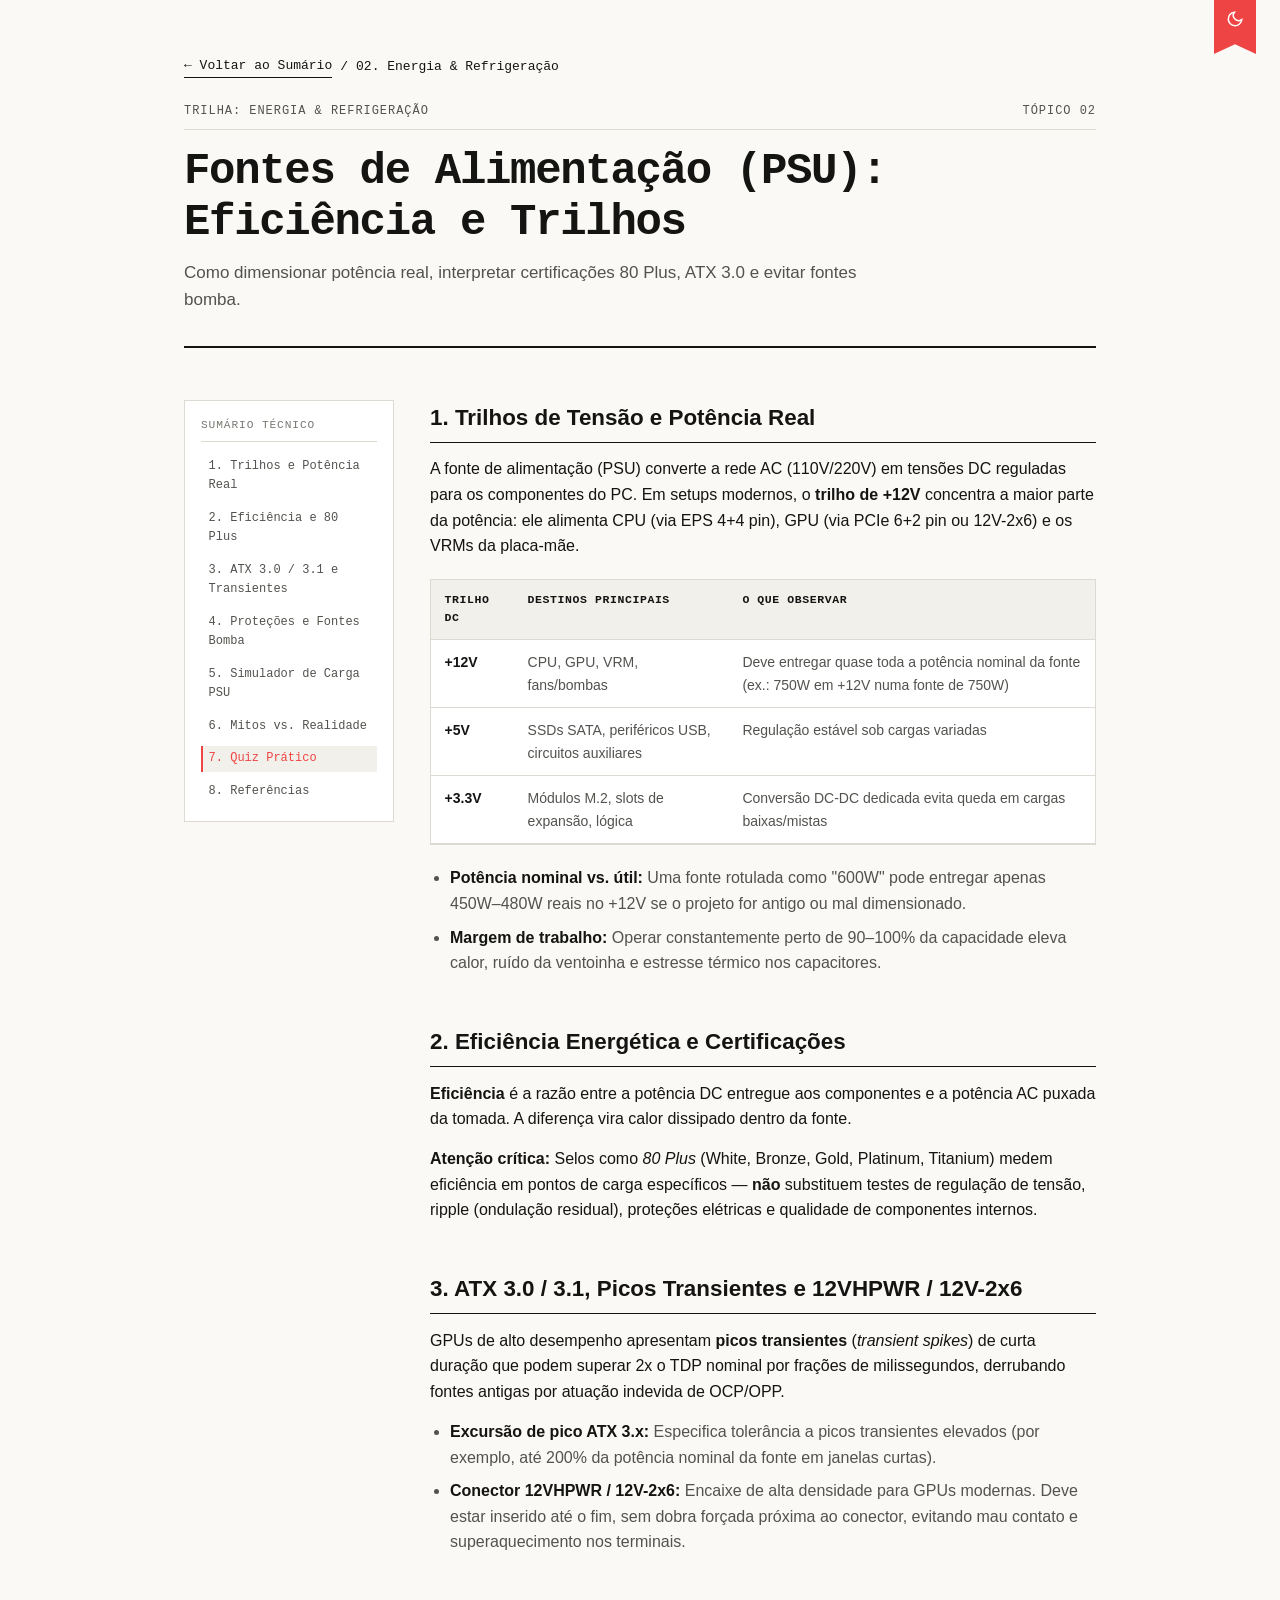
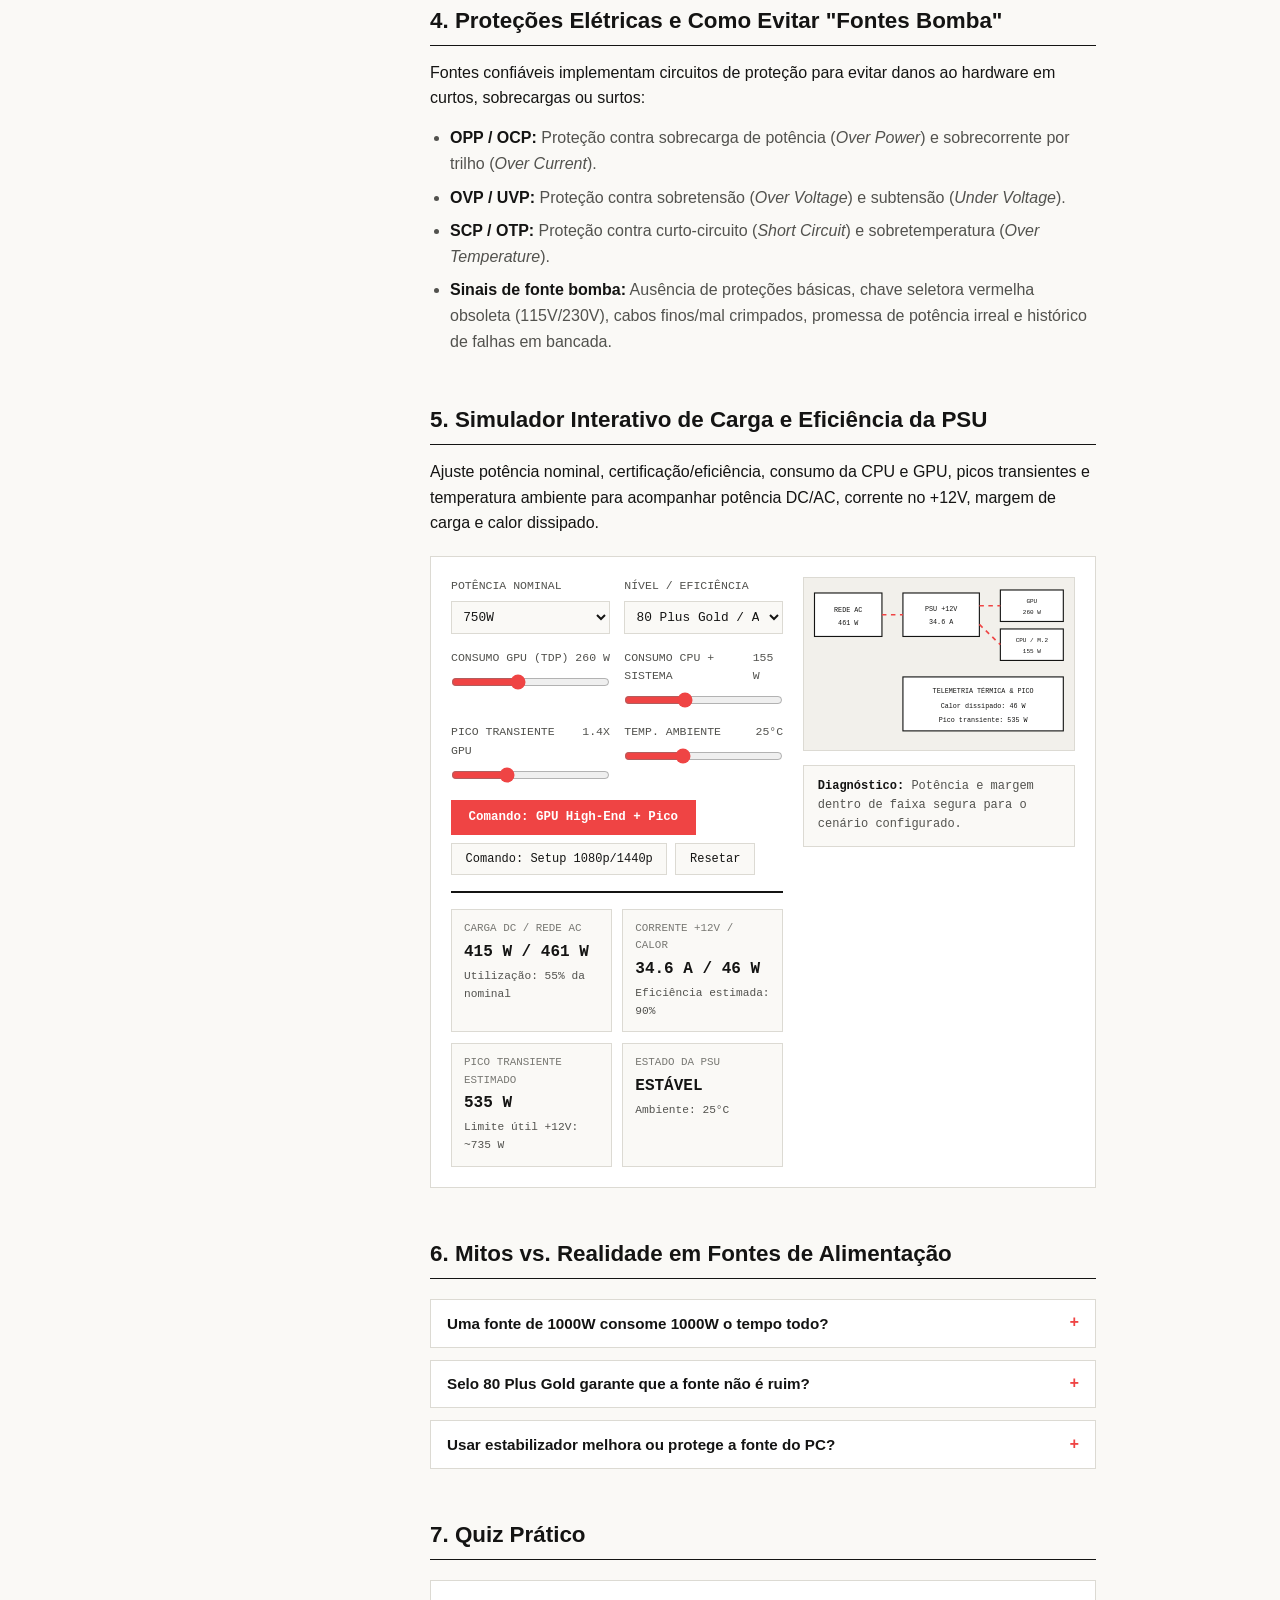
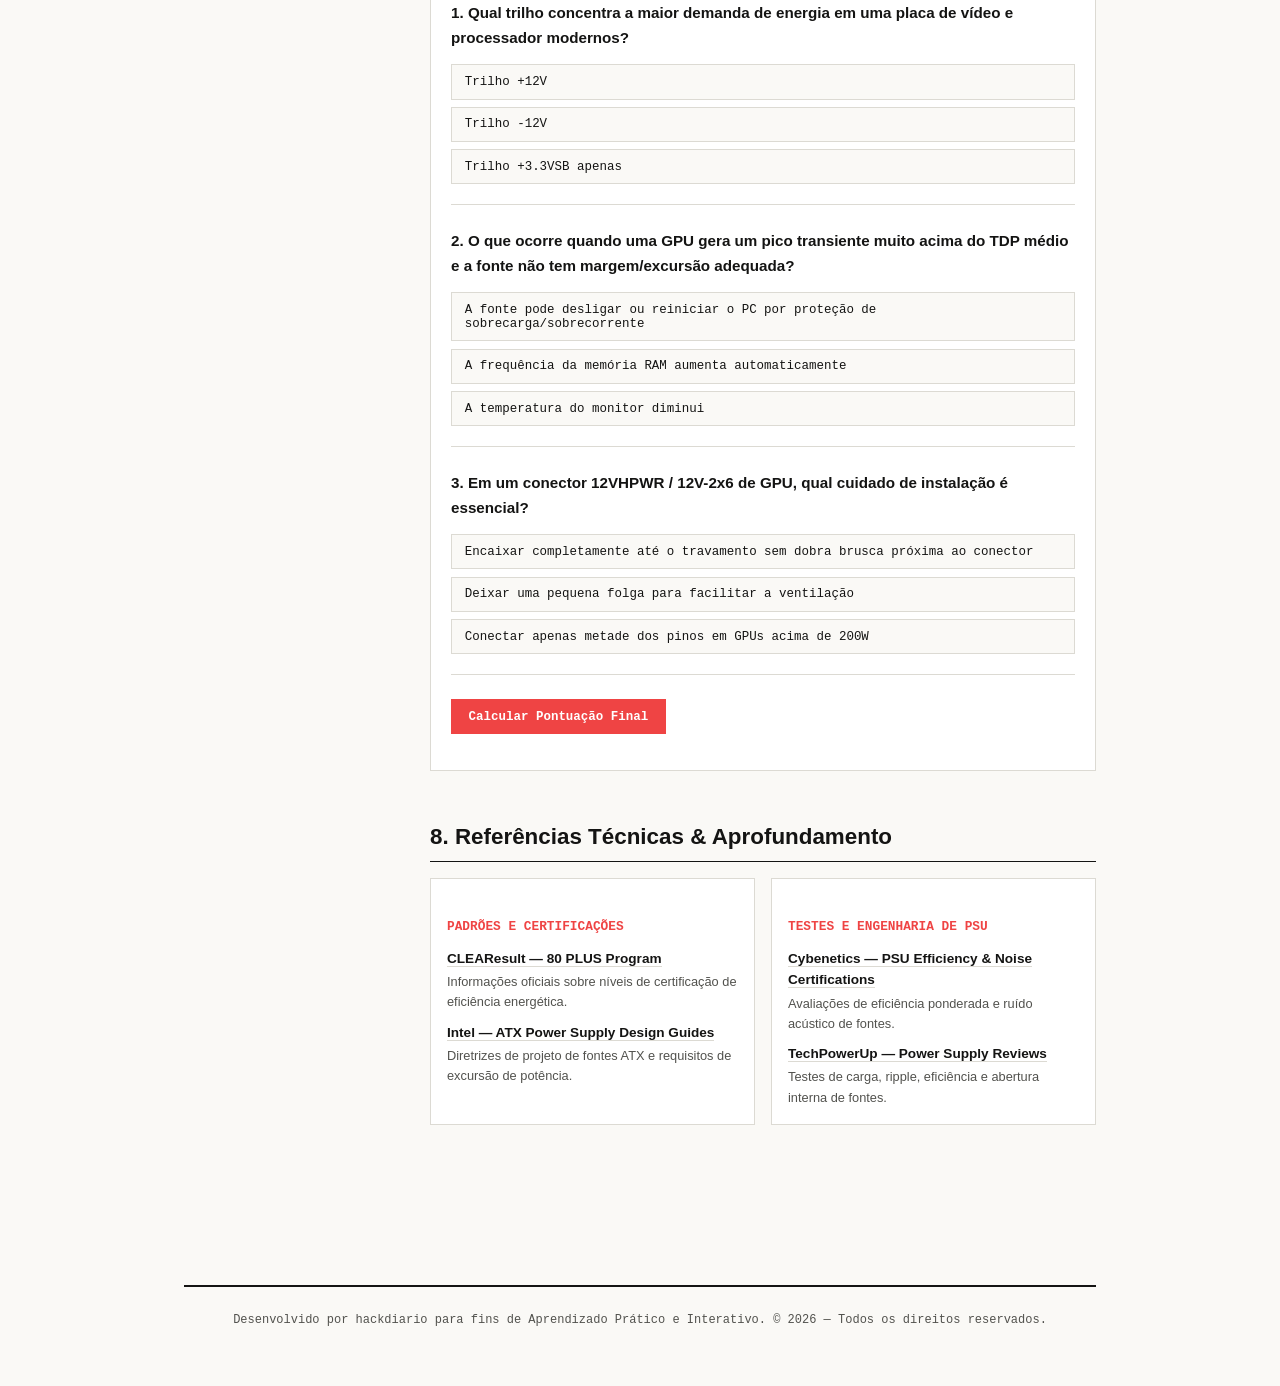
<file: topics/fontes-alimentacao/index.html>
<!DOCTYPE html>
<html lang="pt-BR">
<head>
  <meta charset="UTF-8">
  <meta name="viewport" content="width=device-width, initial-scale=1.0">
  <title>02 — Fontes de Alimentação (PSU): Eficiência e Trilhos | guia-do-gamer-raiz</title>
  <link rel="stylesheet" href="../../assets/css/style.css">
  <script>
    (function() {
      const savedTheme = localStorage.getItem('ggr-theme') ||
        (window.matchMedia('(prefers-color-scheme: dark)').matches ? 'dark' : 'light');
      document.documentElement.setAttribute('data-theme', savedTheme);
    })();
  </script>
  <style>
    .topic-layout {
      display: grid;
      grid-template-columns: 210px 1fr;
      gap: 2.25rem;
      align-items: start;
      padding: 1.25rem 0 3rem;
    }

    .anchor-nav {
      position: sticky;
      top: 1.5rem;
      border: 1px solid var(--border-color);
      background-color: var(--bg-surface);
      padding: 1rem;
    }

    .anchor-nav-title {
      font-family: var(--font-mono);
      font-size: 0.7rem;
      text-transform: uppercase;
      letter-spacing: 0.08em;
      color: var(--text-muted);
      margin-bottom: 0.75rem;
      padding-bottom: 0.4rem;
      border-bottom: 1px solid var(--border-color);
    }

    .anchor-nav ul {
      list-style: none;
      display: flex;
      flex-direction: column;
      gap: 0.45rem;
    }

    .anchor-nav a {
      font-family: var(--font-mono);
      font-size: 0.75rem;
      color: var(--text-secondary);
      text-decoration: none;
      display: block;
      padding: 0.2rem 0.35rem;
      border-left: 2px solid transparent;
      transition: all var(--transition-fast);
    }

    .anchor-nav a:hover,
    .anchor-nav a.is-active {
      color: var(--accent-red);
      border-left-color: var(--accent-red);
      background-color: var(--bg-subtle);
    }

    .topic-main section {
      margin-bottom: 3rem;
      scroll-margin-top: 1.5rem;
    }

    .topic-main h2 {
      font-size: 1.4rem;
      font-weight: 700;
      margin-bottom: 0.85rem;
      padding-bottom: 0.4rem;
      border-bottom: 1px solid var(--border-strong);
    }

    .topic-main h3 {
      font-size: 1.05rem;
      font-weight: 700;
      margin: 1.35rem 0 0.5rem;
    }

    .topic-main p {
      margin-bottom: 0.9rem;
      color: var(--text-primary);
    }

    .tech-list {
      margin: 0.75rem 0 1.25rem 1.25rem;
      display: flex;
      flex-direction: column;
      gap: 0.5rem;
    }

    .tech-list li {
      color: var(--text-secondary);
    }

    .tech-list strong {
      color: var(--text-primary);
    }

    .spec-table-wrap {
      overflow-x: auto;
      margin: 1.25rem 0;
      border: 1px solid var(--border-color);
      background-color: var(--bg-surface);
    }

    .spec-table {
      width: 100%;
      border-collapse: collapse;
      font-size: 0.875rem;
    }

    .spec-table th,
    .spec-table td {
      padding: 0.7rem 0.85rem;
      text-align: left;
      border-bottom: 1px solid var(--border-color);
      vertical-align: top;
    }

    .spec-table th {
      font-family: var(--font-mono);
      font-size: 0.72rem;
      text-transform: uppercase;
      letter-spacing: 0.05em;
      background-color: var(--bg-subtle);
      color: var(--text-primary);
    }

    .spec-table td {
      color: var(--text-secondary);
    }

    .spec-table td strong {
      color: var(--text-primary);
    }

    .psu-panel {
      border: 1px solid var(--border-color);
      background-color: var(--bg-surface);
      padding: 1.25rem;
      margin: 1.25rem 0;
    }

    .psu-grid {
      display: grid;
      grid-template-columns: 1.1fr 0.9fr;
      gap: 1.25rem;
      align-items: start;
    }

    .psu-controls {
      display: grid;
      grid-template-columns: repeat(2, 1fr);
      gap: 0.9rem;
      margin-bottom: 1rem;
    }

    .psu-control {
      display: flex;
      flex-direction: column;
      gap: 0.35rem;
    }

    .psu-control label {
      font-family: var(--font-mono);
      font-size: 0.72rem;
      text-transform: uppercase;
      color: var(--text-secondary);
      display: flex;
      justify-content: space-between;
    }

    .psu-control select,
    .psu-control input[type="range"] {
      width: 100%;
      font-family: var(--font-mono);
      font-size: 0.8rem;
      color: var(--text-primary);
      background-color: var(--bg-page);
      border: 1px solid var(--border-color);
      padding: 0.45rem;
    }

    .psu-control input[type="range"] {
      padding: 0;
      accent-color: var(--accent-red);
      cursor: pointer;
    }

    .psu-actions {
      display: flex;
      flex-wrap: wrap;
      gap: 0.5rem;
      margin-bottom: 1rem;
    }

    .btn-ghost {
      font-family: var(--font-mono);
      font-size: 0.75rem;
      padding: 0.5rem 0.85rem;
      background-color: var(--bg-page);
      color: var(--text-primary);
      border: 1px solid var(--border-color);
      cursor: pointer;
    }

    .btn-ghost:hover {
      border-color: var(--accent-red);
    }

    .psu-telemetry {
      display: grid;
      grid-template-columns: repeat(2, 1fr);
      gap: 0.65rem;
      border-top: 2px solid var(--border-strong);
      padding-top: 1rem;
    }

    .telemetry-card {
      border: 1px solid var(--border-color);
      background-color: var(--bg-page);
      padding: 0.65rem 0.75rem;
    }

    .telemetry-label {
      font-family: var(--font-mono);
      font-size: 0.68rem;
      text-transform: uppercase;
      color: var(--text-muted);
      display: block;
    }

    .telemetry-value {
      font-family: var(--font-mono);
      font-size: 1rem;
      font-weight: 700;
      margin-top: 0.15rem;
      display: block;
    }

    .telemetry-sub {
      font-family: var(--font-mono);
      font-size: 0.7rem;
      color: var(--text-secondary);
      margin-top: 0.15rem;
      display: block;
    }

    .is-warn {
      color: var(--accent-red);
    }

    .psu-svg {
      width: 100%;
      height: auto;
      display: block;
      border: 1px solid var(--border-color);
      background-color: var(--bg-subtle);
    }

    .psu-flow-12v {
      stroke: var(--accent-red);
      stroke-width: 2.2;
      stroke-dasharray: 6 6;
      fill: none;
      animation: psuDash 1.2s linear infinite;
    }

    @keyframes psuDash {
      to {
        stroke-dashoffset: -24;
      }
    }

    .psu-log {
      margin-top: 0.85rem;
      border: 1px solid var(--border-color);
      background-color: var(--bg-page);
      padding: 0.7rem 0.85rem;
      font-family: var(--font-mono);
      font-size: 0.75rem;
      color: var(--text-secondary);
    }

    .psu-log strong {
      color: var(--text-primary);
    }

    .xray-list {
      display: flex;
      flex-direction: column;
      gap: 0.75rem;
      margin: 1.25rem 0;
    }

    .xray-card {
      border: 1px solid var(--border-color);
      background-color: var(--bg-surface);
    }

    .xray-trigger {
      width: 100%;
      text-align: left;
      background: none;
      border: none;
      color: var(--text-primary);
      padding: 0.9rem 1rem;
      font-family: var(--font-sans);
      font-size: 0.95rem;
      font-weight: 700;
      cursor: pointer;
      display: flex;
      justify-content: space-between;
      align-items: center;
      gap: 1rem;
    }

    .xray-trigger:hover {
      background-color: var(--bg-subtle);
    }

    .xray-indicator {
      font-family: var(--font-mono);
      color: var(--accent-red);
      font-size: 1rem;
      flex-shrink: 0;
    }

    .xray-body {
      display: none;
      padding: 0 1rem 1rem;
      border-top: 1px solid var(--border-color);
      font-size: 0.9rem;
      color: var(--text-secondary);
    }

    .xray-card.is-open .xray-body {
      display: block;
      padding-top: 0.85rem;
    }

    .quiz-box {
      border: 1px solid var(--border-color);
      background-color: var(--bg-surface);
      padding: 1.25rem;
      margin: 1.25rem 0;
    }

    .quiz-question {
      margin-bottom: 1.5rem;
      padding-bottom: 1.25rem;
      border-bottom: 1px solid var(--border-color);
    }

    .quiz-q-title {
      font-weight: 700;
      margin-bottom: 0.65rem;
      font-size: 0.95rem;
    }

    .quiz-options {
      display: flex;
      flex-direction: column;
      gap: 0.45rem;
    }

    .quiz-option-btn {
      text-align: left;
      padding: 0.6rem 0.8rem;
      font-family: var(--font-mono);
      font-size: 0.78rem;
      color: var(--text-primary);
      background-color: var(--bg-page);
      border: 1px solid var(--border-color);
      cursor: pointer;
      transition: all var(--transition-fast);
    }

    .quiz-option-btn:hover:not(:disabled) {
      border-color: var(--accent-red);
    }

    .quiz-option-btn.is-correct {
      border-color: var(--border-strong);
      background-color: var(--bg-subtle);
      font-weight: 700;
    }

    .quiz-option-btn.is-wrong {
      border-color: var(--accent-red);
      color: var(--accent-red);
    }

    .quiz-feedback {
      margin-top: 0.6rem;
      font-size: 0.85rem;
      color: var(--text-secondary);
      padding: 0.6rem 0.75rem;
      background-color: var(--bg-subtle);
      border-left: 2px solid var(--accent-red);
    }

    .btn-primary-red {
      font-family: var(--font-mono);
      font-size: 0.78rem;
      font-weight: 600;
      padding: 0.65rem 1.1rem;
      background-color: var(--accent-red);
      color: var(--text-on-accent);
      border: none;
      cursor: pointer;
    }

    .btn-primary-red:hover {
      background-color: var(--accent-red-hover);
    }

    .quiz-score {
      margin-top: 1rem;
      font-family: var(--font-mono);
      font-size: 0.85rem;
      font-weight: 700;
    }

    .ref-grid {
      display: grid;
      grid-template-columns: repeat(auto-fit, minmax(260px, 1fr));
      gap: 1rem;
      margin-top: 1rem;
    }

    .ref-card {
      border: 1px solid var(--border-color);
      background-color: var(--bg-surface);
      padding: 1rem;
    }

    .ref-card h3 {
      font-family: var(--font-mono);
      font-size: 0.8rem;
      text-transform: uppercase;
      color: var(--accent-red);
      margin-bottom: 0.65rem;
    }

    .ref-card ul {
      list-style: none;
      display: flex;
      flex-direction: column;
      gap: 0.55rem;
      font-size: 0.85rem;
    }

    .ref-card a {
      color: var(--text-primary);
      font-weight: 600;
      text-decoration: none;
      border-bottom: 1px solid var(--border-color);
    }

    .ref-card a:hover {
      color: var(--accent-red);
      border-bottom-color: var(--accent-red);
    }

    .ref-card span {
      display: block;
      color: var(--text-secondary);
      font-size: 0.8rem;
      margin-top: 0.15rem;
    }

    @media (max-width: 820px) {
      .topic-layout {
        grid-template-columns: 1fr;
      }

      .anchor-nav {
        position: static;
      }

      .psu-grid,
      .psu-controls,
      .psu-telemetry {
        grid-template-columns: 1fr;
      }
    }
  </style>
</head>
<body>
  <button id="theme-toggle" class="bookmark-toggle" type="button" aria-label="Alternar tema claro/escuro" title="Alternar tema">
    <svg class="icon-sun" width="18" height="18" viewBox="0 0 24 24" fill="none" stroke="currentColor" stroke-width="2">
      <circle cx="12" cy="12" r="5"></circle>
      <line x1="12" y1="1" x2="12" y2="3"></line>
      <line x1="12" y1="21" x2="12" y2="23"></line>
      <line x1="4.22" y1="4.22" x2="5.64" y2="5.64"></line>
      <line x1="18.36" y1="18.36" x2="19.78" y2="19.78"></line>
      <line x1="1" y1="12" x2="3" y2="12"></line>
      <line x1="21" y1="12" x2="23" y2="12"></line>
      <line x1="4.22" y1="19.78" x2="5.64" y2="18.36"></line>
      <line x1="18.36" y1="5.64" x2="19.78" y2="4.22"></line>
    </svg>
    <svg class="icon-moon" width="18" height="18" viewBox="0 0 24 24" fill="none" stroke="currentColor" stroke-width="2">
      <path d="M21 12.79A9 9 0 1 1 11.21 3 7 7 0 0 0 21 12.79z"></path>
    </svg>
  </button>

  <div class="container">
    <nav class="breadcrumb" aria-label="Navegação estrutural">
      <a href="../../index.html">← Voltar ao Sumário</a>
      <span>/</span>
      <span>02. Energia & Refrigeração</span>
    </nav>

    <header class="editorial-header">
      <div class="meta-bar">
        <span>TRILHA: ENERGIA & REFRIGERAÇÃO</span>
        <span>TÓPICO 02</span>
      </div>
      <h1 class="site-title">Fontes de Alimentação (PSU): Eficiência e Trilhos</h1>
      <p class="site-subtitle">
        Como dimensionar potência real, interpretar certificações 80 Plus, ATX 3.0 e evitar fontes bomba.
      </p>
    </header>

    <div class="topic-layout">
      <aside class="anchor-nav" aria-label="Índice da seção">
        <div class="anchor-nav-title">Sumário Técnico</div>
        <ul id="anchor-list">
          <li><a href="#sec-trilhos">1. Trilhos e Potência Real</a></li>
          <li><a href="#sec-eficiencia">2. Eficiência e 80 Plus</a></li>
          <li><a href="#sec-atx3">3. ATX 3.0 / 3.1 e Transientes</a></li>
          <li><a href="#sec-protecoes">4. Proteções e Fontes Bomba</a></li>
          <li><a href="#sec-lab-psu">5. Simulador de Carga PSU</a></li>
          <li><a href="#sec-raiox">6. Mitos vs. Realidade</a></li>
          <li><a href="#sec-quiz">7. Quiz Prático</a></li>
          <li><a href="#sec-referencias">8. Referências</a></li>
        </ul>
      </aside>

      <main class="topic-main">
        <section id="sec-trilhos">
          <h2>1. Trilhos de Tensão e Potência Real</h2>
          <p>
            A fonte de alimentação (PSU) converte a rede AC (110V/220V) em tensões DC reguladas para os componentes do PC. Em setups modernos, o <strong>trilho de +12V</strong> concentra a maior parte da potência: ele alimenta CPU (via EPS 4+4 pin), GPU (via PCIe 6+2 pin ou 12V-2x6) e os VRMs da placa-mãe.
          </p>

          <div class="spec-table-wrap">
            <table class="spec-table">
              <thead>
                <tr>
                  <th>Trilho DC</th>
                  <th>Destinos Principais</th>
                  <th>O Que Observar</th>
                </tr>
              </thead>
              <tbody>
                <tr>
                  <td><strong>+12V</strong></td>
                  <td>CPU, GPU, VRM, fans/bombas</td>
                  <td>Deve entregar quase toda a potência nominal da fonte (ex.: 750W em +12V numa fonte de 750W)</td>
                </tr>
                <tr>
                  <td><strong>+5V</strong></td>
                  <td>SSDs SATA, periféricos USB, circuitos auxiliares</td>
                  <td>Regulação estável sob cargas variadas</td>
                </tr>
                <tr>
                  <td><strong>+3.3V</strong></td>
                  <td>Módulos M.2, slots de expansão, lógica</td>
                  <td>Conversão DC-DC dedicada evita queda em cargas baixas/mistas</td>
                </tr>
              </tbody>
            </table>
          </div>

          <ul class="tech-list">
            <li><strong>Potência nominal vs. útil:</strong> Uma fonte rotulada como "600W" pode entregar apenas 450W–480W reais no +12V se o projeto for antigo ou mal dimensionado.</li>
            <li><strong>Margem de trabalho:</strong> Operar constantemente perto de 90–100% da capacidade eleva calor, ruído da ventoinha e estresse térmico nos capacitores.</li>
          </ul>
        </section>

        <section id="sec-eficiencia">
          <h2>2. Eficiência Energética e Certificações</h2>
          <p>
            <strong>Eficiência</strong> é a razão entre a potência DC entregue aos componentes e a potência AC puxada da tomada. A diferença vira calor dissipado dentro da fonte.
          </p>
          <p>
            <strong>Atenção crítica:</strong> Selos como <em>80 Plus</em> (White, Bronze, Gold, Platinum, Titanium) medem eficiência em pontos de carga específicos — <strong>não</strong> substituem testes de regulação de tensão, ripple (ondulação residual), proteções elétricas e qualidade de componentes internos.
          </p>
        </section>

        <section id="sec-atx3">
          <h2>3. ATX 3.0 / 3.1, Picos Transientes e 12VHPWR / 12V-2x6</h2>
          <p>
            GPUs de alto desempenho apresentam <strong>picos transientes</strong> (<em>transient spikes</em>) de curta duração que podem superar 2x o TDP nominal por frações de milissegundos, derrubando fontes antigas por atuação indevida de OCP/OPP.
          </p>

          <ul class="tech-list">
            <li><strong>Excursão de pico ATX 3.x:</strong> Especifica tolerância a picos transientes elevados (por exemplo, até 200% da potência nominal da fonte em janelas curtas).</li>
            <li><strong>Conector 12VHPWR / 12V-2x6:</strong> Encaixe de alta densidade para GPUs modernas. Deve estar inserido até o fim, sem dobra forçada próxima ao conector, evitando mau contato e superaquecimento nos terminais.</li>
          </ul>
        </section>

        <section id="sec-protecoes">
          <h2>4. Proteções Elétricas e Como Evitar "Fontes Bomba"</h2>
          <p>
            Fontes confiáveis implementam circuitos de proteção para evitar danos ao hardware em curtos, sobrecargas ou surtos:
          </p>

          <ul class="tech-list">
            <li><strong>OPP / OCP:</strong> Proteção contra sobrecarga de potência (<em>Over Power</em>) e sobrecorrente por trilho (<em>Over Current</em>).</li>
            <li><strong>OVP / UVP:</strong> Proteção contra sobretensão (<em>Over Voltage</em>) e subtensão (<em>Under Voltage</em>).</li>
            <li><strong>SCP / OTP:</strong> Proteção contra curto-circuito (<em>Short Circuit</em>) e sobretemperatura (<em>Over Temperature</em>).</li>
            <li><strong>Sinais de fonte bomba:</strong> Ausência de proteções básicas, chave seletora vermelha obsoleta (115V/230V), cabos finos/mal crimpados, promessa de potência irreal e histórico de falhas em bancada.</li>
          </ul>
        </section>

        <section id="sec-lab-psu">
          <h2>5. Simulador Interativo de Carga e Eficiência da PSU</h2>
          <p>
            Ajuste potência nominal, certificação/eficiência, consumo da CPU e GPU, picos transientes e temperatura ambiente para acompanhar potência DC/AC, corrente no +12V, margem de carga e calor dissipado.
          </p>

          <div id="psu-sim" class="psu-panel">
            <div class="psu-grid">
              <div>
                <div class="psu-controls">
                  <div class="psu-control">
                    <label for="psu-watts"><span>Potência Nominal</span></label>
                    <select id="psu-watts">
                      <option value="550">550W</option>
                      <option value="650">650W</option>
                      <option value="750" selected>750W</option>
                      <option value="850">850W</option>
                      <option value="1000">1000W</option>
                    </select>
                  </div>

                  <div class="psu-control">
                    <label for="psu-tier"><span>Nível / Eficiência</span></label>
                    <select id="psu-tier">
                      <option value="bomba">Genérica / Sem selo (~76%)</option>
                      <option value="bronze">80 Plus Bronze (~85%)</option>
                      <option value="gold" selected>80 Plus Gold / ATX 3.x (~90%)</option>
                      <option value="platinum">Platinum / ATX 3.x (~92%)</option>
                    </select>
                  </div>

                  <div class="psu-control">
                    <label for="psu-gpu-w">
                      <span>Consumo GPU (TDP)</span>
                      <span id="psu-gpu-val">260 W</span>
                    </label>
                    <input id="psu-gpu-w" type="range" min="60" max="550" step="10" value="260">
                  </div>

                  <div class="psu-control">
                    <label for="psu-cpu-w">
                      <span>Consumo CPU + Sistema</span>
                      <span id="psu-cpu-val">155 W</span>
                    </label>
                    <input id="psu-cpu-w" type="range" min="60" max="320" step="5" value="155">
                  </div>

                  <div class="psu-control">
                    <label for="psu-spike">
                      <span>Pico Transiente GPU</span>
                      <span id="psu-spike-val">1.4x</span>
                    </label>
                    <input id="psu-spike" type="range" min="1.0" max="2.2" step="0.1" value="1.4">
                  </div>

                  <div class="psu-control">
                    <label for="psu-amb">
                      <span>Temp. Ambiente</span>
                      <span id="psu-amb-val">25°C</span>
                    </label>
                    <input id="psu-amb" type="range" min="18" max="38" step="1" value="25">
                  </div>
                </div>

                <div class="psu-actions">
                  <button type="button" id="psu-cmd-heavy" class="btn-primary-red">Comando: GPU High-End + Pico</button>
                  <button type="button" id="psu-cmd-mid" class="btn-ghost">Comando: Setup 1080p/1440p</button>
                  <button type="button" id="psu-cmd-reset" class="btn-ghost">Resetar</button>
                </div>

                <div id="psu-telemetry" class="psu-telemetry" aria-live="polite"></div>
              </div>

              <div>
                <svg class="psu-svg" viewBox="0 0 360 230" role="img" aria-label="Diagrama de potência AC para DC e trilho 12V">
                  <rect x="14" y="20" width="90" height="58" fill="var(--bg-surface)" stroke="currentColor" stroke-width="1.5"></rect>
                  <text x="59" y="45" text-anchor="middle" font-family="monospace" font-size="9" fill="currentColor">REDE AC</text>
                  <text id="svg-ac-w" x="59" y="63" text-anchor="middle" font-family="monospace" font-size="9" fill="currentColor">-- W</text>

                  <rect id="svg-psu-box" x="132" y="20" width="102" height="58" fill="var(--bg-surface)" stroke="currentColor" stroke-width="1.5"></rect>
                  <text x="183" y="44" text-anchor="middle" font-family="monospace" font-size="9" fill="currentColor">PSU +12V</text>
                  <text id="svg-12v-a" x="183" y="62" text-anchor="middle" font-family="monospace" font-size="9" fill="currentColor">-- A</text>

                  <rect x="262" y="16" width="84" height="42" fill="var(--bg-surface)" stroke="currentColor" stroke-width="1.5"></rect>
                  <text x="304" y="34" text-anchor="middle" font-family="monospace" font-size="8" fill="currentColor">GPU</text>
                  <text id="svg-gpu-load" x="304" y="48" text-anchor="middle" font-family="monospace" font-size="8" fill="currentColor">-- W</text>

                  <rect x="262" y="68" width="84" height="42" fill="var(--bg-surface)" stroke="currentColor" stroke-width="1.5"></rect>
                  <text x="304" y="86" text-anchor="middle" font-family="monospace" font-size="8" fill="currentColor">CPU / M.2</text>
                  <text id="svg-cpu-load" x="304" y="100" text-anchor="middle" font-family="monospace" font-size="8" fill="currentColor">-- W</text>

                  <rect x="132" y="132" width="214" height="72" fill="var(--bg-surface)" stroke="currentColor" stroke-width="1.5"></rect>
                  <text x="239" y="154" text-anchor="middle" font-family="monospace" font-size="9" fill="currentColor">TELEMETRIA TÉRMICA & PICO</text>
                  <text id="svg-heat-w" x="239" y="174" text-anchor="middle" font-family="monospace" font-size="9" fill="currentColor">Calor dissipado: -- W</text>
                  <text id="svg-peak-w" x="239" y="192" text-anchor="middle" font-family="monospace" font-size="9" fill="currentColor">Pico transiente: -- W</text>

                  <line x1="104" y1="49" x2="132" y2="49" class="psu-flow-12v"></line>
                  <line x1="234" y1="37" x2="262" y2="37" class="psu-flow-12v"></line>
                  <line x1="234" y1="62" x2="262" y2="89" class="psu-flow-12v"></line>
                </svg>

                <div id="psu-diag-log" class="psu-log" aria-live="polite"></div>
              </div>
            </div>
          </div>
        </section>

        <section id="sec-raiox">
          <h2>6. Mitos vs. Realidade em Fontes de Alimentação</h2>
          <div id="xray-container" class="xray-list"></div>
        </section>

        <section id="sec-quiz">
          <h2>7. Quiz Prático</h2>
          <div id="quiz-container" class="quiz-box"></div>
        </section>

        <section id="sec-referencias">
          <h2>8. Referências Técnicas & Aprofundamento</h2>
          <div id="references-container" class="ref-grid"></div>
        </section>
      </main>
    </div>

    <footer class="editorial-footer">
      <p>Desenvolvido por hackdiario para fins de Aprendizado Prático e Interativo. © 2026 — Todos os direitos reservados.</p>
    </footer>
  </div>

  <script src="./assets/scripts/main.js"></script>
</body>
</html>
</file>
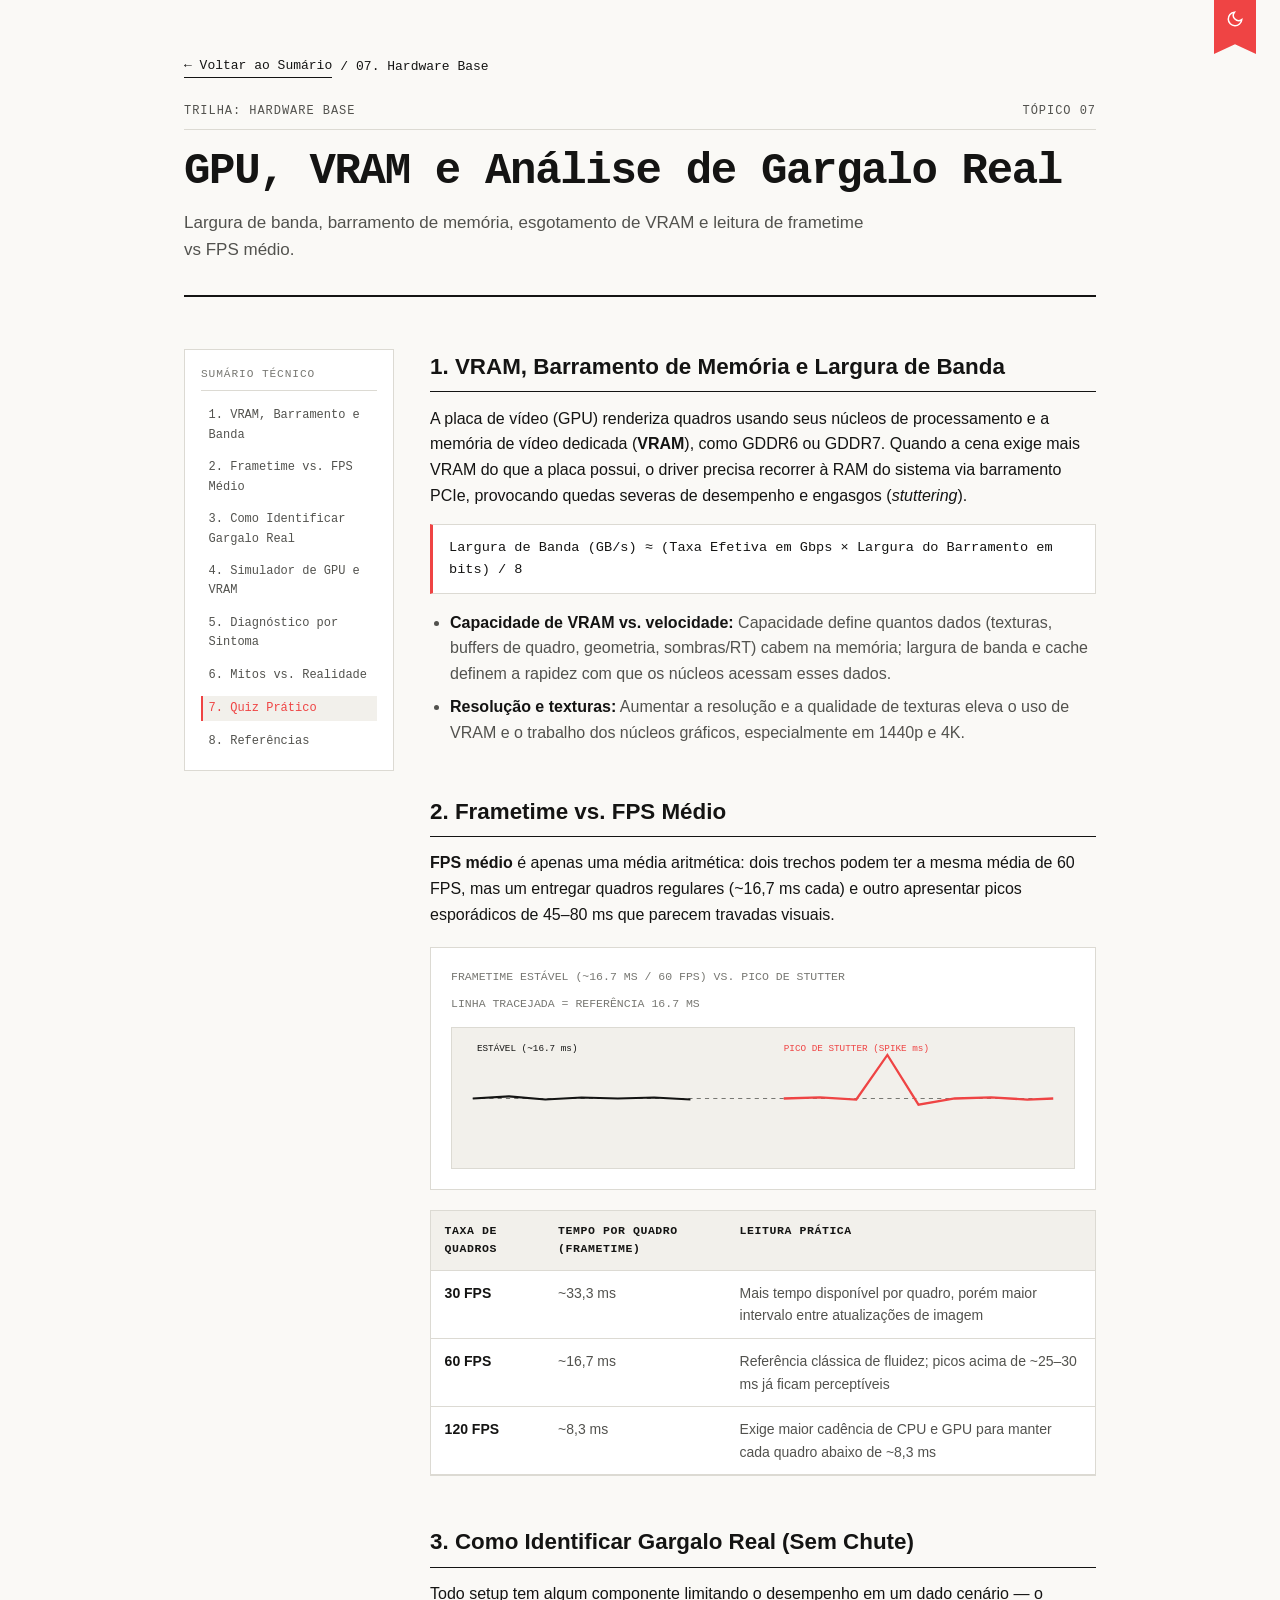
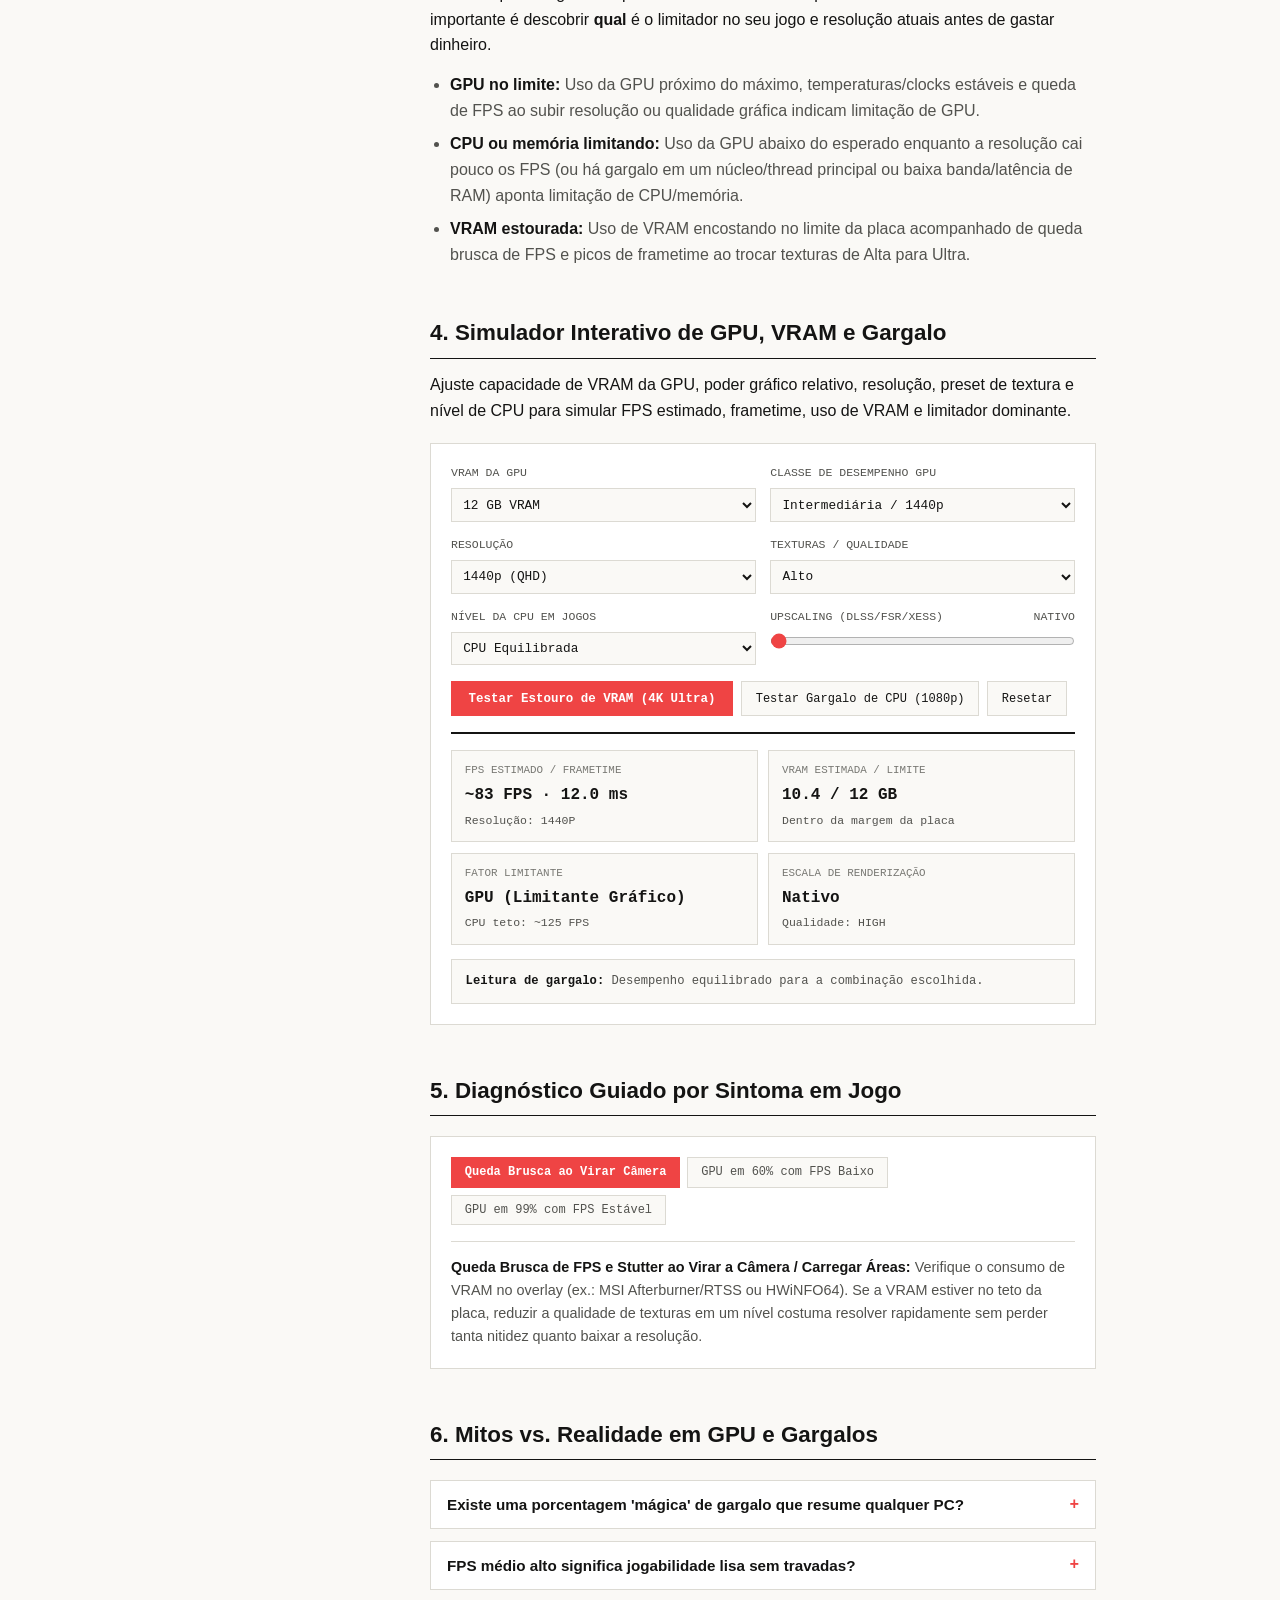
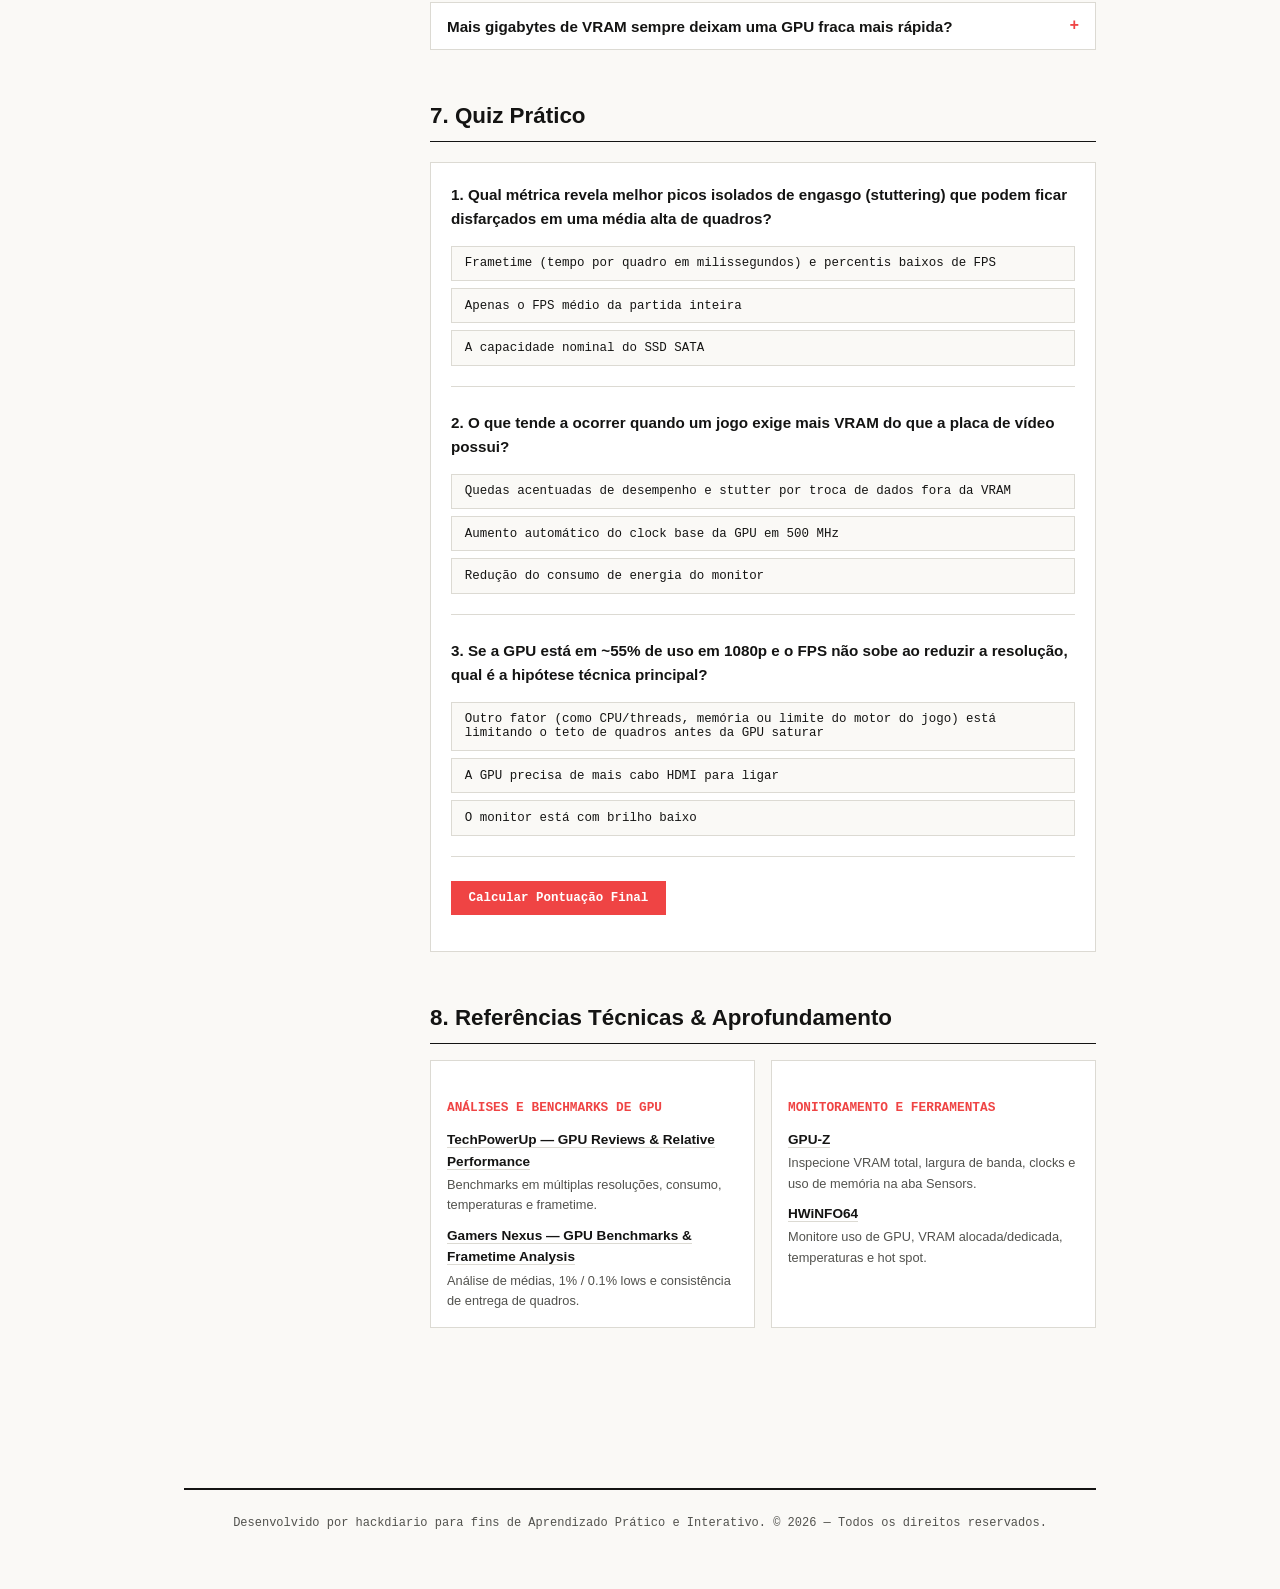
<file: topics/gpu-vram-e-gargalos/index.html>
<!DOCTYPE html>
<html lang="pt-BR">
<head>
  <meta charset="UTF-8">
  <meta name="viewport" content="width=device-width, initial-scale=1.0">
  <title>07 — GPU, VRAM e Análise de Gargalo Real | guia-do-gamer-raiz</title>
  <link rel="stylesheet" href="../../assets/css/style.css">
  <script>
    (function() {
      const savedTheme = localStorage.getItem('ggr-theme') ||
        (window.matchMedia('(prefers-color-scheme: dark)').matches ? 'dark' : 'light');
      document.documentElement.setAttribute('data-theme', savedTheme);
    })();
  </script>
  <style>
    .topic-layout {
      display: grid;
      grid-template-columns: 210px 1fr;
      gap: 2.25rem;
      align-items: start;
      padding: 1.25rem 0 3rem;
    }

    .anchor-nav {
      position: sticky;
      top: 1.5rem;
      border: 1px solid var(--border-color);
      background-color: var(--bg-surface);
      padding: 1rem;
    }

    .anchor-nav-title {
      font-family: var(--font-mono);
      font-size: 0.7rem;
      text-transform: uppercase;
      letter-spacing: 0.08em;
      color: var(--text-muted);
      margin-bottom: 0.75rem;
      padding-bottom: 0.4rem;
      border-bottom: 1px solid var(--border-color);
    }

    .anchor-nav ul {
      list-style: none;
      display: flex;
      flex-direction: column;
      gap: 0.45rem;
    }

    .anchor-nav a {
      font-family: var(--font-mono);
      font-size: 0.75rem;
      color: var(--text-secondary);
      text-decoration: none;
      display: block;
      padding: 0.2rem 0.35rem;
      border-left: 2px solid transparent;
      transition: all var(--transition-fast);
    }

    .anchor-nav a:hover,
    .anchor-nav a.is-active {
      color: var(--accent-red);
      border-left-color: var(--accent-red);
      background-color: var(--bg-subtle);
    }

    .topic-main section {
      margin-bottom: 3rem;
      scroll-margin-top: 1.5rem;
    }

    .topic-main h2 {
      font-size: 1.4rem;
      font-weight: 700;
      margin-bottom: 0.85rem;
      padding-bottom: 0.4rem;
      border-bottom: 1px solid var(--border-strong);
    }

    .topic-main h3 {
      font-size: 1.05rem;
      font-weight: 700;
      margin: 1.35rem 0 0.5rem;
    }

    .topic-main p {
      margin-bottom: 0.9rem;
      color: var(--text-primary);
    }

    .formula-box {
      font-family: var(--font-mono);
      font-size: 0.85rem;
      background-color: var(--bg-surface);
      border: 1px solid var(--border-color);
      border-left: 3px solid var(--accent-red);
      padding: 0.75rem 1rem;
      margin: 1rem 0;
      color: var(--text-primary);
    }

    .tech-list {
      margin: 0.75rem 0 1.25rem 1.25rem;
      display: flex;
      flex-direction: column;
      gap: 0.5rem;
    }

    .tech-list li {
      color: var(--text-secondary);
    }

    .tech-list strong {
      color: var(--text-primary);
    }

    .spec-table-wrap {
      overflow-x: auto;
      margin: 1.25rem 0;
      border: 1px solid var(--border-color);
      background-color: var(--bg-surface);
    }

    .spec-table {
      width: 100%;
      border-collapse: collapse;
      font-size: 0.875rem;
    }

    .spec-table th,
    .spec-table td {
      padding: 0.7rem 0.85rem;
      text-align: left;
      border-bottom: 1px solid var(--border-color);
      vertical-align: top;
    }

    .spec-table th {
      font-family: var(--font-mono);
      font-size: 0.72rem;
      text-transform: uppercase;
      letter-spacing: 0.05em;
      background-color: var(--bg-subtle);
      color: var(--text-primary);
    }

    .spec-table td {
      color: var(--text-secondary);
    }

    .spec-table td strong {
      color: var(--text-primary);
    }

    /* Diagrama Frametime vs. FPS */
    .diagram-box {
      border: 1px solid var(--border-color);
      background-color: var(--bg-surface);
      padding: 1.25rem;
      margin: 1.25rem 0;
    }

    .diagram-top {
      display: flex;
      justify-content: space-between;
      align-items: center;
      flex-wrap: wrap;
      gap: 0.5rem;
      font-family: var(--font-mono);
      font-size: 0.72rem;
      color: var(--text-muted);
      margin-bottom: 0.85rem;
    }

    .ft-svg {
      width: 100%;
      height: auto;
      display: block;
      background-color: var(--bg-subtle);
      border: 1px solid var(--border-color);
    }

    /* Simulador de Gargalo, VRAM e Frametime */
    .gpu-panel {
      border: 1px solid var(--border-color);
      background-color: var(--bg-surface);
      padding: 1.25rem;
      margin: 1.25rem 0;
    }

    .gpu-controls {
      display: grid;
      grid-template-columns: repeat(2, 1fr);
      gap: 0.9rem;
      margin-bottom: 1rem;
    }

    .gpu-field {
      display: flex;
      flex-direction: column;
      gap: 0.35rem;
    }

    .gpu-field label {
      font-family: var(--font-mono);
      font-size: 0.72rem;
      text-transform: uppercase;
      color: var(--text-secondary);
      display: flex;
      justify-content: space-between;
    }

    .gpu-field select,
    .gpu-field input[type="range"] {
      width: 100%;
      font-family: var(--font-mono);
      font-size: 0.8rem;
      color: var(--text-primary);
      background-color: var(--bg-page);
      border: 1px solid var(--border-color);
      padding: 0.45rem;
    }

    .gpu-field input[type="range"] {
      padding: 0;
      accent-color: var(--accent-red);
      cursor: pointer;
    }

    .gpu-actions {
      display: flex;
      flex-wrap: wrap;
      gap: 0.5rem;
      margin-bottom: 1rem;
    }

    .btn-ghost {
      font-family: var(--font-mono);
      font-size: 0.75rem;
      padding: 0.5rem 0.85rem;
      background-color: var(--bg-page);
      color: var(--text-primary);
      border: 1px solid var(--border-color);
      cursor: pointer;
    }

    .btn-ghost:hover {
      border-color: var(--accent-red);
    }

    .gpu-metrics {
      display: grid;
      grid-template-columns: repeat(2, 1fr);
      gap: 0.65rem;
      border-top: 2px solid var(--border-strong);
      padding-top: 1rem;
    }

    .metric-card {
      border: 1px solid var(--border-color);
      background-color: var(--bg-page);
      padding: 0.7rem 0.8rem;
    }

    .metric-label {
      font-family: var(--font-mono);
      font-size: 0.68rem;
      text-transform: uppercase;
      color: var(--text-muted);
      display: block;
    }

    .metric-val {
      font-family: var(--font-mono);
      font-size: 1rem;
      font-weight: 700;
      margin-top: 0.2rem;
      display: block;
    }

    .metric-sub {
      font-family: var(--font-mono);
      font-size: 0.72rem;
      color: var(--text-secondary);
      margin-top: 0.2rem;
      display: block;
    }

    .is-warn {
      color: var(--accent-red);
    }

    .gpu-diag {
      margin-top: 0.85rem;
      border: 1px solid var(--border-color);
      background-color: var(--bg-page);
      padding: 0.75rem 0.85rem;
      font-family: var(--font-mono);
      font-size: 0.76rem;
      color: var(--text-secondary);
    }

    .gpu-diag strong {
      color: var(--text-primary);
    }

    /* Diagnóstico Guiado de Sintoma */
    .symptom-box {
      border: 1px solid var(--border-color);
      background-color: var(--bg-surface);
      padding: 1.25rem;
      margin: 1.25rem 0;
    }

    .symptom-tabs {
      display: flex;
      flex-wrap: wrap;
      gap: 0.45rem;
      margin-bottom: 1rem;
    }

    .symptom-tab {
      font-family: var(--font-mono);
      font-size: 0.75rem;
      padding: 0.45rem 0.8rem;
      background-color: var(--bg-page);
      color: var(--text-secondary);
      border: 1px solid var(--border-color);
      cursor: pointer;
    }

    .symptom-tab.is-active {
      background-color: var(--accent-red);
      border-color: var(--accent-red);
      color: var(--text-on-accent);
      font-weight: 600;
    }

    .symptom-output {
      border-top: 1px solid var(--border-color);
      padding-top: 0.85rem;
      font-size: 0.9rem;
      color: var(--text-secondary);
    }

    .symptom-output strong {
      color: var(--text-primary);
    }

    /* Raio-X e Quiz */
    .xray-list {
      display: flex;
      flex-direction: column;
      gap: 0.75rem;
      margin: 1.25rem 0;
    }

    .xray-card {
      border: 1px solid var(--border-color);
      background-color: var(--bg-surface);
    }

    .xray-trigger {
      width: 100%;
      text-align: left;
      background: none;
      border: none;
      color: var(--text-primary);
      padding: 0.9rem 1rem;
      font-family: var(--font-sans);
      font-size: 0.95rem;
      font-weight: 700;
      cursor: pointer;
      display: flex;
      justify-content: space-between;
      align-items: center;
      gap: 1rem;
    }

    .xray-trigger:hover {
      background-color: var(--bg-subtle);
    }

    .xray-indicator {
      font-family: var(--font-mono);
      color: var(--accent-red);
      font-size: 1rem;
      flex-shrink: 0;
    }

    .xray-body {
      display: none;
      padding: 0 1rem 1rem;
      border-top: 1px solid var(--border-color);
      font-size: 0.9rem;
      color: var(--text-secondary);
    }

    .xray-card.is-open .xray-body {
      display: block;
      padding-top: 0.85rem;
    }

    .quiz-box {
      border: 1px solid var(--border-color);
      background-color: var(--bg-surface);
      padding: 1.25rem;
      margin: 1.25rem 0;
    }

    .quiz-question {
      margin-bottom: 1.5rem;
      padding-bottom: 1.25rem;
      border-bottom: 1px solid var(--border-color);
    }

    .quiz-q-title {
      font-weight: 700;
      margin-bottom: 0.65rem;
      font-size: 0.95rem;
    }

    .quiz-options {
      display: flex;
      flex-direction: column;
      gap: 0.45rem;
    }

    .quiz-option-btn {
      text-align: left;
      padding: 0.6rem 0.8rem;
      font-family: var(--font-mono);
      font-size: 0.78rem;
      color: var(--text-primary);
      background-color: var(--bg-page);
      border: 1px solid var(--border-color);
      cursor: pointer;
      transition: all var(--transition-fast);
    }

    .quiz-option-btn:hover:not(:disabled) {
      border-color: var(--accent-red);
    }

    .quiz-option-btn.is-correct {
      border-color: var(--border-strong);
      background-color: var(--bg-subtle);
      font-weight: 700;
    }

    .quiz-option-btn.is-wrong {
      border-color: var(--accent-red);
      color: var(--accent-red);
    }

    .quiz-feedback {
      margin-top: 0.6rem;
      font-size: 0.85rem;
      color: var(--text-secondary);
      padding: 0.6rem 0.75rem;
      background-color: var(--bg-subtle);
      border-left: 2px solid var(--accent-red);
    }

    .btn-primary-red {
      font-family: var(--font-mono);
      font-size: 0.78rem;
      font-weight: 600;
      padding: 0.65rem 1.1rem;
      background-color: var(--accent-red);
      color: var(--text-on-accent);
      border: none;
      cursor: pointer;
    }

    .btn-primary-red:hover {
      background-color: var(--accent-red-hover);
    }

    .quiz-score {
      margin-top: 1rem;
      font-family: var(--font-mono);
      font-size: 0.85rem;
      font-weight: 700;
    }

    .ref-grid {
      display: grid;
      grid-template-columns: repeat(auto-fit, minmax(260px, 1fr));
      gap: 1rem;
      margin-top: 1rem;
    }

    .ref-card {
      border: 1px solid var(--border-color);
      background-color: var(--bg-surface);
      padding: 1rem;
    }

    .ref-card h3 {
      font-family: var(--font-mono);
      font-size: 0.8rem;
      text-transform: uppercase;
      color: var(--accent-red);
      margin-bottom: 0.65rem;
    }

    .ref-card ul {
      list-style: none;
      display: flex;
      flex-direction: column;
      gap: 0.55rem;
      font-size: 0.85rem;
    }

    .ref-card a {
      color: var(--text-primary);
      font-weight: 600;
      text-decoration: none;
      border-bottom: 1px solid var(--border-color);
    }

    .ref-card a:hover {
      color: var(--accent-red);
      border-bottom-color: var(--accent-red);
    }

    .ref-card span {
      display: block;
      color: var(--text-secondary);
      font-size: 0.8rem;
      margin-top: 0.15rem;
    }

    @media (max-width: 820px) {
      .topic-layout {
        grid-template-columns: 1fr;
      }

      .anchor-nav {
        position: static;
      }

      .gpu-controls,
      .gpu-metrics {
        grid-template-columns: 1fr;
      }
    }
  </style>
</head>
<body>
  <button id="theme-toggle" class="bookmark-toggle" type="button" aria-label="Alternar tema claro/escuro" title="Alternar tema">
    <svg class="icon-sun" width="18" height="18" viewBox="0 0 24 24" fill="none" stroke="currentColor" stroke-width="2">
      <circle cx="12" cy="12" r="5"></circle>
      <line x1="12" y1="1" x2="12" y2="3"></line>
      <line x1="12" y1="21" x2="12" y2="23"></line>
      <line x1="4.22" y1="4.22" x2="5.64" y2="5.64"></line>
      <line x1="18.36" y1="18.36" x2="19.78" y2="19.78"></line>
      <line x1="1" y1="12" x2="3" y2="12"></line>
      <line x1="21" y1="12" x2="23" y2="12"></line>
      <line x1="4.22" y1="19.78" x2="5.64" y2="18.36"></line>
      <line x1="18.36" y1="5.64" x2="19.78" y2="4.22"></line>
    </svg>
    <svg class="icon-moon" width="18" height="18" viewBox="0 0 24 24" fill="none" stroke="currentColor" stroke-width="2">
      <path d="M21 12.79A9 9 0 1 1 11.21 3 7 7 0 0 0 21 12.79z"></path>
    </svg>
  </button>

  <div class="container">
    <nav class="breadcrumb" aria-label="Navegação estrutural">
      <a href="../../index.html">&larr; Voltar ao Sumário</a>
      <span>/</span>
      <span>07. Hardware Base</span>
    </nav>

    <header class="editorial-header">
      <div class="meta-bar">
        <span>TRILHA: HARDWARE BASE</span>
        <span>TÓPICO 07</span>
      </div>
      <h1 class="site-title">GPU, VRAM e Análise de Gargalo Real</h1>
      <p class="site-subtitle">
        Largura de banda, barramento de memória, esgotamento de VRAM e leitura de frametime vs FPS médio.
      </p>
    </header>

    <div class="topic-layout">
      <aside class="anchor-nav" aria-label="Índice da seção">
        <div class="anchor-nav-title">Sumário Técnico</div>
        <ul id="anchor-list">
          <li><a href="#sec-vram-banda">1. VRAM, Barramento e Banda</a></li>
          <li><a href="#sec-frametime">2. Frametime vs. FPS Médio</a></li>
          <li><a href="#sec-gargalo-real">3. Como Identificar Gargalo Real</a></li>
          <li><a href="#sec-sim-gpu">4. Simulador de GPU e VRAM</a></li>
          <li><a href="#sec-sintomas">5. Diagnóstico por Sintoma</a></li>
          <li><a href="#sec-raiox">6. Mitos vs. Realidade</a></li>
          <li><a href="#sec-quiz">7. Quiz Prático</a></li>
          <li><a href="#sec-referencias">8. Referências</a></li>
        </ul>
      </aside>

      <main class="topic-main">
        <section id="sec-vram-banda">
          <h2>1. VRAM, Barramento de Memória e Largura de Banda</h2>
          <p>
            A placa de vídeo (GPU) renderiza quadros usando seus núcleos de processamento e a memória de vídeo dedicada (<strong>VRAM</strong>), como GDDR6 ou GDDR7. Quando a cena exige mais VRAM do que a placa possui, o driver precisa recorrer à RAM do sistema via barramento PCIe, provocando quedas severas de desempenho e engasgos (<em>stuttering</em>).
          </p>

          <div class="formula-box">
            Largura de Banda (GB/s) &asymp; (Taxa Efetiva em Gbps &times; Largura do Barramento em bits) / 8
          </div>

          <ul class="tech-list">
            <li><strong>Capacidade de VRAM vs. velocidade:</strong> Capacidade define quantos dados (texturas, buffers de quadro, geometria, sombras/RT) cabem na memória; largura de banda e cache definem a rapidez com que os núcleos acessam esses dados.</li>
            <li><strong>Resolução e texturas:</strong> Aumentar a resolução e a qualidade de texturas eleva o uso de VRAM e o trabalho dos núcleos gráficos, especialmente em 1440p e 4K.</li>
          </ul>
        </section>

        <section id="sec-frametime">
          <h2>2. Frametime vs. FPS Médio</h2>
          <p>
            <strong>FPS médio</strong> é apenas uma média aritmética: dois trechos podem ter a mesma média de 60 FPS, mas um entregar quadros regulares (~16,7 ms cada) e outro apresentar picos esporádicos de 45–80 ms que parecem travadas visuais.
          </p>

          <div class="diagram-box">
            <div class="diagram-top">
              <span>FRAMETIME ESTÁVEL (~16.7 MS / 60 FPS) VS. PICO DE STUTTER</span>
              <span>LINHA TRACEJADA = REFERÊNCIA 16.7 MS</span>
            </div>
            <svg class="ft-svg" viewBox="0 0 600 135" role="img" aria-label="Comparação visual entre frametime estável e pico de stutter">
              <line x1="20" y1="68" x2="580" y2="68" stroke="var(--text-muted)" stroke-width="1" stroke-dasharray="4 4"></line>
              <text x="24" y="22" font-family="monospace" font-size="9" fill="currentColor">ESTÁVEL (~16.7 ms)</text>
              <polyline fill="none" stroke="currentColor" stroke-width="2" points="20,68 55,66 90,69 125,67 160,68 195,67 230,69"></polyline>

              <text x="320" y="22" font-family="monospace" font-size="9" fill="var(--accent-red)">PICO DE STUTTER (SPIKE ms)</text>
              <polyline fill="none" stroke="var(--accent-red)" stroke-width="2.2" points="320,68 355,67 390,69 420,26 450,74 485,68 520,67 555,69 580,68"></polyline>
            </svg>
          </div>

          <div class="spec-table-wrap">
            <table class="spec-table">
              <thead>
                <tr>
                  <th>Taxa de Quadros</th>
                  <th>Tempo por Quadro (Frametime)</th>
                  <th>Leitura Prática</th>
                </tr>
              </thead>
              <tbody>
                <tr>
                  <td><strong>30 FPS</strong></td>
                  <td>~33,3 ms</td>
                  <td>Mais tempo disponível por quadro, porém maior intervalo entre atualizações de imagem</td>
                </tr>
                <tr>
                  <td><strong>60 FPS</strong></td>
                  <td>~16,7 ms</td>
                  <td>Referência clássica de fluidez; picos acima de ~25–30 ms já ficam perceptíveis</td>
                </tr>
                <tr>
                  <td><strong>120 FPS</strong></td>
                  <td>~8,3 ms</td>
                  <td>Exige maior cadência de CPU e GPU para manter cada quadro abaixo de ~8,3 ms</td>
                </tr>
              </tbody>
            </table>
          </div>
        </section>

        <section id="sec-gargalo-real">
          <h2>3. Como Identificar Gargalo Real (Sem Chute)</h2>
          <p>
            Todo setup tem algum componente limitando o desempenho em um dado cenário — o importante é descobrir <strong>qual</strong> é o limitador no seu jogo e resolução atuais antes de gastar dinheiro.
          </p>

          <ul class="tech-list">
            <li><strong>GPU no limite:</strong> Uso da GPU próximo do máximo, temperaturas/clocks estáveis e queda de FPS ao subir resolução ou qualidade gráfica indicam limitação de GPU.</li>
            <li><strong>CPU ou memória limitando:</strong> Uso da GPU abaixo do esperado enquanto a resolução cai pouco os FPS (ou há gargalo em um núcleo/thread principal ou baixa banda/latência de RAM) aponta limitação de CPU/memória.</li>
            <li><strong>VRAM estourada:</strong> Uso de VRAM encostando no limite da placa acompanhado de queda brusca de FPS e picos de frametime ao trocar texturas de Alta para Ultra.</li>
          </ul>
        </section>

        <section id="sec-sim-gpu">
          <h2>4. Simulador Interativo de GPU, VRAM e Gargalo</h2>
          <p>
            Ajuste capacidade de VRAM da GPU, poder gráfico relativo, resolução, preset de textura e nível de CPU para simular FPS estimado, frametime, uso de VRAM e limitador dominante.
          </p>

          <div class="gpu-panel">
            <div class="gpu-controls">
              <div class="gpu-field">
                <label for="gpu-vram"><span>VRAM da GPU</span></label>
                <select id="gpu-vram">
                  <option value="8">8 GB VRAM</option>
                  <option value="12" selected>12 GB VRAM</option>
                  <option value="16">16 GB VRAM</option>
                  <option value="24">24 GB VRAM</option>
                </select>
              </div>

              <div class="gpu-field">
                <label for="gpu-tier"><span>Classe de Desempenho GPU</span></label>
                <select id="gpu-tier">
                  <option value="entry">Entrada / 1080p</option>
                  <option value="mid" selected>Intermediária / 1440p</option>
                  <option value="high">Alta / 1440p-4K</option>
                </select>
              </div>

              <div class="gpu-field">
                <label for="gpu-res"><span>Resolução</span></label>
                <select id="gpu-res">
                  <option value="1080p">1080p (FHD)</option>
                  <option value="1440p" selected>1440p (QHD)</option>
                  <option value="4k">4K (UHD)</option>
                </select>
              </div>

              <div class="gpu-field">
                <label for="gpu-tex"><span>Texturas / Qualidade</span></label>
                <select id="gpu-tex">
                  <option value="med">Médio</option>
                  <option value="high" selected>Alto</option>
                  <option value="ultra">Ultra + RT</option>
                </select>
              </div>

              <div class="gpu-field">
                <label for="gpu-cpu"><span>Nível da CPU em Jogos</span></label>
                <select id="gpu-cpu">
                  <option value="weak">CPU Mais Fraca</option>
                  <option value="balanced" selected>CPU Equilibrada</option>
                  <option value="strong">CPU Forte / Alta Taxa</option>
                </select>
              </div>

              <div class="gpu-field">
                <label for="gpu-scale">
                  <span>Upscaling (DLSS/FSR/XeSS)</span>
                  <span id="gpu-scale-val">Nativo</span>
                </label>
                <input id="gpu-scale" type="range" min="0" max="2" step="1" value="0">
              </div>
            </div>

            <div class="gpu-actions">
              <button type="button" class="btn-primary-red" id="gpu-cmd-vram">Testar Estouro de VRAM (4K Ultra)</button>
              <button type="button" class="btn-ghost" id="gpu-cmd-cpu">Testar Gargalo de CPU (1080p)</button>
              <button type="button" class="btn-ghost" id="gpu-cmd-reset">Resetar</button>
            </div>

            <div id="gpu-metrics" class="gpu-metrics" aria-live="polite"></div>
            <div id="gpu-diag" class="gpu-diag" aria-live="polite"></div>
          </div>
        </section>

        <section id="sec-sintomas">
          <h2>5. Diagnóstico Guiado por Sintoma em Jogo</h2>
          <div class="symptom-box">
            <div class="symptom-tabs" id="symptom-tabs">
              <button type="button" class="symptom-tab is-active" data-sym="vram-spike">Queda Brusca ao Virar Câmera</button>
              <button type="button" class="symptom-tab" data-sym="low-gpu-util">GPU em 60% com FPS Baixo</button>
              <button type="button" class="symptom-tab" data-sym="high-gpu-util">GPU em 99% com FPS Estável</button>
            </div>
            <div id="symptom-output" class="symptom-output" aria-live="polite"></div>
          </div>
        </section>

        <section id="sec-raiox">
          <h2>6. Mitos vs. Realidade em GPU e Gargalos</h2>
          <div id="xray-container" class="xray-list"></div>
        </section>

        <section id="sec-quiz">
          <h2>7. Quiz Prático</h2>
          <div id="quiz-container" class="quiz-box"></div>
        </section>

        <section id="sec-referencias">
          <h2>8. Referências Técnicas &amp; Aprofundamento</h2>
          <div id="references-container" class="ref-grid"></div>
        </section>
      </main>
    </div>

    <footer class="editorial-footer">
      <p>Desenvolvido por hackdiario para fins de Aprendizado Prático e Interativo. &copy; 2026 — Todos os direitos reservados.</p>
    </footer>
  </div>

  <script src="./assets/scripts/main.js"></script>
</body>
</html>
</file>
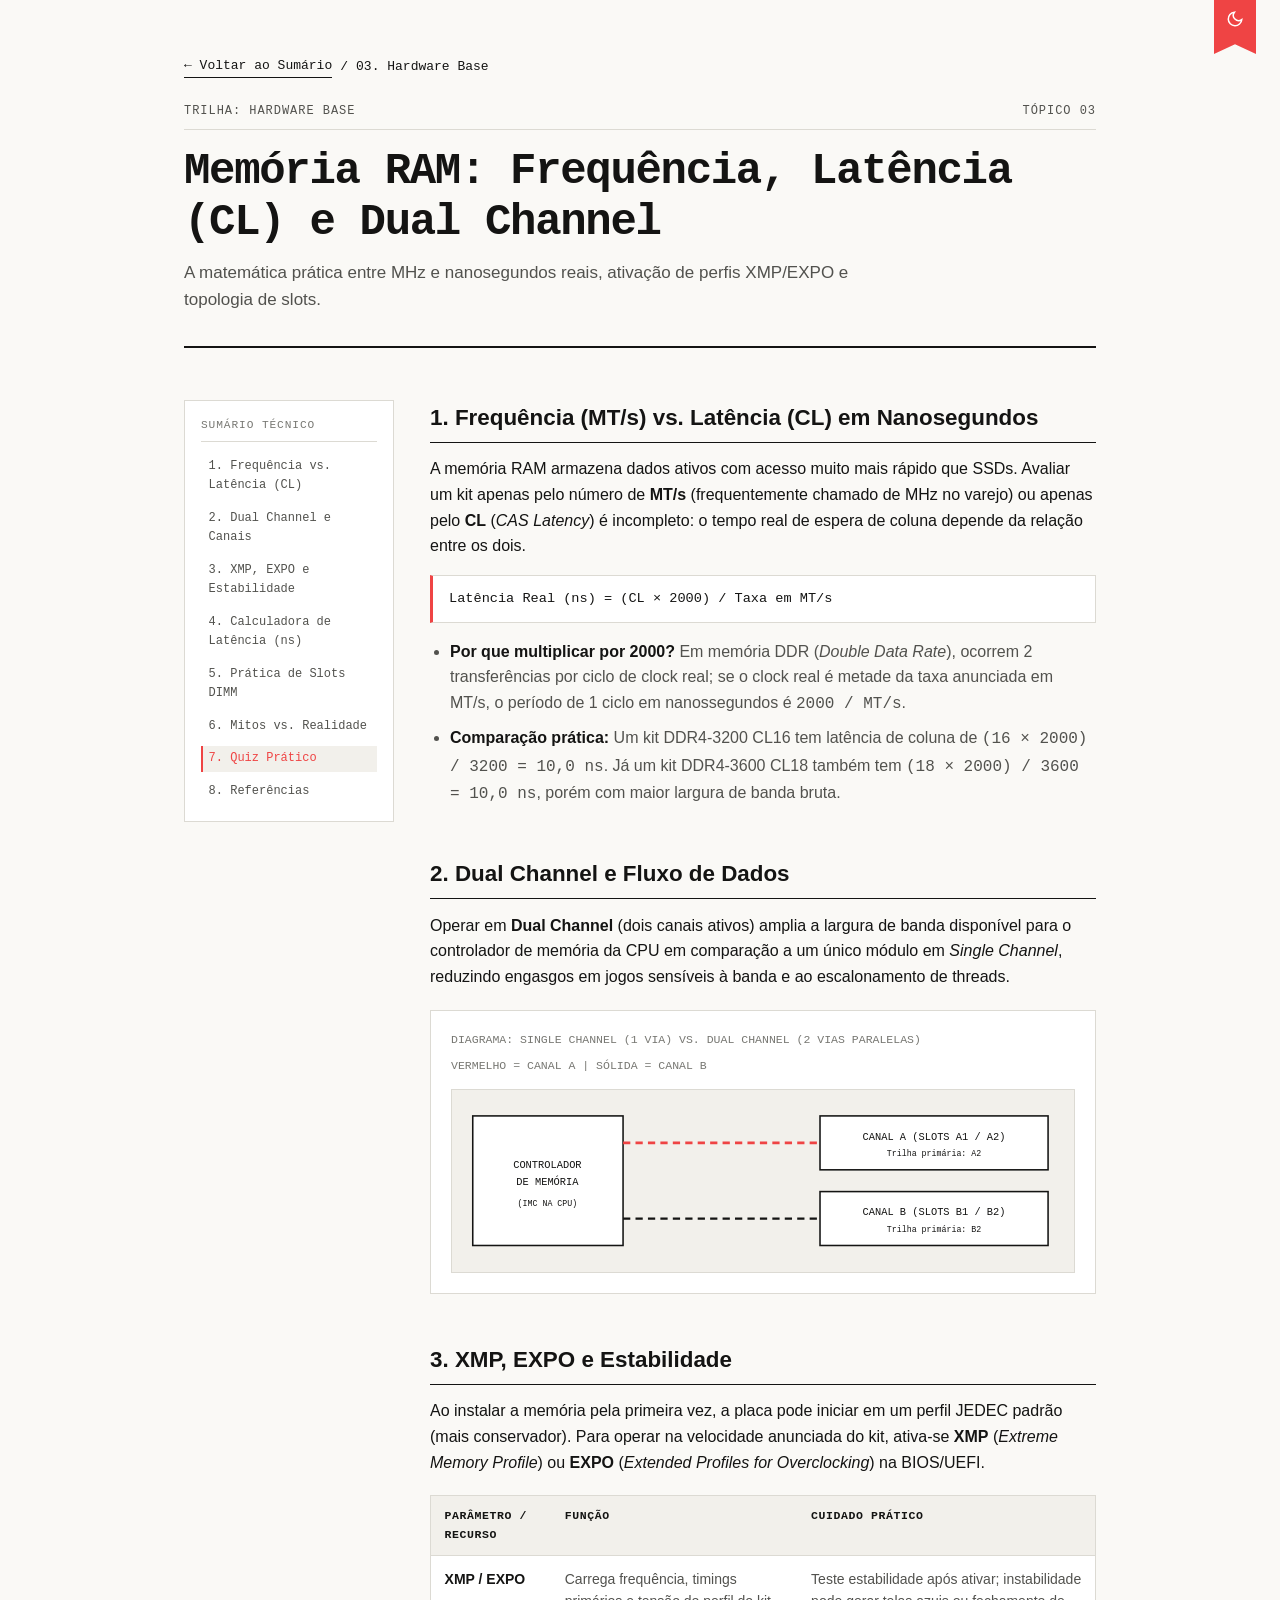
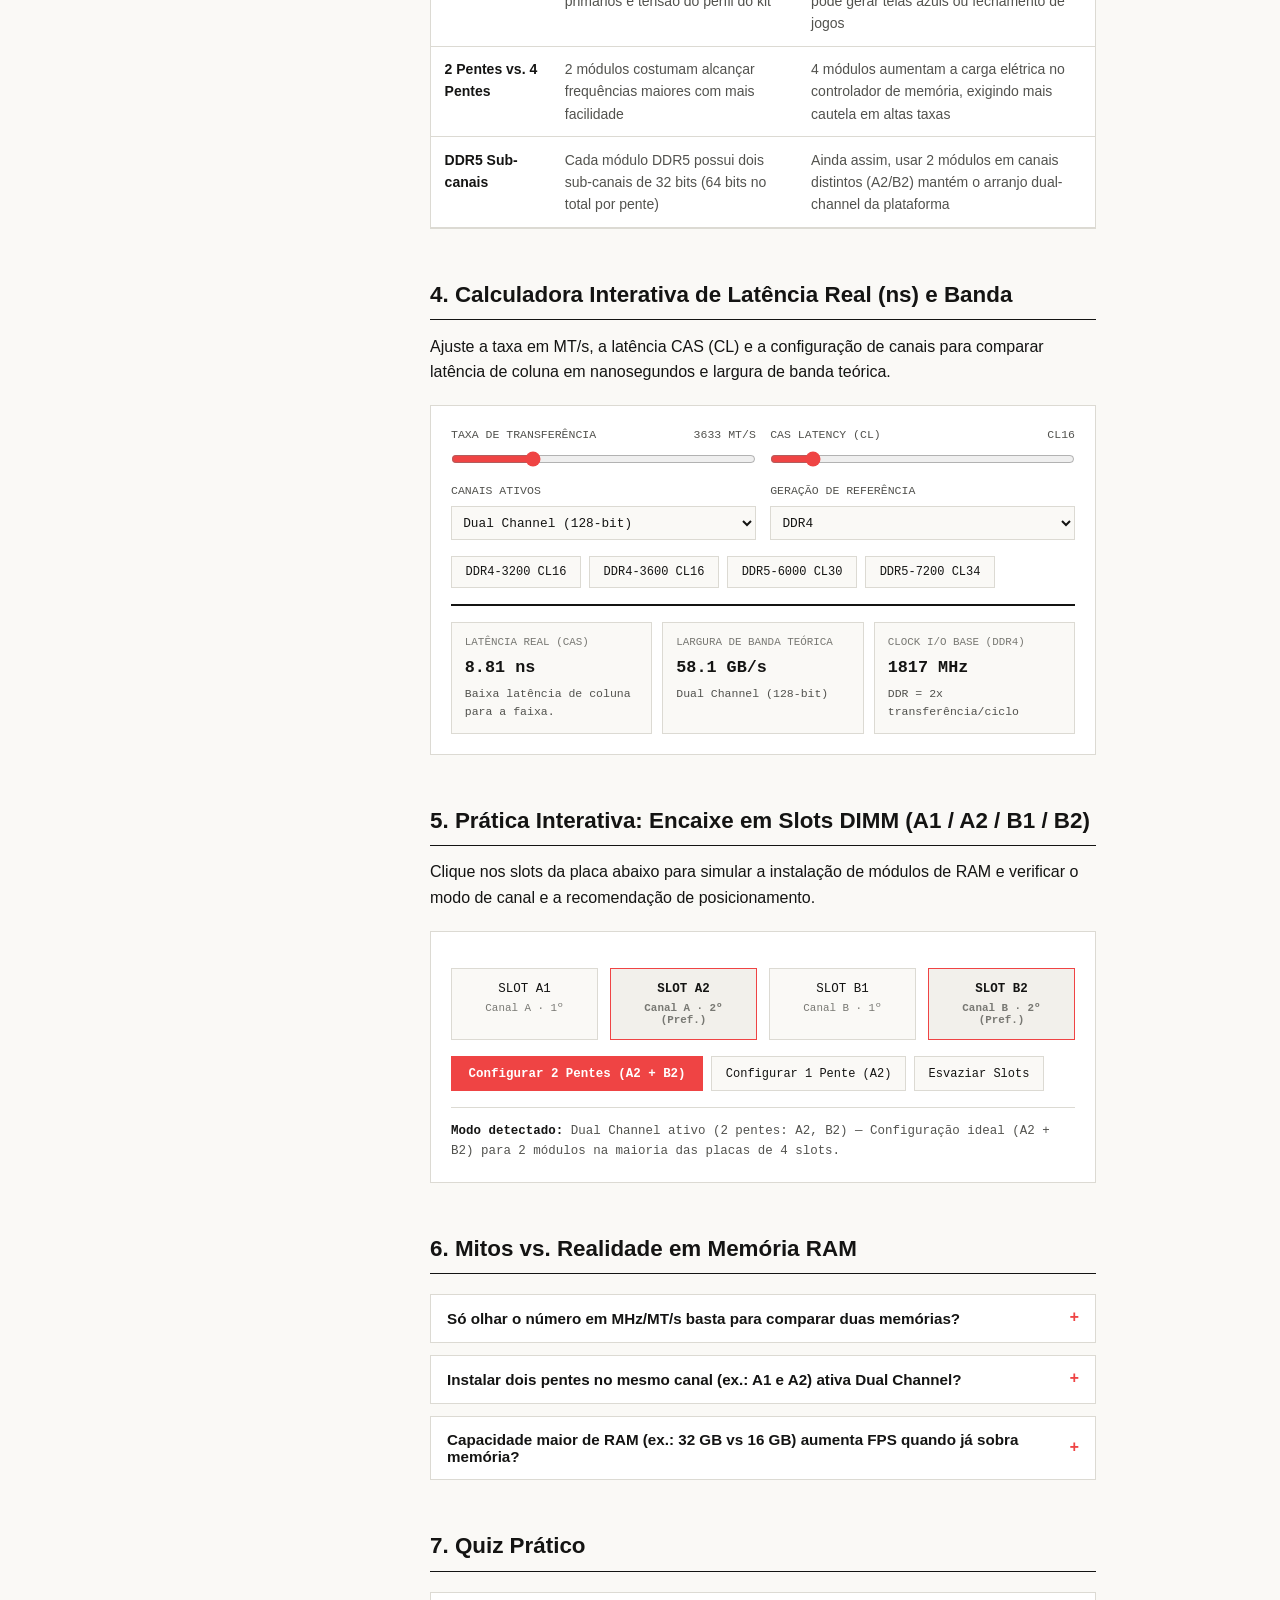
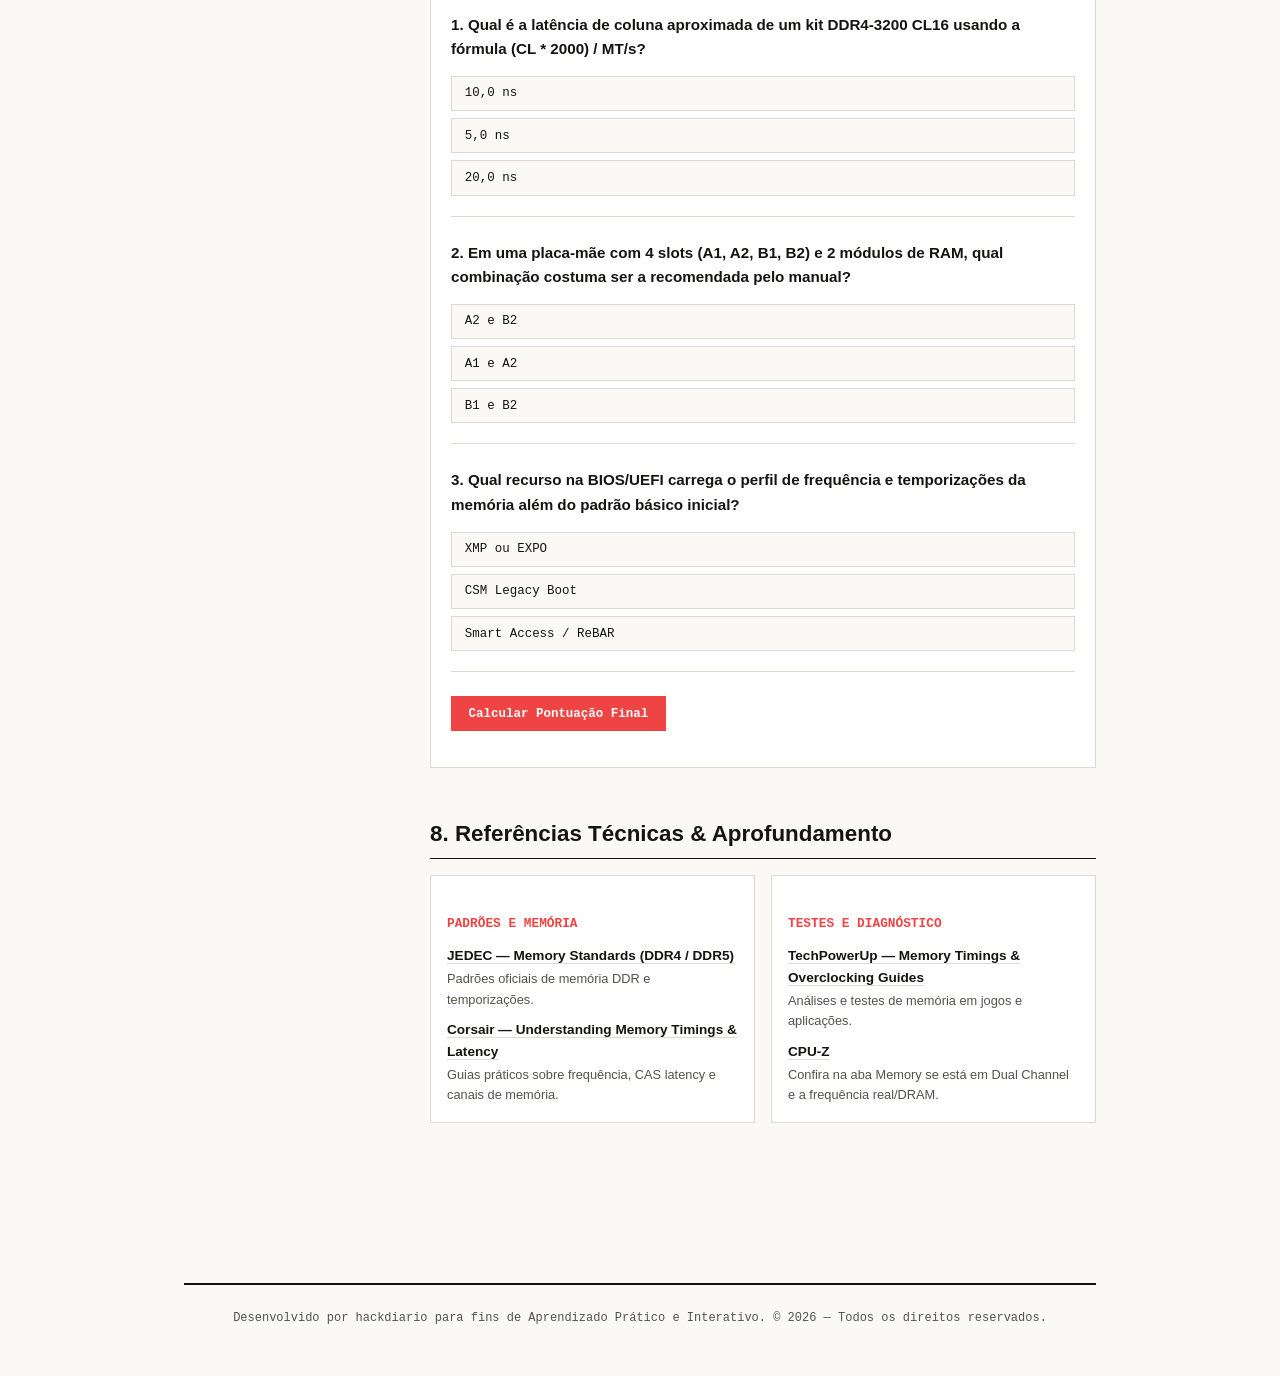
<file: topics/memoria-ram/index.html>
<!DOCTYPE html>
<html lang="pt-BR">
<head>
  <meta charset="UTF-8">
  <meta name="viewport" content="width=device-width, initial-scale=1.0">
  <title>03 — Memória RAM: Frequência, Latência (CL) e Dual Channel | guia-do-gamer-raiz</title>
  <link rel="stylesheet" href="../../assets/css/style.css">
  <script>
    (function() {
      const savedTheme = localStorage.getItem('ggr-theme') ||
        (window.matchMedia('(prefers-color-scheme: dark)').matches ? 'dark' : 'light');
      document.documentElement.setAttribute('data-theme', savedTheme);
    })();
  </script>
  <style>
    .topic-layout {
      display: grid;
      grid-template-columns: 210px 1fr;
      gap: 2.25rem;
      align-items: start;
      padding: 1.25rem 0 3rem;
    }

    .anchor-nav {
      position: sticky;
      top: 1.5rem;
      border: 1px solid var(--border-color);
      background-color: var(--bg-surface);
      padding: 1rem;
    }

    .anchor-nav-title {
      font-family: var(--font-mono);
      font-size: 0.7rem;
      text-transform: uppercase;
      letter-spacing: 0.08em;
      color: var(--text-muted);
      margin-bottom: 0.75rem;
      padding-bottom: 0.4rem;
      border-bottom: 1px solid var(--border-color);
    }

    .anchor-nav ul {
      list-style: none;
      display: flex;
      flex-direction: column;
      gap: 0.45rem;
    }

    .anchor-nav a {
      font-family: var(--font-mono);
      font-size: 0.75rem;
      color: var(--text-secondary);
      text-decoration: none;
      display: block;
      padding: 0.2rem 0.35rem;
      border-left: 2px solid transparent;
      transition: all var(--transition-fast);
    }

    .anchor-nav a:hover,
    .anchor-nav a.is-active {
      color: var(--accent-red);
      border-left-color: var(--accent-red);
      background-color: var(--bg-subtle);
    }

    .topic-main section {
      margin-bottom: 3rem;
      scroll-margin-top: 1.5rem;
    }

    .topic-main h2 {
      font-size: 1.4rem;
      font-weight: 700;
      margin-bottom: 0.85rem;
      padding-bottom: 0.4rem;
      border-bottom: 1px solid var(--border-strong);
    }

    .topic-main h3 {
      font-size: 1.05rem;
      font-weight: 700;
      margin: 1.35rem 0 0.5rem;
    }

    .topic-main p {
      margin-bottom: 0.9rem;
      color: var(--text-primary);
    }

    .formula-box {
      font-family: var(--font-mono);
      font-size: 0.85rem;
      background-color: var(--bg-surface);
      border: 1px solid var(--border-color);
      border-left: 3px solid var(--accent-red);
      padding: 0.75rem 1rem;
      margin: 1rem 0;
      color: var(--text-primary);
    }

    .tech-list {
      margin: 0.75rem 0 1.25rem 1.25rem;
      display: flex;
      flex-direction: column;
      gap: 0.5rem;
    }

    .tech-list li {
      color: var(--text-secondary);
    }

    .tech-list strong {
      color: var(--text-primary);
    }

    .spec-table-wrap {
      overflow-x: auto;
      margin: 1.25rem 0;
      border: 1px solid var(--border-color);
      background-color: var(--bg-surface);
    }

    .spec-table {
      width: 100%;
      border-collapse: collapse;
      font-size: 0.875rem;
    }

    .spec-table th,
    .spec-table td {
      padding: 0.7rem 0.85rem;
      text-align: left;
      border-bottom: 1px solid var(--border-color);
      vertical-align: top;
    }

    .spec-table th {
      font-family: var(--font-mono);
      font-size: 0.72rem;
      text-transform: uppercase;
      letter-spacing: 0.05em;
      background-color: var(--bg-subtle);
      color: var(--text-primary);
    }

    .spec-table td {
      color: var(--text-secondary);
    }

    .spec-table td strong {
      color: var(--text-primary);
    }

    /* Diagrama de Canais e Ciclos */
    .diagram-box {
      border: 1px solid var(--border-color);
      background-color: var(--bg-surface);
      padding: 1.25rem;
      margin: 1.25rem 0;
    }

    .diagram-top {
      display: flex;
      justify-content: space-between;
      align-items: center;
      flex-wrap: wrap;
      gap: 0.5rem;
      font-family: var(--font-mono);
      font-size: 0.72rem;
      color: var(--text-muted);
      margin-bottom: 0.85rem;
    }

    .channel-svg {
      width: 100%;
      height: auto;
      display: block;
      background-color: var(--bg-subtle);
      border: 1px solid var(--border-color);
    }

    .bus-pulse-a {
      stroke: var(--accent-red);
      stroke-width: 2.5;
      stroke-dasharray: 7 5;
      fill: none;
      animation: busFlow 1.1s linear infinite;
    }

    .bus-pulse-b {
      stroke: var(--text-primary);
      stroke-width: 2.2;
      stroke-dasharray: 7 5;
      fill: none;
      animation: busFlow 1.1s linear infinite;
    }

    @keyframes busFlow {
      to {
        stroke-dashoffset: -24;
      }
    }

    /* Calculadora de Latência Real (ns) e Largura de Banda */
    .ram-calc-panel {
      border: 1px solid var(--border-color);
      background-color: var(--bg-surface);
      padding: 1.25rem;
      margin: 1.25rem 0;
    }

    .ram-controls {
      display: grid;
      grid-template-columns: repeat(2, 1fr);
      gap: 0.9rem;
      margin-bottom: 1rem;
    }

    .ram-field {
      display: flex;
      flex-direction: column;
      gap: 0.35rem;
    }

    .ram-field label {
      font-family: var(--font-mono);
      font-size: 0.72rem;
      text-transform: uppercase;
      color: var(--text-secondary);
      display: flex;
      justify-content: space-between;
    }

    .ram-field select,
    .ram-field input[type="range"] {
      width: 100%;
      font-family: var(--font-mono);
      font-size: 0.8rem;
      color: var(--text-primary);
      background-color: var(--bg-page);
      border: 1px solid var(--border-color);
      padding: 0.45rem;
    }

    .ram-field input[type="range"] {
      padding: 0;
      accent-color: var(--accent-red);
      cursor: pointer;
    }

    .ram-presets {
      display: flex;
      flex-wrap: wrap;
      gap: 0.5rem;
      margin-bottom: 1rem;
    }

    .btn-ghost {
      font-family: var(--font-mono);
      font-size: 0.75rem;
      padding: 0.5rem 0.85rem;
      background-color: var(--bg-page);
      color: var(--text-primary);
      border: 1px solid var(--border-color);
      cursor: pointer;
    }

    .btn-ghost:hover {
      border-color: var(--accent-red);
    }

    .ram-metrics {
      display: grid;
      grid-template-columns: repeat(3, 1fr);
      gap: 0.65rem;
      border-top: 2px solid var(--border-strong);
      padding-top: 1rem;
    }

    .metric-card {
      border: 1px solid var(--border-color);
      background-color: var(--bg-page);
      padding: 0.7rem 0.8rem;
    }

    .metric-label {
      font-family: var(--font-mono);
      font-size: 0.68rem;
      text-transform: uppercase;
      color: var(--text-muted);
      display: block;
    }

    .metric-val {
      font-family: var(--font-mono);
      font-size: 1.05rem;
      font-weight: 700;
      margin-top: 0.2rem;
      display: block;
    }

    .metric-sub {
      font-family: var(--font-mono);
      font-size: 0.72rem;
      color: var(--text-secondary);
      margin-top: 0.2rem;
      display: block;
    }

    .is-highlight {
      color: var(--accent-red);
    }

    /* Prática Interativa de Montagem nos Slots (A1 A2 B1 B2) */
    .slot-lab {
      border: 1px solid var(--border-color);
      background-color: var(--bg-surface);
      padding: 1.25rem;
      margin: 1.25rem 0;
    }

    .slots-row {
      display: grid;
      grid-template-columns: repeat(4, 1fr);
      gap: 0.75rem;
      margin: 1rem 0;
    }

    .dimm-slot-btn {
      border: 1px solid var(--border-color);
      background-color: var(--bg-page);
      color: var(--text-primary);
      padding: 0.85rem 0.65rem;
      font-family: var(--font-mono);
      font-size: 0.78rem;
      cursor: pointer;
      display: flex;
      flex-direction: column;
      align-items: center;
      gap: 0.35rem;
      transition: all var(--transition-fast);
    }

    .dimm-slot-btn:hover {
      border-color: var(--accent-red);
    }

    .dimm-slot-btn.is-populated {
      border-color: var(--accent-red);
      background-color: var(--bg-subtle);
      font-weight: 700;
    }

    .slot-tag {
      font-size: 0.68rem;
      color: var(--text-muted);
    }

    .slot-status-box {
      border-top: 1px solid var(--border-color);
      padding-top: 0.85rem;
      font-family: var(--font-mono);
      font-size: 0.78rem;
      color: var(--text-secondary);
    }

    .slot-status-box strong {
      color: var(--text-primary);
    }

    /* Cards Expansíveis e Quiz */
    .xray-list {
      display: flex;
      flex-direction: column;
      gap: 0.75rem;
      margin: 1.25rem 0;
    }

    .xray-card {
      border: 1px solid var(--border-color);
      background-color: var(--bg-surface);
    }

    .xray-trigger {
      width: 100%;
      text-align: left;
      background: none;
      border: none;
      color: var(--text-primary);
      padding: 0.9rem 1rem;
      font-family: var(--font-sans);
      font-size: 0.95rem;
      font-weight: 700;
      cursor: pointer;
      display: flex;
      justify-content: space-between;
      align-items: center;
      gap: 1rem;
    }

    .xray-trigger:hover {
      background-color: var(--bg-subtle);
    }

    .xray-indicator {
      font-family: var(--font-mono);
      color: var(--accent-red);
      font-size: 1rem;
      flex-shrink: 0;
    }

    .xray-body {
      display: none;
      padding: 0 1rem 1rem;
      border-top: 1px solid var(--border-color);
      font-size: 0.9rem;
      color: var(--text-secondary);
    }

    .xray-card.is-open .xray-body {
      display: block;
      padding-top: 0.85rem;
    }

    .quiz-box {
      border: 1px solid var(--border-color);
      background-color: var(--bg-surface);
      padding: 1.25rem;
      margin: 1.25rem 0;
    }

    .quiz-question {
      margin-bottom: 1.5rem;
      padding-bottom: 1.25rem;
      border-bottom: 1px solid var(--border-color);
    }

    .quiz-q-title {
      font-weight: 700;
      margin-bottom: 0.65rem;
      font-size: 0.95rem;
    }

    .quiz-options {
      display: flex;
      flex-direction: column;
      gap: 0.45rem;
    }

    .quiz-option-btn {
      text-align: left;
      padding: 0.6rem 0.8rem;
      font-family: var(--font-mono);
      font-size: 0.78rem;
      color: var(--text-primary);
      background-color: var(--bg-page);
      border: 1px solid var(--border-color);
      cursor: pointer;
      transition: all var(--transition-fast);
    }

    .quiz-option-btn:hover:not(:disabled) {
      border-color: var(--accent-red);
    }

    .quiz-option-btn.is-correct {
      border-color: var(--border-strong);
      background-color: var(--bg-subtle);
      font-weight: 700;
    }

    .quiz-option-btn.is-wrong {
      border-color: var(--accent-red);
      color: var(--accent-red);
    }

    .quiz-feedback {
      margin-top: 0.6rem;
      font-size: 0.85rem;
      color: var(--text-secondary);
      padding: 0.6rem 0.75rem;
      background-color: var(--bg-subtle);
      border-left: 2px solid var(--accent-red);
    }

    .btn-primary-red {
      font-family: var(--font-mono);
      font-size: 0.78rem;
      font-weight: 600;
      padding: 0.65rem 1.1rem;
      background-color: var(--accent-red);
      color: var(--text-on-accent);
      border: none;
      cursor: pointer;
    }

    .btn-primary-red:hover {
      background-color: var(--accent-red-hover);
    }

    .quiz-score {
      margin-top: 1rem;
      font-family: var(--font-mono);
      font-size: 0.85rem;
      font-weight: 700;
    }

    .ref-grid {
      display: grid;
      grid-template-columns: repeat(auto-fit, minmax(260px, 1fr));
      gap: 1rem;
      margin-top: 1rem;
    }

    .ref-card {
      border: 1px solid var(--border-color);
      background-color: var(--bg-surface);
      padding: 1rem;
    }

    .ref-card h3 {
      font-family: var(--font-mono);
      font-size: 0.8rem;
      text-transform: uppercase;
      color: var(--accent-red);
      margin-bottom: 0.65rem;
    }

    .ref-card ul {
      list-style: none;
      display: flex;
      flex-direction: column;
      gap: 0.55rem;
      font-size: 0.85rem;
    }

    .ref-card a {
      color: var(--text-primary);
      font-weight: 600;
      text-decoration: none;
      border-bottom: 1px solid var(--border-color);
    }

    .ref-card a:hover {
      color: var(--accent-red);
      border-bottom-color: var(--accent-red);
    }

    .ref-card span {
      display: block;
      color: var(--text-secondary);
      font-size: 0.8rem;
      margin-top: 0.15rem;
    }

    @media (max-width: 820px) {
      .topic-layout {
        grid-template-columns: 1fr;
      }

      .anchor-nav {
        position: static;
      }

      .ram-controls,
      .ram-metrics {
        grid-template-columns: 1fr;
      }

      .slots-row {
        grid-template-columns: repeat(2, 1fr);
      }
    }
  </style>
</head>
<body>
  <button id="theme-toggle" class="bookmark-toggle" type="button" aria-label="Alternar tema claro/escuro" title="Alternar tema">
    <svg class="icon-sun" width="18" height="18" viewBox="0 0 24 24" fill="none" stroke="currentColor" stroke-width="2">
      <circle cx="12" cy="12" r="5"></circle>
      <line x1="12" y1="1" x2="12" y2="3"></line>
      <line x1="12" y1="21" x2="12" y2="23"></line>
      <line x1="4.22" y1="4.22" x2="5.64" y2="5.64"></line>
      <line x1="18.36" y1="18.36" x2="19.78" y2="19.78"></line>
      <line x1="1" y1="12" x2="3" y2="12"></line>
      <line x1="21" y1="12" x2="23" y2="12"></line>
      <line x1="4.22" y1="19.78" x2="5.64" y2="18.36"></line>
      <line x1="18.36" y1="5.64" x2="19.78" y2="4.22"></line>
    </svg>
    <svg class="icon-moon" width="18" height="18" viewBox="0 0 24 24" fill="none" stroke="currentColor" stroke-width="2">
      <path d="M21 12.79A9 9 0 1 1 11.21 3 7 7 0 0 0 21 12.79z"></path>
    </svg>
  </button>

  <div class="container">
    <nav class="breadcrumb" aria-label="Navegação estrutural">
      <a href="../../index.html">&larr; Voltar ao Sumário</a>
      <span>/</span>
      <span>03. Hardware Base</span>
    </nav>

    <header class="editorial-header">
      <div class="meta-bar">
        <span>TRILHA: HARDWARE BASE</span>
        <span>TÓPICO 03</span>
      </div>
      <h1 class="site-title">Memória RAM: Frequência, Latência (CL) e Dual Channel</h1>
      <p class="site-subtitle">
        A matemática prática entre MHz e nanosegundos reais, ativação de perfis XMP/EXPO e topologia de slots.
      </p>
    </header>

    <div class="topic-layout">
      <aside class="anchor-nav" aria-label="Índice da seção">
        <div class="anchor-nav-title">Sumário Técnico</div>
        <ul id="anchor-list">
          <li><a href="#sec-mhz-cl">1. Frequência vs. Latência (CL)</a></li>
          <li><a href="#sec-dual-channel">2. Dual Channel e Canais</a></li>
          <li><a href="#sec-xmp-expo">3. XMP, EXPO e Estabilidade</a></li>
          <li><a href="#sec-calc-ram">4. Calculadora de Latência (ns)</a></li>
          <li><a href="#sec-lab-slots">5. Prática de Slots DIMM</a></li>
          <li><a href="#sec-raiox">6. Mitos vs. Realidade</a></li>
          <li><a href="#sec-quiz">7. Quiz Prático</a></li>
          <li><a href="#sec-referencias">8. Referências</a></li>
        </ul>
      </aside>

      <main class="topic-main">
        <section id="sec-mhz-cl">
          <h2>1. Frequência (MT/s) vs. Latência (CL) em Nanosegundos</h2>
          <p>
            A memória RAM armazena dados ativos com acesso muito mais rápido que SSDs. Avaliar um kit apenas pelo número de <strong>MT/s</strong> (frequentemente chamado de MHz no varejo) ou apenas pelo <strong>CL</strong> (<em>CAS Latency</em>) é incompleto: o tempo real de espera de coluna depende da relação entre os dois.
          </p>

          <div class="formula-box">
            Latência Real (ns) = (CL &times; 2000) / Taxa em MT/s
          </div>

          <ul class="tech-list">
            <li><strong>Por que multiplicar por 2000?</strong> Em memória DDR (<em>Double Data Rate</em>), ocorrem 2 transferências por ciclo de clock real; se o clock real é metade da taxa anunciada em MT/s, o período de 1 ciclo em nanossegundos é <code>2000 / MT/s</code>.</li>
            <li><strong>Comparação prática:</strong> Um kit DDR4-3200 CL16 tem latência de coluna de <code>(16 &times; 2000) / 3200 = 10,0 ns</code>. Já um kit DDR4-3600 CL18 também tem <code>(18 &times; 2000) / 3600 = 10,0 ns</code>, porém com maior largura de banda bruta.</li>
          </ul>
        </section>

        <section id="sec-dual-channel">
          <h2>2. Dual Channel e Fluxo de Dados</h2>
          <p>
            Operar em <strong>Dual Channel</strong> (dois canais ativos) amplia a largura de banda disponível para o controlador de memória da CPU em comparação a um único módulo em <em>Single Channel</em>, reduzindo engasgos em jogos sensíveis à banda e ao escalonamento de threads.
          </p>

          <div class="diagram-box">
            <div class="diagram-top">
              <span>DIAGRAMA: SINGLE CHANNEL (1 VIA) VS. DUAL CHANNEL (2 VIAS PARALELAS)</span>
              <span>VERMELHO = CANAL A | SÓLIDA = CANAL B</span>
            </div>
            <svg class="channel-svg" viewBox="0 0 600 175" role="img" aria-label="Fluxo paralelo entre controlador de memória e canais A e B">
              <rect x="20" y="25" width="145" height="125" fill="var(--bg-surface)" stroke="currentColor" stroke-width="1.5"></rect>
              <text x="92" y="75" text-anchor="middle" font-family="monospace" font-size="10" fill="currentColor">CONTROLADOR</text>
              <text x="92" y="92" text-anchor="middle" font-family="monospace" font-size="10" fill="currentColor">DE MEMÓRIA</text>
              <text x="92" y="112" text-anchor="middle" font-family="monospace" font-size="8" fill="currentColor">(IMC NA CPU)</text>

              <rect x="355" y="25" width="220" height="52" fill="var(--bg-surface)" stroke="currentColor" stroke-width="1.5"></rect>
              <text x="465" y="48" text-anchor="middle" font-family="monospace" font-size="10" fill="currentColor">CANAL A (SLOTS A1 / A2)</text>
              <text x="465" y="64" text-anchor="middle" font-family="monospace" font-size="8" fill="currentColor">Trilha primária: A2</text>

              <rect x="355" y="98" width="220" height="52" fill="var(--bg-surface)" stroke="currentColor" stroke-width="1.5"></rect>
              <text x="465" y="121" text-anchor="middle" font-family="monospace" font-size="10" fill="currentColor">CANAL B (SLOTS B1 / B2)</text>
              <text x="465" y="137" text-anchor="middle" font-family="monospace" font-size="8" fill="currentColor">Trilha primária: B2</text>

              <line x1="165" y1="51" x2="355" y2="51" class="bus-pulse-a"></line>
              <line x1="165" y1="124" x2="355" y2="124" class="bus-pulse-b"></line>
            </svg>
          </div>
        </section>

        <section id="sec-xmp-expo">
          <h2>3. XMP, EXPO e Estabilidade</h2>
          <p>
            Ao instalar a memória pela primeira vez, a placa pode iniciar em um perfil JEDEC padrão (mais conservador). Para operar na velocidade anunciada do kit, ativa-se <strong>XMP</strong> (<em>Extreme Memory Profile</em>) ou <strong>EXPO</strong> (<em>Extended Profiles for Overclocking</em>) na BIOS/UEFI.
          </p>

          <div class="spec-table-wrap">
            <table class="spec-table">
              <thead>
                <tr>
                  <th>Parâmetro / Recurso</th>
                  <th>Função</th>
                  <th>Cuidado Prático</th>
                </tr>
              </thead>
              <tbody>
                <tr>
                  <td><strong>XMP / EXPO</strong></td>
                  <td>Carrega frequência, timings primários e tensão do perfil do kit</td>
                  <td>Teste estabilidade após ativar; instabilidade pode gerar telas azuis ou fechamento de jogos</td>
                </tr>
                <tr>
                  <td><strong>2 Pentes vs. 4 Pentes</strong></td>
                  <td>2 módulos costumam alcançar frequências maiores com mais facilidade</td>
                  <td>4 módulos aumentam a carga elétrica no controlador de memória, exigindo mais cautela em altas taxas</td>
                </tr>
                <tr>
                  <td><strong>DDR5 Sub-canais</strong></td>
                  <td>Cada módulo DDR5 possui dois sub-canais de 32 bits (64 bits no total por pente)</td>
                  <td>Ainda assim, usar 2 módulos em canais distintos (A2/B2) mantém o arranjo dual-channel da plataforma</td>
                </tr>
              </tbody>
            </table>
          </div>
        </section>

        <section id="sec-calc-ram">
          <h2>4. Calculadora Interativa de Latência Real (ns) e Banda</h2>
          <p>
            Ajuste a taxa em MT/s, a latência CAS (CL) e a configuração de canais para comparar latência de coluna em nanosegundos e largura de banda teórica.
          </p>

          <div class="ram-calc-panel">
            <div class="ram-controls">
              <div class="ram-field">
                <label for="ram-rate">
                  <span>Taxa de Transferência</span>
                  <span id="ram-rate-val">3600 MT/s</span>
                </label>
                <input id="ram-rate" type="range" min="2133" max="8000" step="100" value="3600">
              </div>

              <div class="ram-field">
                <label for="ram-cl">
                  <span>CAS Latency (CL)</span>
                  <span id="ram-cl-val">CL16</span>
                </label>
                <input id="ram-cl" type="range" min="12" max="46" step="1" value="16">
              </div>

              <div class="ram-field">
                <label for="ram-channels"><span>Canais Ativos</span></label>
                <select id="ram-channels">
                  <option value="1">Single Channel (64-bit)</option>
                  <option value="2" selected>Dual Channel (128-bit)</option>
                </select>
              </div>

              <div class="ram-field">
                <label for="ram-gen"><span>Geração de Referência</span></label>
                <select id="ram-gen">
                  <option value="ddr4" selected>DDR4</option>
                  <option value="ddr5">DDR5</option>
                </select>
              </div>
            </div>

            <div class="ram-presets">
              <button type="button" class="btn-ghost" data-preset="ddr4-3200-16">DDR4-3200 CL16</button>
              <button type="button" class="btn-ghost" data-preset="ddr4-3600-16">DDR4-3600 CL16</button>
              <button type="button" class="btn-ghost" data-preset="ddr5-6000-30">DDR5-6000 CL30</button>
              <button type="button" class="btn-ghost" data-preset="ddr5-7200-34">DDR5-7200 CL34</button>
            </div>

            <div id="ram-metrics" class="ram-metrics" aria-live="polite"></div>
          </div>
        </section>

        <section id="sec-lab-slots">
          <h2>5. Prática Interativa: Encaixe em Slots DIMM (A1 / A2 / B1 / B2)</h2>
          <p>
            Clique nos slots da placa abaixo para simular a instalação de módulos de RAM e verificar o modo de canal e a recomendação de posicionamento.
          </p>

          <div class="slot-lab">
            <div class="slots-row" id="dimm-slots-row">
              <button type="button" class="dimm-slot-btn" data-slot="A1">
                <span>SLOT A1</span>
                <span class="slot-tag">Canal A · 1º</span>
              </button>
              <button type="button" class="dimm-slot-btn is-populated" data-slot="A2">
                <span>SLOT A2</span>
                <span class="slot-tag">Canal A · 2º (Pref.)</span>
              </button>
              <button type="button" class="dimm-slot-btn" data-slot="B1">
                <span>SLOT B1</span>
                <span class="slot-tag">Canal B · 1º</span>
              </button>
              <button type="button" class="dimm-slot-btn is-populated" data-slot="B2">
                <span>SLOT B2</span>
                <span class="slot-tag">Canal B · 2º (Pref.)</span>
              </button>
            </div>

            <div class="ram-presets">
              <button type="button" id="slot-preset-dual" class="btn-primary-red">Configurar 2 Pentes (A2 + B2)</button>
              <button type="button" id="slot-preset-single" class="btn-ghost">Configurar 1 Pente (A2)</button>
              <button type="button" id="slot-preset-clear" class="btn-ghost">Esvaziar Slots</button>
            </div>

            <div id="slot-status" class="slot-status-box" aria-live="polite"></div>
          </div>
        </section>

        <section id="sec-raiox">
          <h2>6. Mitos vs. Realidade em Memória RAM</h2>
          <div id="xray-container" class="xray-list"></div>
        </section>

        <section id="sec-quiz">
          <h2>7. Quiz Prático</h2>
          <div id="quiz-container" class="quiz-box"></div>
        </section>

        <section id="sec-referencias">
          <h2>8. Referências Técnicas &amp; Aprofundamento</h2>
          <div id="references-container" class="ref-grid"></div>
        </section>
      </main>
    </div>

    <footer class="editorial-footer">
      <p>Desenvolvido por hackdiario para fins de Aprendizado Prático e Interativo. &copy; 2026 — Todos os direitos reservados.</p>
    </footer>
  </div>

  <script src="./assets/scripts/main.js"></script>
</body>
</html>
</file>
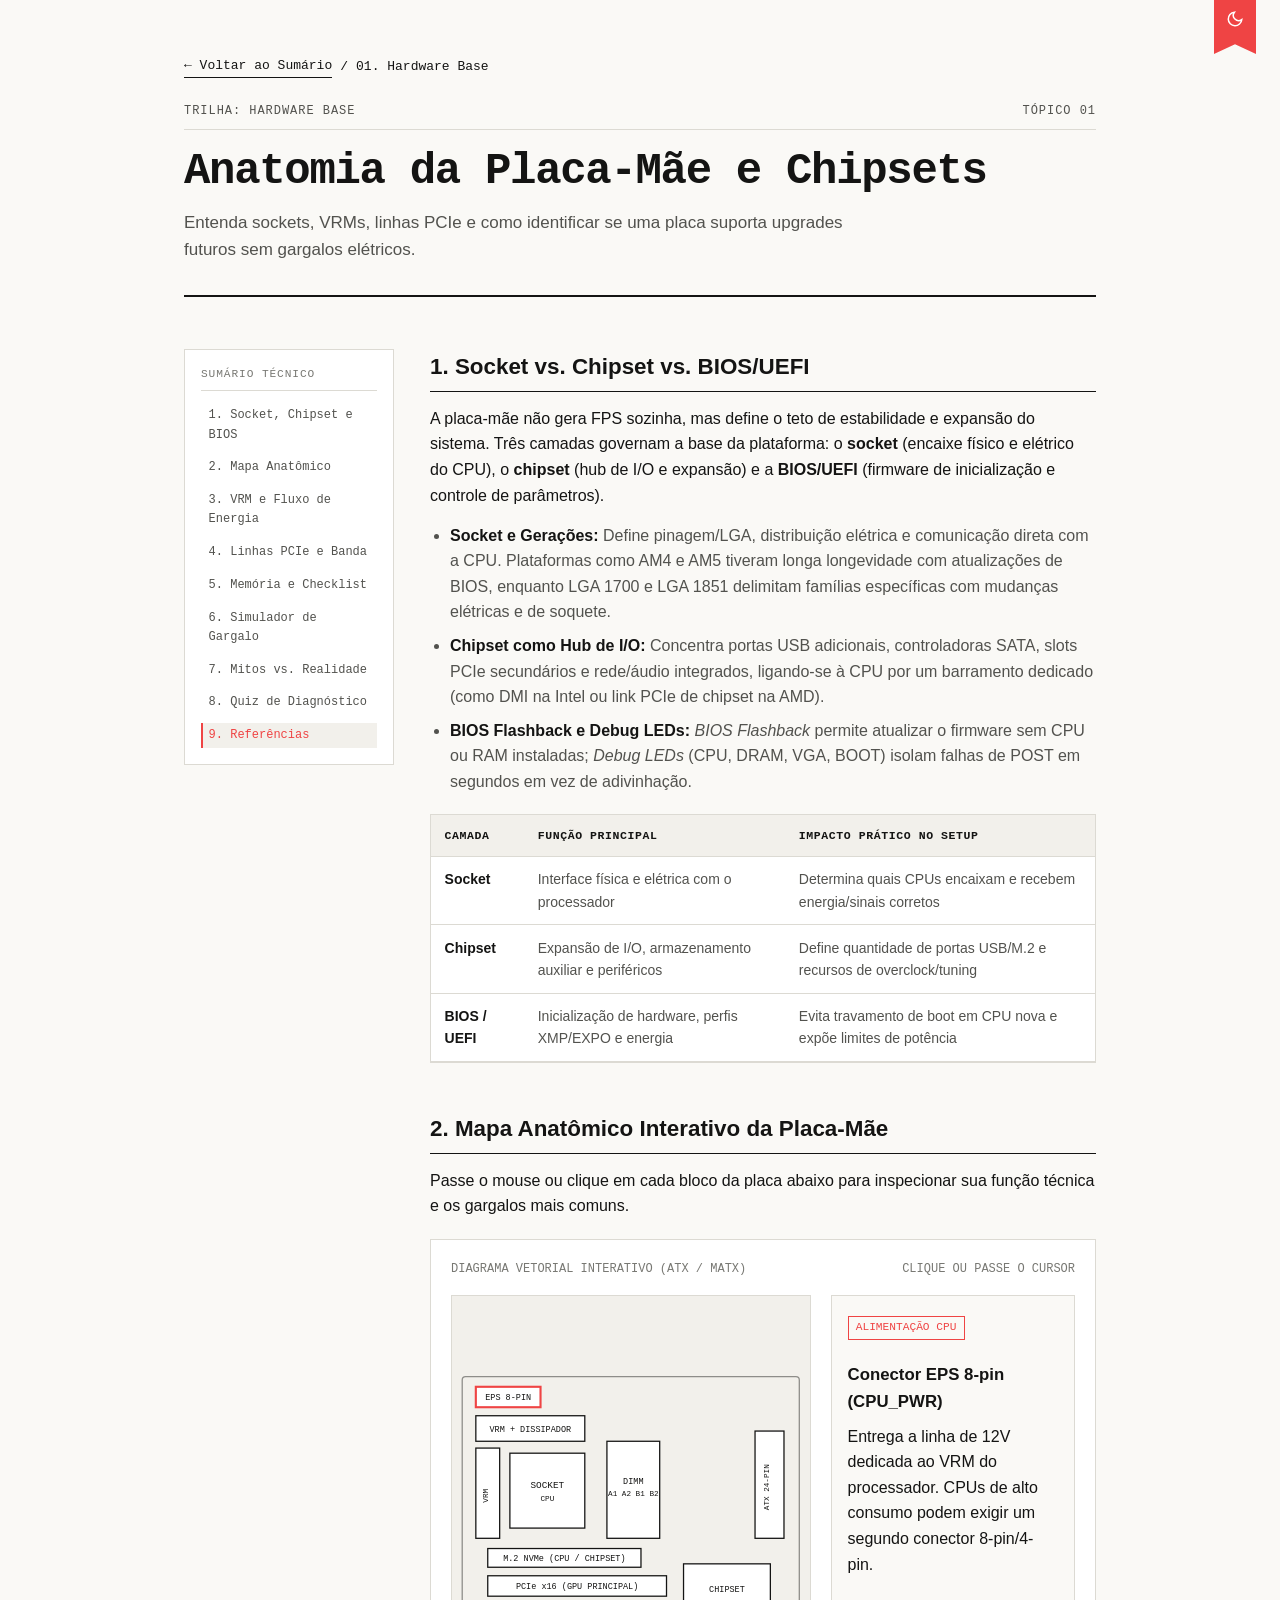
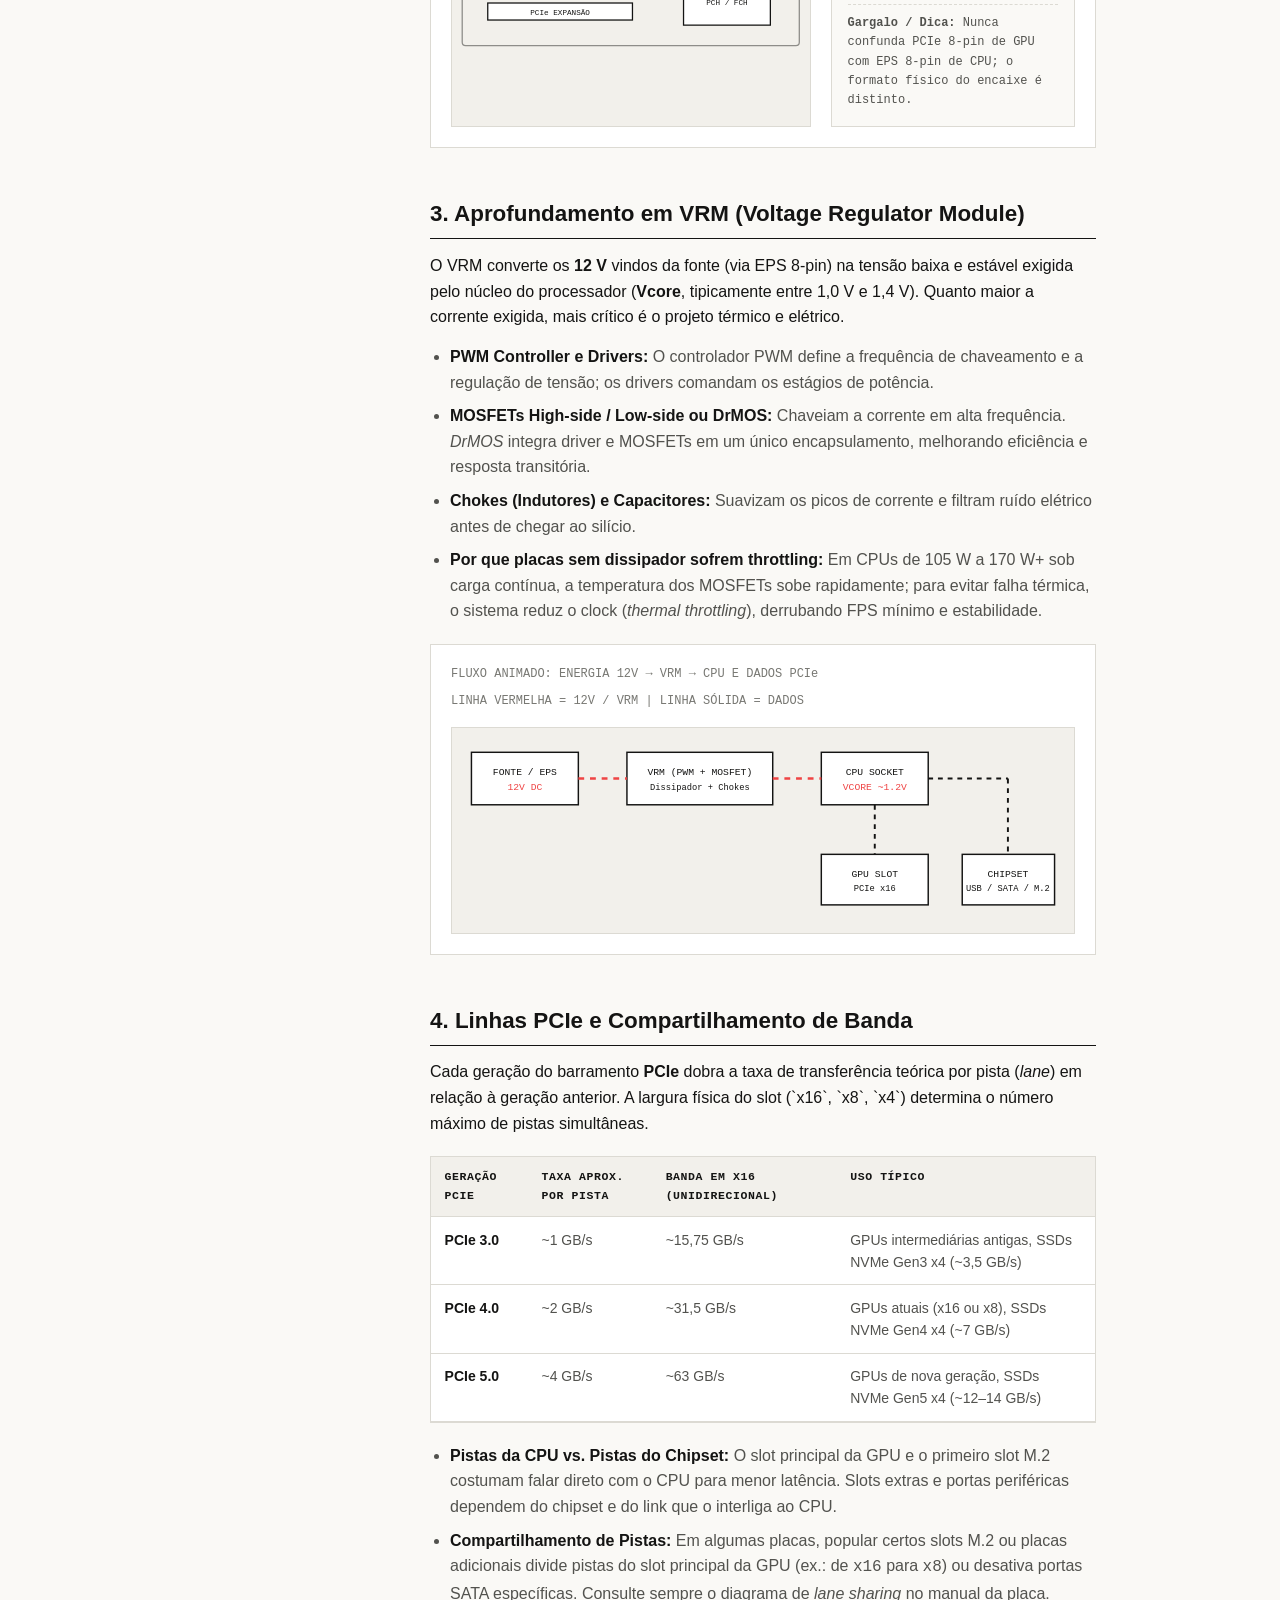
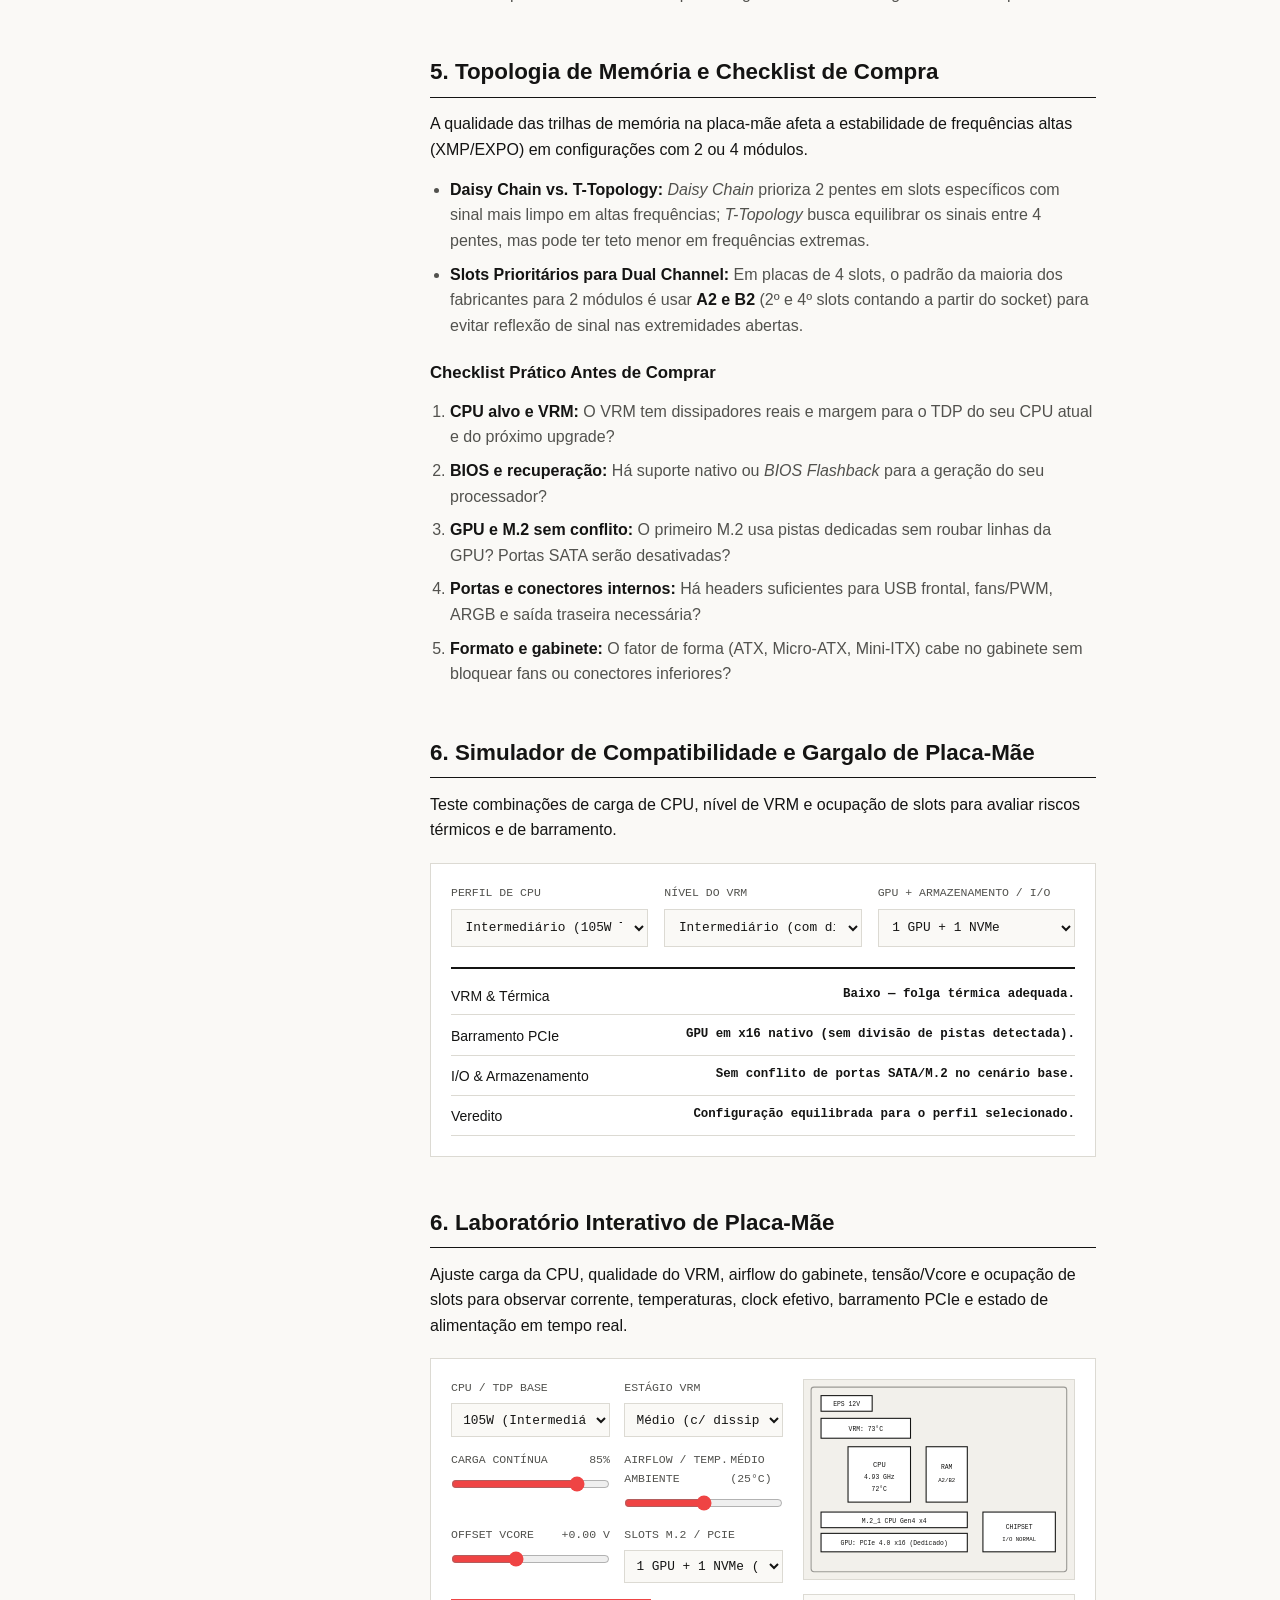
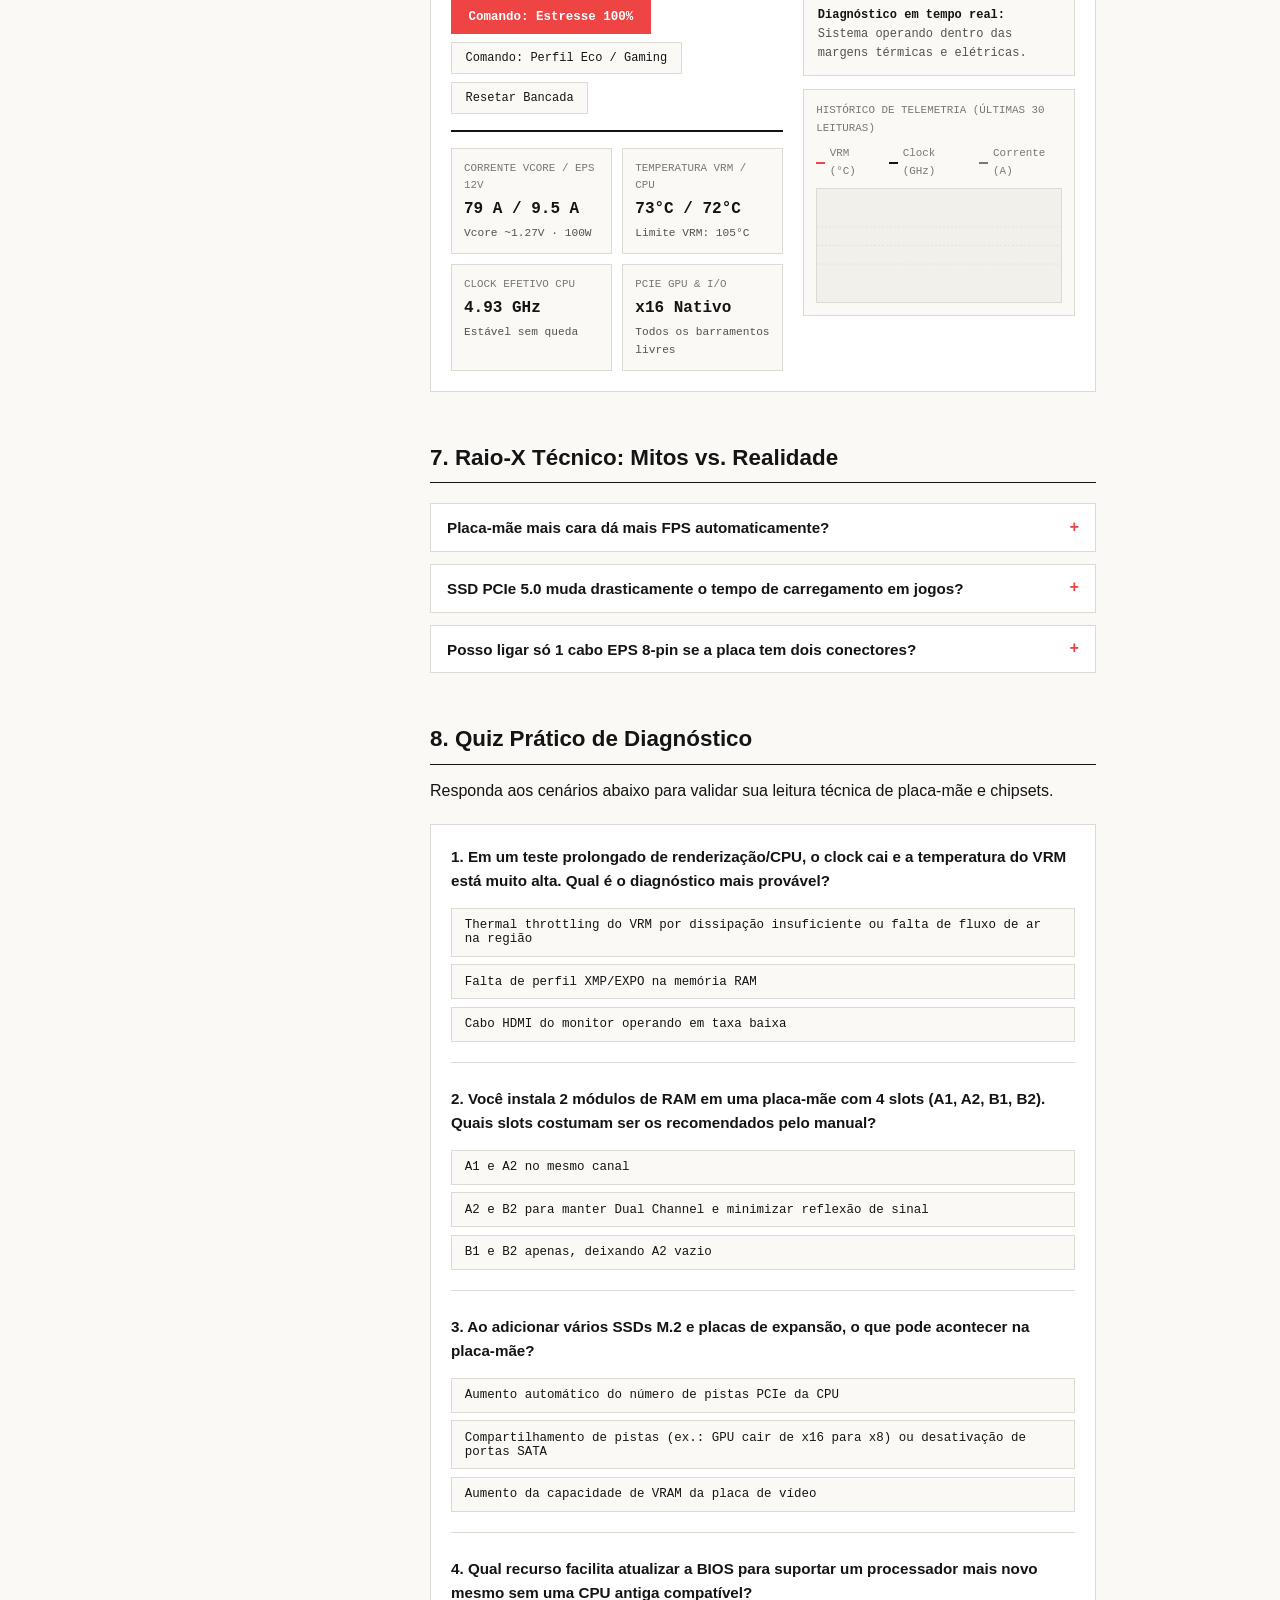
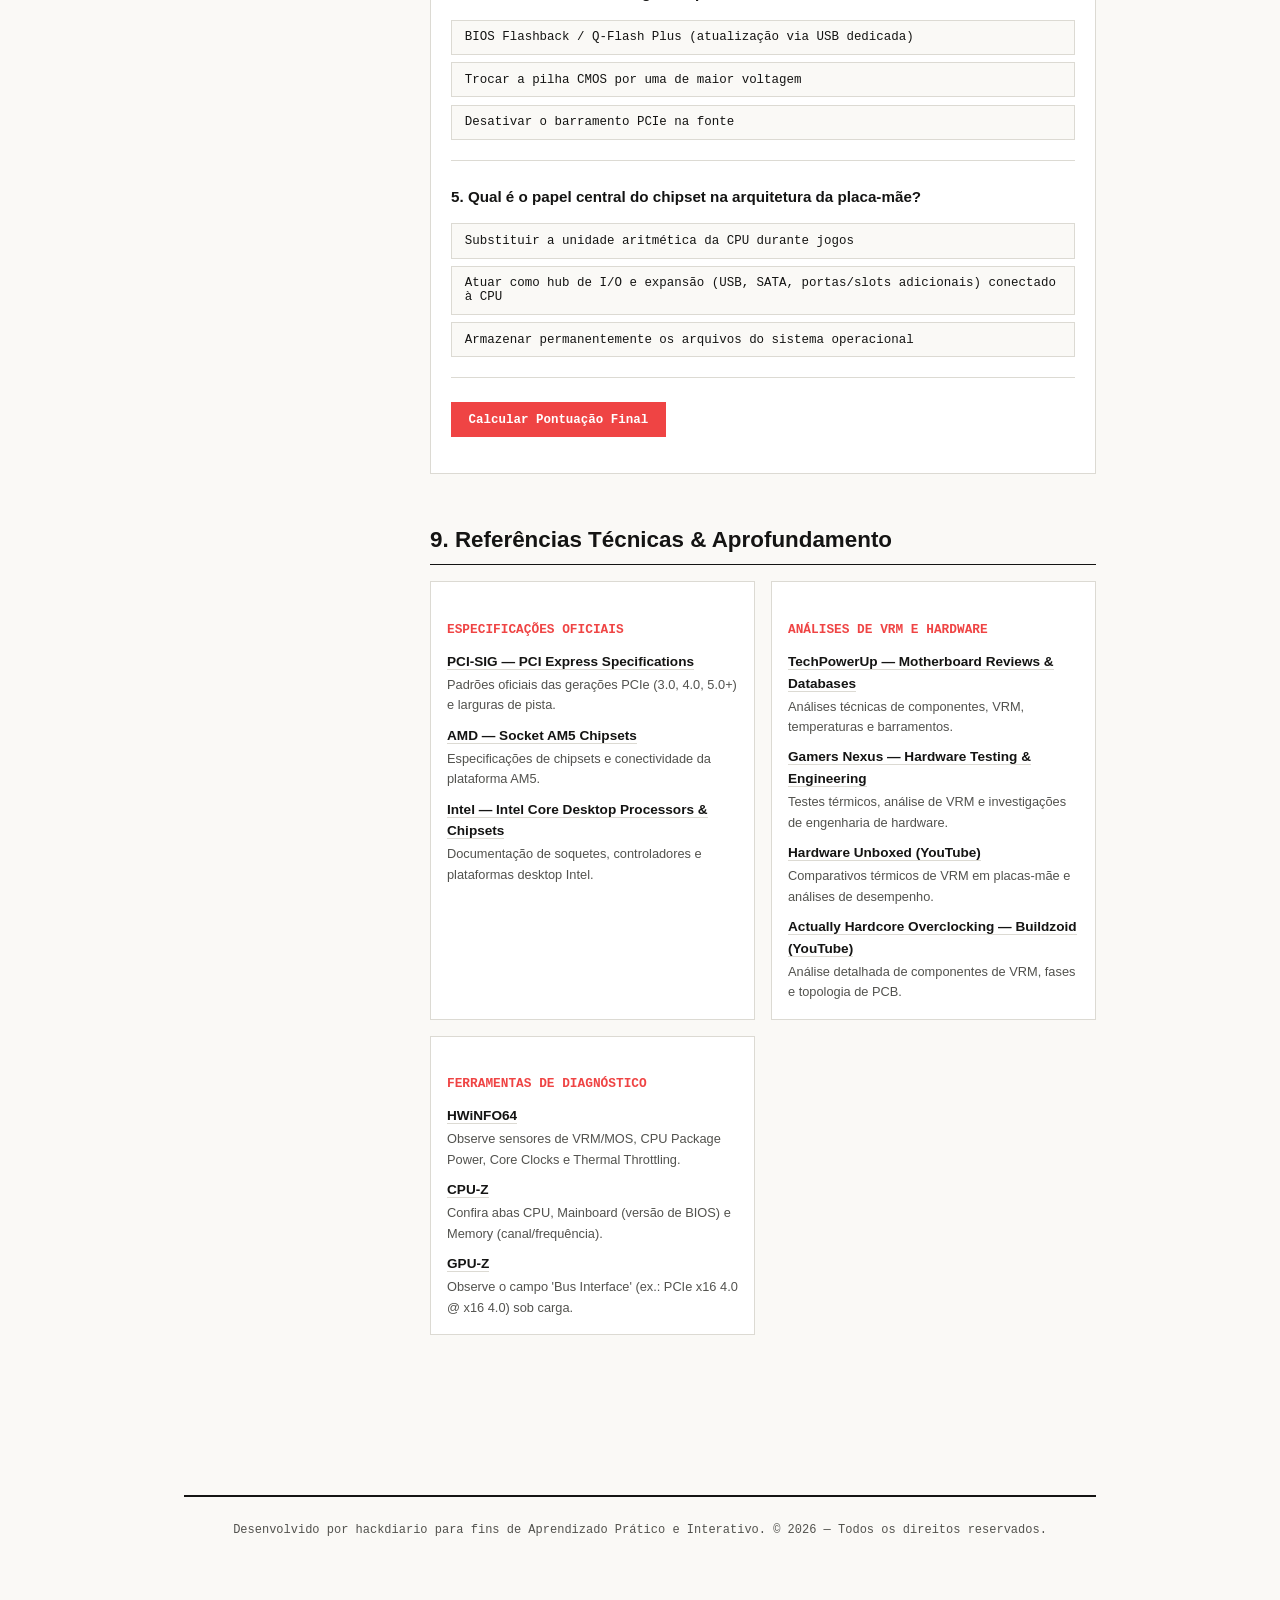
<file: topics/placa-mae/index.html>
<!DOCTYPE html>
<html lang="pt-BR">
<head>
  <meta charset="UTF-8">
  <meta name="viewport" content="width=device-width, initial-scale=1.0">
  <title>01 — Anatomia da Placa-Mãe e Chipsets | guia-do-gamer-raiz</title>
  <link rel="stylesheet" href="../../assets/css/style.css">
  <script>
    (function() {
      const savedTheme = localStorage.getItem('ggr-theme') ||
        (window.matchMedia('(prefers-color-scheme: dark)').matches ? 'dark' : 'light');
      document.documentElement.setAttribute('data-theme', savedTheme);
    })();
  </script>
  <style>
    .topic-layout {
      display: grid;
      grid-template-columns: 210px 1fr;
      gap: 2.25rem;
      align-items: start;
      padding: 1.25rem 0 3rem;
    }

    .anchor-nav {
      position: sticky;
      top: 1.5rem;
      border: 1px solid var(--border-color);
      background-color: var(--bg-surface);
      padding: 1rem;
    }

    .anchor-nav-title {
      font-family: var(--font-mono);
      font-size: 0.7rem;
      text-transform: uppercase;
      letter-spacing: 0.08em;
      color: var(--text-muted);
      margin-bottom: 0.75rem;
      padding-bottom: 0.4rem;
      border-bottom: 1px solid var(--border-color);
    }

    .anchor-nav ul {
      list-style: none;
      display: flex;
      flex-direction: column;
      gap: 0.45rem;
    }

    .anchor-nav a {
      font-family: var(--font-mono);
      font-size: 0.75rem;
      color: var(--text-secondary);
      text-decoration: none;
      display: block;
      padding: 0.2rem 0.35rem;
      border-left: 2px solid transparent;
      transition: all var(--transition-fast);
    }

    .anchor-nav a:hover,
    .anchor-nav a.is-active {
      color: var(--accent-red);
      border-left-color: var(--accent-red);
      background-color: var(--bg-subtle);
    }

    .topic-main section {
      margin-bottom: 3rem;
      scroll-margin-top: 1.5rem;
    }

    .topic-main h2 {
      font-size: 1.4rem;
      font-weight: 700;
      margin-bottom: 0.85rem;
      padding-bottom: 0.4rem;
      border-bottom: 1px solid var(--border-strong);
    }

    .topic-main h3 {
      font-size: 1.05rem;
      font-weight: 700;
      margin: 1.35rem 0 0.5rem;
    }

    .topic-main p {
      margin-bottom: 0.9rem;
      color: var(--text-primary);
    }

    .tech-list {
      margin: 0.75rem 0 1.25rem 1.25rem;
      display: flex;
      flex-direction: column;
      gap: 0.5rem;
    }

    .tech-list li {
      color: var(--text-secondary);
    }

    .tech-list strong {
      color: var(--text-primary);
    }

    .spec-table-wrap {
      overflow-x: auto;
      margin: 1.25rem 0;
      border: 1px solid var(--border-color);
      background-color: var(--bg-surface);
    }

    .spec-table {
      width: 100%;
      border-collapse: collapse;
      font-size: 0.875rem;
    }

    .spec-table th,
    .spec-table td {
      padding: 0.7rem 0.85rem;
      text-align: left;
      border-bottom: 1px solid var(--border-color);
      vertical-align: top;
    }

    .spec-table th {
      font-family: var(--font-mono);
      font-size: 0.72rem;
      text-transform: uppercase;
      letter-spacing: 0.05em;
      background-color: var(--bg-subtle);
      color: var(--text-primary);
    }

    .spec-table td {
      color: var(--text-secondary);
    }

    .spec-table td strong {
      color: var(--text-primary);
    }

    /* Diagramas Interativos */
    .diagram-panel {
      border: 1px solid var(--border-color);
      background-color: var(--bg-surface);
      padding: 1.25rem;
      margin: 1.25rem 0;
    }

    .diagram-header {
      display: flex;
      justify-content: space-between;
      align-items: center;
      flex-wrap: wrap;
      gap: 0.5rem;
      margin-bottom: 1rem;
      font-family: var(--font-mono);
      font-size: 0.75rem;
      color: var(--text-muted);
    }

    .mobo-grid {
      display: grid;
      grid-template-columns: 1.25fr 0.85fr;
      gap: 1.25rem;
      align-items: stretch;
    }

    .mobo-svg {
      width: 100%;
      height: auto;
      display: block;
      border: 1px solid var(--border-color);
      background-color: var(--bg-subtle);
    }

    .mobo-zone {
      cursor: pointer;
      transition: fill var(--transition-fast), stroke var(--transition-fast), opacity var(--transition-fast);
    }

    .mobo-zone:hover,
    .mobo-zone.is-selected {
      stroke: var(--accent-red);
      stroke-width: 2.5;
    }

    .mobo-inspector {
      border: 1px solid var(--border-color);
      background-color: var(--bg-page);
      padding: 1rem;
      display: flex;
      flex-direction: column;
      justify-content: space-between;
      gap: 0.75rem;
    }

    .inspector-badge {
      display: inline-block;
      font-family: var(--font-mono);
      font-size: 0.7rem;
      text-transform: uppercase;
      color: var(--accent-red);
      border: 1px solid var(--accent-red);
      padding: 0.15rem 0.45rem;
      width: fit-content;
    }

    .inspector-title {
      font-size: 1.05rem;
      font-weight: 700;
    }

    .inspector-meta {
      font-family: var(--font-mono);
      font-size: 0.75rem;
      color: var(--text-secondary);
      border-top: 1px dashed var(--border-color);
      padding-top: 0.6rem;
    }

    /* Animação de Fluxo */
    .flow-svg {
      width: 100%;
      height: auto;
      display: block;
      border: 1px solid var(--border-color);
      background-color: var(--bg-subtle);
    }

    .flow-line-power {
      stroke: var(--accent-red);
      stroke-width: 2.5;
      stroke-dasharray: 6 6;
      fill: none;
      animation: dashFlow 1.2s linear infinite;
    }

    .flow-line-data {
      stroke: var(--text-primary);
      stroke-width: 2;
      stroke-dasharray: 5 5;
      fill: none;
      animation: dashFlow 1.8s linear infinite;
    }

    @keyframes dashFlow {
      to {
        stroke-dashoffset: -24;
      }
    }

    /* Simulador */
    .sim-box {
      border: 1px solid var(--border-color);
      background-color: var(--bg-surface);
      padding: 1.25rem;
      margin: 1.25rem 0;
    }

    .sim-controls {
      display: grid;
      grid-template-columns: repeat(3, 1fr);
      gap: 1rem;
      margin-bottom: 1.25rem;
    }

    .sim-field label {
      display: block;
      font-family: var(--font-mono);
      font-size: 0.72rem;
      text-transform: uppercase;
      color: var(--text-secondary);
      margin-bottom: 0.4rem;
    }

    .sim-field select {
      width: 100%;
      padding: 0.6rem;
      font-family: var(--font-mono);
      font-size: 0.8rem;
      color: var(--text-primary);
      background-color: var(--bg-page);
      border: 1px solid var(--border-color);
    }

    .sim-result {
      border-top: 2px solid var(--border-strong);
      padding-top: 1rem;
      display: grid;
      gap: 0.6rem;
    }

    .sim-metric {
      display: flex;
      justify-content: space-between;
      gap: 1rem;
      font-size: 0.875rem;
      padding-bottom: 0.45rem;
      border-bottom: 1px solid var(--border-color);
    }

    .sim-metric strong {
      font-family: var(--font-mono);
      font-size: 0.78rem;
    }

    .status-alert {
      color: var(--accent-red);
      font-weight: 700;
    }

    /* Cards Expansíveis (Raio-X Técnico) */
    .xray-list {
      display: flex;
      flex-direction: column;
      gap: 0.75rem;
      margin: 1.25rem 0;
    }

    .xray-card {
      border: 1px solid var(--border-color);
      background-color: var(--bg-surface);
    }

    .xray-trigger {
      width: 100%;
      text-align: left;
      background: none;
      border: none;
      color: var(--text-primary);
      padding: 0.9rem 1rem;
      font-family: var(--font-sans);
      font-size: 0.95rem;
      font-weight: 700;
      cursor: pointer;
      display: flex;
      justify-content: space-between;
      align-items: center;
      gap: 1rem;
    }

    .xray-trigger:hover {
      background-color: var(--bg-subtle);
    }

    .xray-indicator {
      font-family: var(--font-mono);
      color: var(--accent-red);
      font-size: 1rem;
      flex-shrink: 0;
    }

    .xray-body {
      display: none;
      padding: 0 1rem 1rem;
      border-top: 1px solid var(--border-color);
      font-size: 0.9rem;
      color: var(--text-secondary);
    }

    .xray-card.is-open .xray-body {
      display: block;
      padding-top: 0.85rem;
    }

    /* Quiz */
    .quiz-box {
      border: 1px solid var(--border-color);
      background-color: var(--bg-surface);
      padding: 1.25rem;
      margin: 1.25rem 0;
    }

    .quiz-question {
      margin-bottom: 1.5rem;
      padding-bottom: 1.25rem;
      border-bottom: 1px solid var(--border-color);
    }

    .quiz-q-title {
      font-weight: 700;
      margin-bottom: 0.65rem;
      font-size: 0.95rem;
    }

    .quiz-options {
      display: flex;
      flex-direction: column;
      gap: 0.45rem;
    }

    .quiz-option-btn {
      text-align: left;
      padding: 0.6rem 0.8rem;
      font-family: var(--font-mono);
      font-size: 0.78rem;
      color: var(--text-primary);
      background-color: var(--bg-page);
      border: 1px solid var(--border-color);
      cursor: pointer;
      transition: all var(--transition-fast);
    }

    .quiz-option-btn:hover:not(:disabled) {
      border-color: var(--accent-red);
    }

    .quiz-option-btn.is-correct {
      border-color: var(--border-strong);
      background-color: var(--bg-subtle);
      font-weight: 700;
    }

    .quiz-option-btn.is-wrong {
      border-color: var(--accent-red);
      color: var(--accent-red);
    }

    .quiz-feedback {
      margin-top: 0.6rem;
      font-size: 0.85rem;
      color: var(--text-secondary);
      padding: 0.6rem 0.75rem;
      background-color: var(--bg-subtle);
      border-left: 2px solid var(--accent-red);
    }

    .btn-primary-red {
      font-family: var(--font-mono);
      font-size: 0.78rem;
      font-weight: 600;
      padding: 0.65rem 1.1rem;
      background-color: var(--accent-red);
      color: var(--text-on-accent);
      border: none;
      cursor: pointer;
    }

    .btn-primary-red:hover {
      background-color: var(--accent-red-hover);
    }

    .quiz-score {
      margin-top: 1rem;
      font-family: var(--font-mono);
      font-size: 0.85rem;
      font-weight: 700;
    }

    /* Referências */
    .ref-grid {
      display: grid;
      grid-template-columns: repeat(auto-fit, minmax(260px, 1fr));
      gap: 1rem;
      margin-top: 1rem;
    }

    .ref-card {
      border: 1px solid var(--border-color);
      background-color: var(--bg-surface);
      padding: 1rem;
    }

    .ref-card h3 {
      font-family: var(--font-mono);
      font-size: 0.8rem;
      text-transform: uppercase;
      color: var(--accent-red);
      margin-bottom: 0.65rem;
    }

    .ref-card ul {
      list-style: none;
      display: flex;
      flex-direction: column;
      gap: 0.55rem;
      font-size: 0.85rem;
    }

    .ref-card a {
      color: var(--text-primary);
      font-weight: 600;
      text-decoration: none;
      border-bottom: 1px solid var(--border-color);
    }

    .ref-card a:hover {
      color: var(--accent-red);
      border-bottom-color: var(--accent-red);
    }

    .ref-card span {
      display: block;
      color: var(--text-secondary);
      font-size: 0.8rem;
      margin-top: 0.15rem;
    }

    .lab-panel {
      border: 1px solid var(--border-color);
      background-color: var(--bg-surface);
      padding: 1.25rem;
      margin: 1.25rem 0;
    }

    .lab-grid {
      display: grid;
      grid-template-columns: 1.1fr 0.9fr;
      gap: 1.25rem;
      align-items: start;
    }

    .lab-controls {
      display: grid;
      grid-template-columns: repeat(2, 1fr);
      gap: 0.9rem;
      margin-bottom: 1rem;
    }

    .lab-control {
      display: flex;
      flex-direction: column;
      gap: 0.35rem;
    }

    .lab-control label {
      font-family: var(--font-mono);
      font-size: 0.72rem;
      text-transform: uppercase;
      color: var(--text-secondary);
      display: flex;
      justify-content: space-between;
    }

    .lab-control select,
    .lab-control input[type="range"] {
      width: 100%;
      font-family: var(--font-mono);
      font-size: 0.8rem;
      color: var(--text-primary);
      background-color: var(--bg-page);
      border: 1px solid var(--border-color);
      padding: 0.45rem;
    }

    .lab-control input[type="range"] {
      padding: 0;
      accent-color: var(--accent-red);
      cursor: pointer;
    }

    .lab-actions {
      display: flex;
      flex-wrap: wrap;
      gap: 0.5rem;
      margin-bottom: 1rem;
    }

    .btn-ghost {
      font-family: var(--font-mono);
      font-size: 0.75rem;
      padding: 0.5rem 0.85rem;
      background-color: var(--bg-page);
      color: var(--text-primary);
      border: 1px solid var(--border-color);
      cursor: pointer;
    }

    .btn-ghost:hover {
      border-color: var(--accent-red);
    }

    .lab-telemetry {
      display: grid;
      grid-template-columns: repeat(2, 1fr);
      gap: 0.65rem;
      border-top: 2px solid var(--border-strong);
      padding-top: 1rem;
    }

    .telemetry-card {
      border: 1px solid var(--border-color);
      background-color: var(--bg-page);
      padding: 0.65rem 0.75rem;
    }

    .telemetry-label {
      font-family: var(--font-mono);
      font-size: 0.68rem;
      text-transform: uppercase;
      color: var(--text-muted);
      display: block;
    }

    .telemetry-value {
      font-family: var(--font-mono);
      font-size: 1rem;
      font-weight: 700;
      margin-top: 0.15rem;
      display: block;
    }

    .telemetry-sub {
      font-family: var(--font-mono);
      font-size: 0.7rem;
      color: var(--text-secondary);
      margin-top: 0.15rem;
      display: block;
    }

    .is-warn {
      color: var(--accent-red);
    }

    .lab-board-svg {
      width: 100%;
      height: auto;
      display: block;
      border: 1px solid var(--border-color);
      background-color: var(--bg-subtle);
    }

    .lab-log {
      margin-top: 0.85rem;
      border: 1px solid var(--border-color);
      background-color: var(--bg-page);
      padding: 0.7rem 0.85rem;
      font-family: var(--font-mono);
      font-size: 0.75rem;
      color: var(--text-secondary);
    }

    .lab-log strong {
      color: var(--text-primary);
    }

    .lab-chart-box {
      margin-top: 0.85rem;
      border: 1px solid var(--border-color);
      background-color: var(--bg-page);
      padding: 0.75rem;
    }

    .lab-chart-header {
      display: flex;
      justify-content: space-between;
      align-items: center;
      flex-wrap: wrap;
      gap: 0.5rem;
      font-family: var(--font-mono);
      font-size: 0.68rem;
      color: var(--text-muted);
      margin-bottom: 0.5rem;
    }

    .lab-chart-legend {
      display: flex;
      gap: 0.85rem;
    }

    .legend-item {
      display: inline-flex;
      align-items: center;
      gap: 0.3rem;
    }

    .legend-swatch {
      width: 10px;
      height: 2px;
      display: inline-block;
    }

    .lab-history-svg {
      width: 100%;
      height: 115px;
      display: block;
      background-color: var(--bg-subtle);
      border: 1px solid var(--border-color);
    }

    @media (max-width: 820px) {
      .lab-grid,
      .lab-controls,
      .lab-telemetry {
        grid-template-columns: 1fr;
      }
    }

    @media (max-width: 820px) {
      .topic-layout {
        grid-template-columns: 1fr;
      }

      .anchor-nav {
        position: static;
      }

      .mobo-grid,
      .sim-controls {
        grid-template-columns: 1fr;
      }
    }
  </style>
</head>
<body>
  <button id="theme-toggle" class="bookmark-toggle" type="button" aria-label="Alternar tema claro/escuro" title="Alternar tema">
    <svg class="icon-sun" width="18" height="18" viewBox="0 0 24 24" fill="none" stroke="currentColor" stroke-width="2">
      <circle cx="12" cy="12" r="5"></circle>
      <line x1="12" y1="1" x2="12" y2="3"></line>
      <line x1="12" y1="21" x2="12" y2="23"></line>
      <line x1="4.22" y1="4.22" x2="5.64" y2="5.64"></line>
      <line x1="18.36" y1="18.36" x2="19.78" y2="19.78"></line>
      <line x1="1" y1="12" x2="3" y2="12"></line>
      <line x1="21" y1="12" x2="23" y2="12"></line>
      <line x1="4.22" y1="19.78" x2="5.64" y2="18.36"></line>
      <line x1="18.36" y1="5.64" x2="19.78" y2="4.22"></line>
    </svg>
    <svg class="icon-moon" width="18" height="18" viewBox="0 0 24 24" fill="none" stroke="currentColor" stroke-width="2">
      <path d="M21 12.79A9 9 0 1 1 11.21 3 7 7 0 0 0 21 12.79z"></path>
    </svg>
  </button>

  <div class="container">
    <nav class="breadcrumb" aria-label="Navegação estrutural">
      <a href="../../index.html">&larr; Voltar ao Sumário</a>
      <span>/</span>
      <span>01. Hardware Base</span>
    </nav>

    <header class="editorial-header">
      <div class="meta-bar">
        <span>TRILHA: HARDWARE BASE</span>
        <span>TÓPICO 01</span>
      </div>
      <h1 class="site-title">Anatomia da Placa-Mãe e Chipsets</h1>
      <p class="site-subtitle">
        Entenda sockets, VRMs, linhas PCIe e como identificar se uma placa suporta upgrades futuros sem gargalos elétricos.
      </p>
    </header>

    <div class="topic-layout">
      <aside class="anchor-nav" aria-label="Índice da seção">
        <div class="anchor-nav-title">Sumário Técnico</div>
        <ul id="anchor-list">
          <li><a href="#sec-fundamentos">1. Socket, Chipset e BIOS</a></li>
          <li><a href="#sec-mapa">2. Mapa Anatômico</a></li>
          <li><a href="#sec-vrm">3. VRM e Fluxo de Energia</a></li>
          <li><a href="#sec-pcie">4. Linhas PCIe e Banda</a></li>
          <li><a href="#sec-ram-checklist">5. Memória e Checklist</a></li>
          <li><a href="#sec-simulador">6. Simulador de Gargalo</a></li>
          <li><a href="#sec-raiox">7. Mitos vs. Realidade</a></li>
          <li><a href="#sec-quiz">8. Quiz de Diagnóstico</a></li>
          <li><a href="#sec-referencias">9. Referências</a></li>
        </ul>
      </aside>

      <main class="topic-main">
        <section id="sec-fundamentos">
          <h2>1. Socket vs. Chipset vs. BIOS/UEFI</h2>
          <p>
            A placa-mãe não gera FPS sozinha, mas define o teto de estabilidade e expansão do sistema. Três camadas governam a base da plataforma: o <strong>socket</strong> (encaixe físico e elétrico do CPU), o <strong>chipset</strong> (hub de I/O e expansão) e a <strong>BIOS/UEFI</strong> (firmware de inicialização e controle de parâmetros).
          </p>

          <ul class="tech-list">
            <li><strong>Socket e Gerações:</strong> Define pinagem/LGA, distribuição elétrica e comunicação direta com a CPU. Plataformas como AM4 e AM5 tiveram longa longevidade com atualizações de BIOS, enquanto LGA 1700 e LGA 1851 delimitam famílias específicas com mudanças elétricas e de soquete.</li>
            <li><strong>Chipset como Hub de I/O:</strong> Concentra portas USB adicionais, controladoras SATA, slots PCIe secundários e rede/áudio integrados, ligando-se à CPU por um barramento dedicado (como DMI na Intel ou link PCIe de chipset na AMD).</li>
            <li><strong>BIOS Flashback e Debug LEDs:</strong> <em>BIOS Flashback</em> permite atualizar o firmware sem CPU ou RAM instaladas; <em>Debug LEDs</em> (CPU, DRAM, VGA, BOOT) isolam falhas de POST em segundos em vez de adivinhação.</li>
          </ul>

          <div class="spec-table-wrap">
            <table class="spec-table">
              <thead>
                <tr>
                  <th>Camada</th>
                  <th>Função Principal</th>
                  <th>Impacto Prático no Setup</th>
                </tr>
              </thead>
              <tbody>
                <tr>
                  <td><strong>Socket</strong></td>
                  <td>Interface física e elétrica com o processador</td>
                  <td>Determina quais CPUs encaixam e recebem energia/sinais corretos</td>
                </tr>
                <tr>
                  <td><strong>Chipset</strong></td>
                  <td>Expansão de I/O, armazenamento auxiliar e periféricos</td>
                  <td>Define quantidade de portas USB/M.2 e recursos de overclock/tuning</td>
                </tr>
                <tr>
                  <td><strong>BIOS / UEFI</strong></td>
                  <td>Inicialização de hardware, perfis XMP/EXPO e energia</td>
                  <td>Evita travamento de boot em CPU nova e expõe limites de potência</td>
                </tr>
              </tbody>
            </table>
          </div>
        </section>

        <section id="sec-mapa">
          <h2>2. Mapa Anatômico Interativo da Placa-Mãe</h2>
          <p>
            Passe o mouse ou clique em cada bloco da placa abaixo para inspecionar sua função técnica e os gargalos mais comuns.
          </p>

          <div class="diagram-panel">
            <div class="diagram-header">
              <span>DIAGRAMA VETORIAL INTERATIVO (ATX / MATX)</span>
              <span>CLIQUE OU PASSE O CURSOR</span>
            </div>
            <div class="mobo-grid">
              <svg id="mobo-svg" class="mobo-svg" viewBox="0 0 420 340" role="img" aria-label="Mapa interativo dos componentes de uma placa-mãe">
                <rect x="12" y="12" width="396" height="316" rx="4" fill="none" stroke="currentColor" stroke-width="1.5" opacity="0.45"></rect>

                <!-- EPS 8-pin -->
                <rect class="mobo-zone is-selected" data-zone="eps" x="28" y="24" width="76" height="24" fill="var(--bg-surface)" stroke="currentColor" stroke-width="1.5"></rect>
                <text x="66" y="40" text-anchor="middle" font-family="monospace" font-size="10" fill="currentColor">EPS 8-PIN</text>

                <!-- VRM + Heatsink -->
                <rect class="mobo-zone" data-zone="vrm" x="28" y="58" width="128" height="30" fill="var(--bg-surface)" stroke="currentColor" stroke-width="1.5"></rect>
                <text x="92" y="77" text-anchor="middle" font-family="monospace" font-size="10" fill="currentColor">VRM + DISSIPADOR</text>

                <rect class="mobo-zone" data-zone="vrm" x="28" y="96" width="28" height="106" fill="var(--bg-surface)" stroke="currentColor" stroke-width="1.5"></rect>
                <text x="42" y="152" text-anchor="middle" font-family="monospace" font-size="9" fill="currentColor" transform="rotate(-90 42 152)">VRM</text>

                <!-- Socket CPU -->
                <rect class="mobo-zone" data-zone="socket" x="68" y="102" width="88" height="88" fill="var(--bg-surface)" stroke="currentColor" stroke-width="1.5"></rect>
                <text x="112" y="143" text-anchor="middle" font-family="monospace" font-size="11" fill="currentColor">SOCKET</text>
                <text x="112" y="158" text-anchor="middle" font-family="monospace" font-size="9" fill="currentColor">CPU</text>

                <!-- RAM Slots -->
                <rect class="mobo-zone" data-zone="ram" x="182" y="88" width="62" height="114" fill="var(--bg-surface)" stroke="currentColor" stroke-width="1.5"></rect>
                <text x="213" y="138" text-anchor="middle" font-family="monospace" font-size="10" fill="currentColor">DIMM</text>
                <text x="213" y="152" text-anchor="middle" font-family="monospace" font-size="9" fill="currentColor">A1 A2 B1 B2</text>

                <!-- ATX 24-pin -->
                <rect class="mobo-zone" data-zone="atx" x="356" y="76" width="34" height="126" fill="var(--bg-surface)" stroke="currentColor" stroke-width="1.5"></rect>
                <text x="373" y="142" text-anchor="middle" font-family="monospace" font-size="9" fill="currentColor" transform="rotate(-90 373 142)">ATX 24-PIN</text>

                <!-- M.2 Slots -->
                <rect class="mobo-zone" data-zone="m2" x="42" y="214" width="180" height="22" fill="var(--bg-surface)" stroke="currentColor" stroke-width="1.5"></rect>
                <text x="132" y="229" text-anchor="middle" font-family="monospace" font-size="10" fill="currentColor">M.2 NVMe (CPU / CHIPSET)</text>

                <!-- PCIe x16 -->
                <rect class="mobo-zone" data-zone="pcie" x="42" y="246" width="210" height="24" fill="var(--bg-surface)" stroke="currentColor" stroke-width="1.5"></rect>
                <text x="147" y="262" text-anchor="middle" font-family="monospace" font-size="10" fill="currentColor">PCIe x16 (GPU PRINCIPAL)</text>

                <rect class="mobo-zone" data-zone="pcie" x="42" y="278" width="170" height="20" fill="var(--bg-surface)" stroke="currentColor" stroke-width="1.5"></rect>
                <text x="127" y="292" text-anchor="middle" font-family="monospace" font-size="9" fill="currentColor">PCIe EXPANSÃO</text>

                <!-- Chipset -->
                <rect class="mobo-zone" data-zone="chipset" x="272" y="232" width="102" height="72" fill="var(--bg-surface)" stroke="currentColor" stroke-width="1.5"></rect>
                <text x="323" y="265" text-anchor="middle" font-family="monospace" font-size="10" fill="currentColor">CHIPSET</text>
                <text x="323" y="280" text-anchor="middle" font-family="monospace" font-size="9" fill="currentColor">PCH / FCH</text>
              </svg>

              <div id="mobo-inspector" class="mobo-inspector" aria-live="polite">
                <div>
                  <span id="inspector-badge" class="inspector-badge">ALIMENTAÇÃO CPU</span>
                  <h3 id="inspector-title" class="inspector-title">Conector EPS 8-pin (CPU_PWR)</h3>
                  <p id="inspector-desc">Entrega a linha de 12V dedicada ao VRM do processador. CPUs de alto consumo podem exigir um segundo conector 8-pin/4-pin.</p>
                </div>
                <div id="inspector-meta" class="inspector-meta">
                  <strong>Gargalo / Dica:</strong> Nunca confunda PCIe 8-pin de GPU com EPS 8-pin de CPU; o formato físico do encaixe é distinto.
                </div>
              </div>
            </div>
          </div>
        </section>

        <section id="sec-vrm">
          <h2>3. Aprofundamento em VRM (Voltage Regulator Module)</h2>
          <p>
            O VRM converte os <strong>12 V</strong> vindos da fonte (via EPS 8-pin) na tensão baixa e estável exigida pelo núcleo do processador (<strong>Vcore</strong>, tipicamente entre 1,0 V e 1,4 V). Quanto maior a corrente exigida, mais crítico é o projeto térmico e elétrico.
          </p>

          <ul class="tech-list">
            <li><strong>PWM Controller e Drivers:</strong> O controlador PWM define a frequência de chaveamento e a regulação de tensão; os drivers comandam os estágios de potência.</li>
            <li><strong>MOSFETs High-side / Low-side ou DrMOS:</strong> Chaveiam a corrente em alta frequência. <em>DrMOS</em> integra driver e MOSFETs em um único encapsulamento, melhorando eficiência e resposta transitória.</li>
            <li><strong>Chokes (Indutores) e Capacitores:</strong> Suavizam os picos de corrente e filtram ruído elétrico antes de chegar ao silício.</li>
            <li><strong>Por que placas sem dissipador sofrem throttling:</strong> Em CPUs de 105 W a 170 W+ sob carga contínua, a temperatura dos MOSFETs sobe rapidamente; para evitar falha térmica, o sistema reduz o clock (<em>thermal throttling</em>), derrubando FPS mínimo e estabilidade.</li>
          </ul>

          <div class="diagram-panel">
            <div class="diagram-header">
              <span>FLUXO ANIMADO: ENERGIA 12V &rarr; VRM &rarr; CPU E DADOS PCIe</span>
              <span>LINHA VERMELHA = 12V / VRM | LINHA SÓLIDA = DADOS</span>
            </div>
            <svg class="flow-svg" viewBox="0 0 640 210" role="img" aria-label="Fluxo de energia do VRM para a CPU e fluxo de dados PCIe">
              <!-- PSU / 12V -->
              <rect x="20" y="25" width="110" height="54" fill="var(--bg-surface)" stroke="currentColor" stroke-width="1.5"></rect>
              <text x="75" y="48" text-anchor="middle" font-family="monospace" font-size="10" fill="currentColor">FONTE / EPS</text>
              <text x="75" y="64" text-anchor="middle" font-family="monospace" font-size="10" fill="var(--accent-red)">12V DC</text>

              <!-- VRM -->
              <rect x="180" y="25" width="150" height="54" fill="var(--bg-surface)" stroke="currentColor" stroke-width="1.5"></rect>
              <text x="255" y="48" text-anchor="middle" font-family="monospace" font-size="10" fill="currentColor">VRM (PWM + MOSFET)</text>
              <text x="255" y="64" text-anchor="middle" font-family="monospace" font-size="9" fill="currentColor">Dissipador + Chokes</text>

              <!-- CPU -->
              <rect x="380" y="25" width="110" height="54" fill="var(--bg-surface)" stroke="currentColor" stroke-width="1.5"></rect>
              <text x="435" y="48" text-anchor="middle" font-family="monospace" font-size="10" fill="currentColor">CPU SOCKET</text>
              <text x="435" y="64" text-anchor="middle" font-family="monospace" font-size="10" fill="var(--accent-red)">VCORE ~1.2V</text>

              <!-- GPU -->
              <rect x="380" y="130" width="110" height="52" fill="var(--bg-surface)" stroke="currentColor" stroke-width="1.5"></rect>
              <text x="435" y="153" text-anchor="middle" font-family="monospace" font-size="10" fill="currentColor">GPU SLOT</text>
              <text x="435" y="168" text-anchor="middle" font-family="monospace" font-size="9" fill="currentColor">PCIe x16</text>

              <!-- Chipset -->
              <rect x="525" y="130" width="95" height="52" fill="var(--bg-surface)" stroke="currentColor" stroke-width="1.5"></rect>
              <text x="572" y="153" text-anchor="middle" font-family="monospace" font-size="10" fill="currentColor">CHIPSET</text>
              <text x="572" y="168" text-anchor="middle" font-family="monospace" font-size="9" fill="currentColor">USB / SATA / M.2</text>

              <!-- Linhas animadas -->
              <line x1="130" y1="52" x2="180" y2="52" class="flow-line-power"></line>
              <line x1="330" y1="52" x2="380" y2="52" class="flow-line-power"></line>
              <line x1="435" y1="79" x2="435" y2="130" class="flow-line-data"></line>
              <line x1="490" y1="52" x2="572" y2="52" class="flow-line-data"></line>
              <line x1="572" y1="52" x2="572" y2="130" class="flow-line-data"></line>
            </svg>
          </div>
        </section>

        <section id="sec-pcie">
          <h2>4. Linhas PCIe e Compartilhamento de Banda</h2>
          <p>
            Cada geração do barramento <strong>PCIe</strong> dobra a taxa de transferência teórica por pista (<em>lane</em>) em relação à geração anterior. A largura física do slot (`x16`, `x8`, `x4`) determina o número máximo de pistas simultâneas.
          </p>

          <div class="spec-table-wrap">
            <table class="spec-table">
              <thead>
                <tr>
                  <th>Geração PCIe</th>
                  <th>Taxa Aprox. por Pista</th>
                  <th>Banda em x16 (Unidirecional)</th>
                  <th>Uso Típico</th>
                </tr>
              </thead>
              <tbody>
                <tr>
                  <td><strong>PCIe 3.0</strong></td>
                  <td>~1 GB/s</td>
                  <td>~15,75 GB/s</td>
                  <td>GPUs intermediárias antigas, SSDs NVMe Gen3 x4 (~3,5 GB/s)</td>
                </tr>
                <tr>
                  <td><strong>PCIe 4.0</strong></td>
                  <td>~2 GB/s</td>
                  <td>~31,5 GB/s</td>
                  <td>GPUs atuais (x16 ou x8), SSDs NVMe Gen4 x4 (~7 GB/s)</td>
                </tr>
                <tr>
                  <td><strong>PCIe 5.0</strong></td>
                  <td>~4 GB/s</td>
                  <td>~63 GB/s</td>
                  <td>GPUs de nova geração, SSDs NVMe Gen5 x4 (~12–14 GB/s)</td>
                </tr>
              </tbody>
            </table>
          </div>

          <ul class="tech-list">
            <li><strong>Pistas da CPU vs. Pistas do Chipset:</strong> O slot principal da GPU e o primeiro slot M.2 costumam falar direto com o CPU para menor latência. Slots extras e portas periféricas dependem do chipset e do link que o interliga ao CPU.</li>
            <li><strong>Compartilhamento de Pistas:</strong> Em algumas placas, popular certos slots M.2 ou placas adicionais divide pistas do slot principal da GPU (ex.: de <code>x16</code> para <code>x8</code>) ou desativa portas SATA específicas. Consulte sempre o diagrama de <em>lane sharing</em> no manual da placa.</li>
          </ul>
        </section>

        <section id="sec-ram-checklist">
          <h2>5. Topologia de Memória e Checklist de Compra</h2>
          <p>
            A qualidade das trilhas de memória na placa-mãe afeta a estabilidade de frequências altas (XMP/EXPO) em configurações com 2 ou 4 módulos.
          </p>

          <ul class="tech-list">
            <li><strong>Daisy Chain vs. T-Topology:</strong> <em>Daisy Chain</em> prioriza 2 pentes em slots específicos com sinal mais limpo em altas frequências; <em>T-Topology</em> busca equilibrar os sinais entre 4 pentes, mas pode ter teto menor em frequências extremas.</li>
            <li><strong>Slots Prioritários para Dual Channel:</strong> Em placas de 4 slots, o padrão da maioria dos fabricantes para 2 módulos é usar <strong>A2 e B2</strong> (2º e 4º slots contando a partir do socket) para evitar reflexão de sinal nas extremidades abertas.</li>
          </ul>

          <h3>Checklist Prático Antes de Comprar</h3>
          <ol class="tech-list">
            <li><strong>CPU alvo e VRM:</strong> O VRM tem dissipadores reais e margem para o TDP do seu CPU atual e do próximo upgrade?</li>
            <li><strong>BIOS e recuperação:</strong> Há suporte nativo ou <em>BIOS Flashback</em> para a geração do seu processador?</li>
            <li><strong>GPU e M.2 sem conflito:</strong> O primeiro M.2 usa pistas dedicadas sem roubar linhas da GPU? Portas SATA serão desativadas?</li>
            <li><strong>Portas e conectores internos:</strong> Há headers suficientes para USB frontal, fans/PWM, ARGB e saída traseira necessária?</li>
            <li><strong>Formato e gabinete:</strong> O fator de forma (ATX, Micro-ATX, Mini-ITX) cabe no gabinete sem bloquear fans ou conectores inferiores?</li>
          </ol>
        </section>

        <section id="sec-simulador">
          <h2>6. Simulador de Compatibilidade e Gargalo de Placa-Mãe</h2>
          <p>
            Teste combinações de carga de CPU, nível de VRM e ocupação de slots para avaliar riscos térmicos e de barramento.
          </p>

          <div class="sim-box">
            <div class="sim-controls">
              <div class="sim-field">
                <label for="sim-cpu">Perfil de CPU</label>
                <select id="sim-cpu">
                  <option value="65">Entrada (65W TDP)</option>
                  <option value="105" selected>Intermediário (105W TDP)</option>
                  <option value="170">Topo de Linha (170W+ TDP)</option>
                </select>
              </div>

              <div class="sim-field">
                <label for="sim-vrm">Nível do VRM</label>
                <select id="sim-vrm">
                  <option value="basic">Básico (sem dissipador)</option>
                  <option value="mid" selected>Intermediário (com dissipador)</option>
                  <option value="pro">Robusto (DrMOS + heatsinks)</option>
                </select>
              </div>

              <div class="sim-field">
                <label for="sim-io">GPU + Armazenamento / I/O</label>
                <select id="sim-io">
                  <option value="single" selected>1 GPU + 1 NVMe</option>
                  <option value="multi">1 GPU + 3 NVMe + Placa de captura</option>
                </select>
              </div>
            </div>

            <div id="sim-output" class="sim-result" aria-live="polite"></div>
          </div>
        </section>

        <section id="sec-lab-mobo">
          <h2>6. Laboratório Interativo de Placa-Mãe</h2>
          <p>
            Ajuste carga da CPU, qualidade do VRM, airflow do gabinete, tensão/Vcore e ocupação de slots para observar corrente, temperaturas, clock efetivo, barramento PCIe e estado de alimentação em tempo real.
          </p>

          <div id="lab-sim" class="lab-panel">
            <div class="lab-grid">
              <div>
                <div class="lab-controls">
                  <div class="lab-control">
                    <label for="lab-cpu-profile">
                      <span>CPU / TDP Base</span>
                    </label>
                    <select id="lab-cpu-profile">
                      <option value="65">65W (Entrada / 6-8c)</option>
                      <option value="105" selected>105W (Intermediário / 8-12c)</option>
                      <option value="170">170W (Topo / 16c+)</option>
                    </select>
                  </div>

                  <div class="lab-control">
                    <label for="lab-vrm-quality">
                      <span>Estágio VRM</span>
                    </label>
                    <select id="lab-vrm-quality">
                      <option value="basic">Básico (s/ dissipador)</option>
                      <option value="mid" selected>Médio (c/ dissipador)</option>
                      <option value="pro">Alto (DrMOS + heatsinks)</option>
                    </select>
                  </div>

                  <div class="lab-control">
                    <label for="lab-load">
                      <span>Carga Contínua</span>
                      <span id="lab-load-val">85%</span>
                    </label>
                    <input id="lab-load" type="range" min="10" max="100" step="5" value="85">
                  </div>

                  <div class="lab-control">
                    <label for="lab-airflow">
                      <span>Airflow / Temp. Ambiente</span>
                      <span id="lab-airflow-val">Médio (24°C)</span>
                    </label>
                    <input id="lab-airflow" type="range" min="0" max="100" step="10" value="50">
                  </div>

                  <div class="lab-control">
                    <label for="lab-vcore">
                      <span>Offset Vcore</span>
                      <span id="lab-vcore-val">0.00 V</span>
                    </label>
                    <input id="lab-vcore" type="range" min="-0.10" max="0.15" step="0.01" value="0">
                  </div>

                  <div class="lab-control">
                    <label for="lab-slots">
                      <span>Slots M.2 / PCIe</span>
                    </label>
                    <select id="lab-slots">
                      <option value="clean" selected>1 GPU + 1 NVMe (CPU)</option>
                      <option value="shared">1 GPU + 3 NVMe + Captura</option>
                    </select>
                  </div>
                </div>

                <div class="lab-actions">
                  <button type="button" id="lab-cmd-prime" class="btn-primary-red">Comando: Estresse 100%</button>
                  <button type="button" id="lab-cmd-eco" class="btn-ghost">Comando: Perfil Eco / Gaming</button>
                  <button type="button" id="lab-cmd-reset" class="btn-ghost">Resetar Bancada</button>
                </div>

                <div id="lab-telemetry" class="lab-telemetry" aria-live="polite"></div>
              </div>

              <div>
                <svg class="lab-board-svg" viewBox="0 0 380 280" role="img" aria-label="Reação visual dos componentes da placa-mãe">
                  <rect x="10" y="10" width="360" height="260" rx="4" fill="none" stroke="currentColor" stroke-width="1.5" opacity="0.4"></rect>

                  <!-- EPS -->
                  <rect id="svg-eps" x="24" y="22" width="72" height="22" fill="var(--bg-surface)" stroke="currentColor" stroke-width="1.5"></rect>
                  <text x="60" y="37" text-anchor="middle" font-family="monospace" font-size="9" fill="currentColor">EPS 12V</text>

                  <!-- VRM -->
                  <rect id="svg-vrm" x="24" y="54" width="126" height="28" fill="var(--bg-surface)" stroke="currentColor" stroke-width="1.5"></rect>
                  <text id="svg-vrm-txt" x="87" y="72" text-anchor="middle" font-family="monospace" font-size="9" fill="currentColor">VRM: --°C</text>

                  <!-- CPU -->
                  <rect id="svg-cpu" x="62" y="94" width="88" height="78" fill="var(--bg-surface)" stroke="currentColor" stroke-width="1.5"></rect>
                  <text x="106" y="122" text-anchor="middle" font-family="monospace" font-size="10" fill="currentColor">CPU</text>
                  <text id="svg-cpu-clk" x="106" y="140" text-anchor="middle" font-family="monospace" font-size="9" fill="currentColor">-- GHz</text>
                  <text id="svg-cpu-tmp" x="106" y="156" text-anchor="middle" font-family="monospace" font-size="9" fill="currentColor">--°C</text>

                  <!-- RAM -->
                  <rect id="svg-ram" x="172" y="94" width="58" height="78" fill="var(--bg-surface)" stroke="currentColor" stroke-width="1.5"></rect>
                  <text x="201" y="126" text-anchor="middle" font-family="monospace" font-size="9" fill="currentColor">RAM</text>
                  <text id="svg-ram-st" x="201" y="144" text-anchor="middle" font-family="monospace" font-size="8" fill="currentColor">A2/B2</text>

                  <!-- M.2 + PCIe -->
                  <rect id="svg-m2" x="24" y="186" width="206" height="22" fill="var(--bg-surface)" stroke="currentColor" stroke-width="1.5"></rect>
                  <text id="svg-m2-txt" x="127" y="201" text-anchor="middle" font-family="monospace" font-size="9" fill="currentColor">M.2: CPU Gen4 x4</text>

                  <rect id="svg-pcie" x="24" y="216" width="206" height="26" fill="var(--bg-surface)" stroke="currentColor" stroke-width="1.5"></rect>
                  <text id="svg-pcie-txt" x="127" y="233" text-anchor="middle" font-family="monospace" font-size="9" fill="currentColor">GPU: PCIe x16</text>

                  <!-- Chipset -->
                  <rect id="svg-pch" x="252" y="186" width="102" height="56" fill="var(--bg-surface)" stroke="currentColor" stroke-width="1.5"></rect>
                  <text x="303" y="210" text-anchor="middle" font-family="monospace" font-size="9" fill="currentColor">CHIPSET</text>
                  <text id="svg-pch-txt" x="303" y="227" text-anchor="middle" font-family="monospace" font-size="8" fill="currentColor">I/O ATIVO</text>
                </svg>

                <div id="lab-diag-log" class="lab-log" aria-live="polite"></div>
                <div class="lab-chart-box">
                  <div class="lab-chart-header">
                    <span>HISTÓRICO DE TELEMETRIA (ÚLTIMAS 30 LEITURAS)</span>
                    <div class="lab-chart-legend">
                      <span class="legend-item"><i class="legend-swatch" style="background: var(--accent-red);"></i>VRM (°C)</span>
                      <span class="legend-item"><i class="legend-swatch" style="background: var(--text-primary);"></i>Clock (GHz)</span>
                      <span class="legend-item"><i class="legend-swatch" style="background: var(--text-muted);"></i>Corrente (A)</span>
                    </div>
                  </div>
                  <svg id="lab-history-svg" class="lab-history-svg" viewBox="0 0 360 110" role="img" aria-label="Gráfico de histórico de temperatura do VRM, clock e corrente">
                    <line x1="0" y1="27.5" x2="360" y2="27.5" stroke="var(--border-color)" stroke-width="1" stroke-dasharray="3 3"></line>
                    <line x1="0" y1="55" x2="360" y2="55" stroke="var(--border-color)" stroke-width="1" stroke-dasharray="3 3"></line>
                    <line x1="0" y1="82.5" x2="360" y2="82.5" stroke="var(--border-color)" stroke-width="1" stroke-dasharray="3 3"></line>
                    <polyline id="hist-line-current" fill="none" stroke="var(--text-muted)" stroke-width="1.5" stroke-dasharray="4 3" points=""></polyline>
                    <polyline id="hist-line-clock" fill="none" stroke="var(--text-primary)" stroke-width="2" points=""></polyline>
                    <polyline id="hist-line-vrm" fill="none" stroke="var(--accent-red)" stroke-width="2.2" points=""></polyline>
                  </svg>
                </div>
              </div>
            </div>
          </div>
        </section>

        <section id="sec-raiox">
          <h2>7. Raio-X Técnico: Mitos vs. Realidade</h2>
          <div id="xray-container" class="xray-list"></div>
        </section>

        <section id="sec-quiz">
          <h2>8. Quiz Prático de Diagnóstico</h2>
          <p>Responda aos cenários abaixo para validar sua leitura técnica de placa-mãe e chipsets.</p>
          <div id="quiz-container" class="quiz-box"></div>
        </section>

        <section id="sec-referencias">
          <h2>9. Referências Técnicas &amp; Aprofundamento</h2>
          <div id="references-container" class="ref-grid"></div>
        </section>
      </main>
    </div>

    <footer class="editorial-footer">
      <p>Desenvolvido por hackdiario para fins de Aprendizado Prático e Interativo. &copy; 2026 — Todos os direitos reservados.</p>
    </footer>
  </div>

  <script src="./assets/scripts/main.js"></script>
</body>
</html>
</file>
<file: assets/css/style.css>
:root {
  /* Paleta Editorial - Modo Claro (Papel) */
  --bg-page: #faf9f6;
  --bg-surface: #ffffff;
  --bg-subtle: #f2f0eb;
  --text-primary: #141413;
  --text-secondary: #52524e;
  --text-muted: #787873;
  --border-color: #dcdad3;
  --border-strong: #141413;

  /* Cor Única de Destaque */
  --accent-red: #ef4444;
  --accent-red-hover: #dc2626;
  --bg-bookmark: var(--accent-red);
  --text-on-accent: #ffffff;

  /* Tipografia & Escala */
  --font-sans: -apple-system, BlinkMacSystemFont, "Inter", "Segoe UI", Roboto, sans-serif;
  --font-serif: "Georgia", "Times New Roman", serif;
  --font-mono: ui-monospace, SFMono-Regular, "JetBrains Mono", Menlo, Consolas, monospace;

  --container-width: 960px;
  --radius-sm: 2px;
  --transition-fast: 150ms ease;
}

[data-theme="dark"] {
  /* Paleta Editorial - Modo Escuro (Grafite / Tinta) */
  --bg-page: #121212;
  --bg-surface: #1a1a1a;
  --bg-subtle: #242424;
  --text-primary: #f2f2f0;
  --text-secondary: #a8a8a3;
  --text-muted: #757570;
  --border-color: #2e2e2c;
  --border-strong: #e5e5e2;
  --bg-bookmark: var(--accent-red);
}

/* Reset Minimalista */
*, *::before, *::after {
  box-sizing: border-box;
  margin: 0;
  padding: 0;
}

html {
  font-size: 16px;
  -webkit-font-smoothing: antialiased;
  background-color: var(--bg-page);
  color: var(--text-primary);
  transition: background-color var(--transition-fast), color var(--transition-fast);
}

body {
  font-family: var(--font-sans);
  line-height: 1.6;
  min-height: 100vh;
}

.sr-only {
  position: absolute;
  width: 1px;
  height: 1px;
  overflow: hidden;
  clip: rect(0, 0, 0, 0);
  white-space: nowrap;
}

/* Botão Marcador de Página (Tema) */
.bookmark-toggle {
  position: fixed;
  top: 0;
  right: 1.5rem;
  z-index: 100;
  width: 42px;
  height: 54px;
  background-color: var(--bg-bookmark);
  color: var(--text-on-accent);
  border: none;
  clip-path: polygon(0 0, 100% 0, 100% 100%, 50% 82%, 0 100%);
  cursor: pointer;
  display: flex;
  align-items: flex-start;
  justify-content: center;
  padding-top: 10px;
  transition: transform var(--transition-fast), background-color var(--transition-fast);
}

.bookmark-toggle:hover {
  background-color: var(--accent-red-hover);
  transform: translateY(3px);
}

.bookmark-toggle:focus-visible {
  outline: 2px solid var(--text-primary);
  outline-offset: 2px;
}

[data-theme="light"] .icon-sun,
:root:not([data-theme="dark"]) .icon-sun {
  display: none;
}

[data-theme="dark"] .icon-moon {
  display: none;
}

/* Layout Principal */
.container {
  max-width: var(--container-width);
  margin: 0 auto;
  padding: 3.5rem 1.5rem 2.5rem;
}

/* Cabeçalho Editorial */
.editorial-header {
  border-bottom: 2px solid var(--border-strong);
  padding-bottom: 2rem;
  margin-bottom: 2rem;
}

.meta-bar {
  display: flex;
  justify-content: space-between;
  align-items: center;
  font-family: var(--font-mono);
  font-size: 0.75rem;
  letter-spacing: 0.08em;
  text-transform: uppercase;
  color: var(--text-secondary);
  margin-bottom: 1rem;
  padding-bottom: 0.5rem;
  border-bottom: 1px solid var(--border-color);
}

.site-title {
  font-family: var(--font-mono);
  font-size: clamp(1.75rem, 4vw, 2.75rem);
  font-weight: 700;
  letter-spacing: -0.03em;
  line-height: 1.15;
  margin-bottom: 0.75rem;
}

.site-subtitle {
  font-size: 1.0625rem;
  color: var(--text-secondary);
  max-width: 72ch;
}

/* Navegação Breadcrumb (Usada nas páginas filhas /topics) */
.breadcrumb {
  display: flex;
  align-items: center;
  gap: 0.5rem;
  font-family: var(--font-mono);
  font-size: 0.8125rem;
  margin-bottom: 1.5rem;
}

.breadcrumb a {
  color: var(--text-primary);
  text-decoration: none;
  border-bottom: 1px solid var(--border-strong);
}

.breadcrumb a:hover {
  color: var(--accent-red);
  border-bottom-color: var(--accent-red);
}

/* Controles de Busca e Filtros */
.controls-panel {
  display: flex;
  flex-direction: column;
  gap: 1.25rem;
  margin-bottom: 2.5rem;
  padding: 1.25rem;
  background-color: var(--bg-surface);
  border: 1px solid var(--border-color);
}

.search-box {
  position: relative;
  display: flex;
  align-items: center;
}

.search-box input {
  width: 100%;
  padding: 0.75rem 5rem 0.75rem 0.875rem;
  font-family: var(--font-mono);
  font-size: 0.875rem;
  color: var(--text-primary);
  background-color: var(--bg-page);
  border: 1px solid var(--border-color);
  border-radius: var(--radius-sm);
  transition: border-color var(--transition-fast);
}

.search-box input:focus {
  outline: none;
  border-color: var(--accent-red);
}

.btn-clear {
  position: absolute;
  right: 0.625rem;
  background: none;
  border: none;
  font-family: var(--font-mono);
  font-size: 0.75rem;
  color: var(--accent-red);
  cursor: pointer;
  padding: 0.25rem 0.5rem;
}

.filters-row {
  display: flex;
  flex-wrap: wrap;
  justify-content: space-between;
  gap: 1.25rem;
}

.filter-group {
  display: flex;
  flex-wrap: wrap;
  align-items: center;
  gap: 0.5rem;
}

.filter-label {
  font-family: var(--font-mono);
  font-size: 0.75rem;
  text-transform: uppercase;
  letter-spacing: 0.05em;
  color: var(--text-muted);
  margin-right: 0.25rem;
}

.chip-list {
  display: flex;
  flex-wrap: wrap;
  gap: 0.375rem;
}

.filter-chip {
  font-family: var(--font-mono);
  font-size: 0.75rem;
  padding: 0.35rem 0.75rem;
  background-color: transparent;
  color: var(--text-secondary);
  border: 1px solid var(--border-color);
  border-radius: var(--radius-sm);
  cursor: pointer;
  transition: all var(--transition-fast);
}

.filter-chip:hover {
  border-color: var(--text-primary);
  color: var(--text-primary);
}

.filter-chip.is-active {
  background-color: var(--accent-red);
  border-color: var(--accent-red);
  color: var(--text-on-accent);
  font-weight: 600;
}

/* Sumário / Lista de Tópicos */
.catalog-index {
  display: flex;
  flex-direction: column;
  border-top: 1px solid var(--border-strong);
}

.topic-item {
  display: grid;
  grid-template-columns: 3.5rem 1fr auto;
  gap: 1.25rem;
  align-items: baseline;
  padding: 1.5rem 0.75rem;
  border-bottom: 1px solid var(--border-color);
  text-decoration: none;
  color: inherit;
  transition: background-color var(--transition-fast);
}

a.topic-item:hover {
  background-color: var(--bg-subtle);
}

a.topic-item:hover .topic-title {
  color: var(--accent-red);
}

.topic-item.is-upcoming {
  opacity: 0.65;
  cursor: not-allowed;
}

.topic-number {
  font-family: var(--font-mono);
  font-size: 0.875rem;
  color: var(--text-muted);
}

.topic-body {
  display: flex;
  flex-direction: column;
  gap: 0.375rem;
}

.topic-meta-top {
  display: flex;
  align-items: center;
  gap: 0.75rem;
  font-family: var(--font-mono);
  font-size: 0.7rem;
  text-transform: uppercase;
  letter-spacing: 0.06em;
  color: var(--text-secondary);
}

.topic-title {
  font-size: 1.2rem;
  font-weight: 700;
  line-height: 1.3;
  transition: color var(--transition-fast);
}

.topic-summary {
  font-size: 0.9375rem;
  color: var(--text-secondary);
  max-width: 65ch;
}

.topic-tags {
  display: flex;
  flex-wrap: wrap;
  gap: 0.375rem;
  margin-top: 0.375rem;
}

.tag {
  font-family: var(--font-mono);
  font-size: 0.6875rem;
  padding: 0.15rem 0.45rem;
  background-color: var(--bg-subtle);
  border: 1px solid var(--border-color);
  color: var(--text-secondary);
}

.topic-action {
  font-family: var(--font-mono);
  font-size: 0.75rem;
  white-space: nowrap;
  align-self: center;
}

.badge-published {
  display: inline-flex;
  align-items: center;
  gap: 0.375rem;
  color: var(--text-primary);
  font-weight: 600;
}

.badge-published::before {
  content: "";
  width: 6px;
  height: 6px;
  border-radius: 50%;
  background-color: var(--accent-red);
}

.badge-upcoming {
  color: var(--text-muted);
  border: 1px dashed var(--border-color);
  padding: 0.2rem 0.5rem;
}

.empty-state {
  padding: 3rem 1rem;
  text-align: center;
  font-family: var(--font-mono);
  font-size: 0.875rem;
  color: var(--text-secondary);
  border-bottom: 1px solid var(--border-color);
}

/* Componentes Base para Páginas Filhas (/topics) */
.article-content {
  padding: 1rem 0 3rem;
}

.article-content h2 {
  font-size: 1.375rem;
  margin: 2rem 0 0.75rem;
  padding-bottom: 0.35rem;
  border-bottom: 1px solid var(--border-color);
}

.article-content p {
  margin-bottom: 1rem;
}

.callout-box {
  padding: 1rem 1.25rem;
  margin: 1.5rem 0;
  background-color: var(--bg-surface);
  border-left: 3px solid var(--accent-red);
  border-top: 1px solid var(--border-color);
  border-right: 1px solid var(--border-color);
  border-bottom: 1px solid var(--border-color);
}

/* Rodapé */
.editorial-footer {
  margin-top: 4rem;
  padding-top: 1.5rem;
  border-top: 2px solid var(--border-strong);
  font-family: var(--font-mono);
  font-size: 0.75rem;
  color: var(--text-secondary);
  text-align: center;
}

/* Responsividade */
@media (max-width: 680px) {
  .bookmark-toggle {
    right: 1rem;
    width: 36px;
    height: 46px;
    padding-top: 8px;
  }

  .container {
    padding-top: 3.75rem;
  }

  .topic-item {
    grid-template-columns: 1fr;
    gap: 0.5rem;
    padding: 1.25rem 0.25rem;
  }

  .topic-action {
    align-self: flex-start;
    margin-top: 0.5rem;
  }
}
</file>
